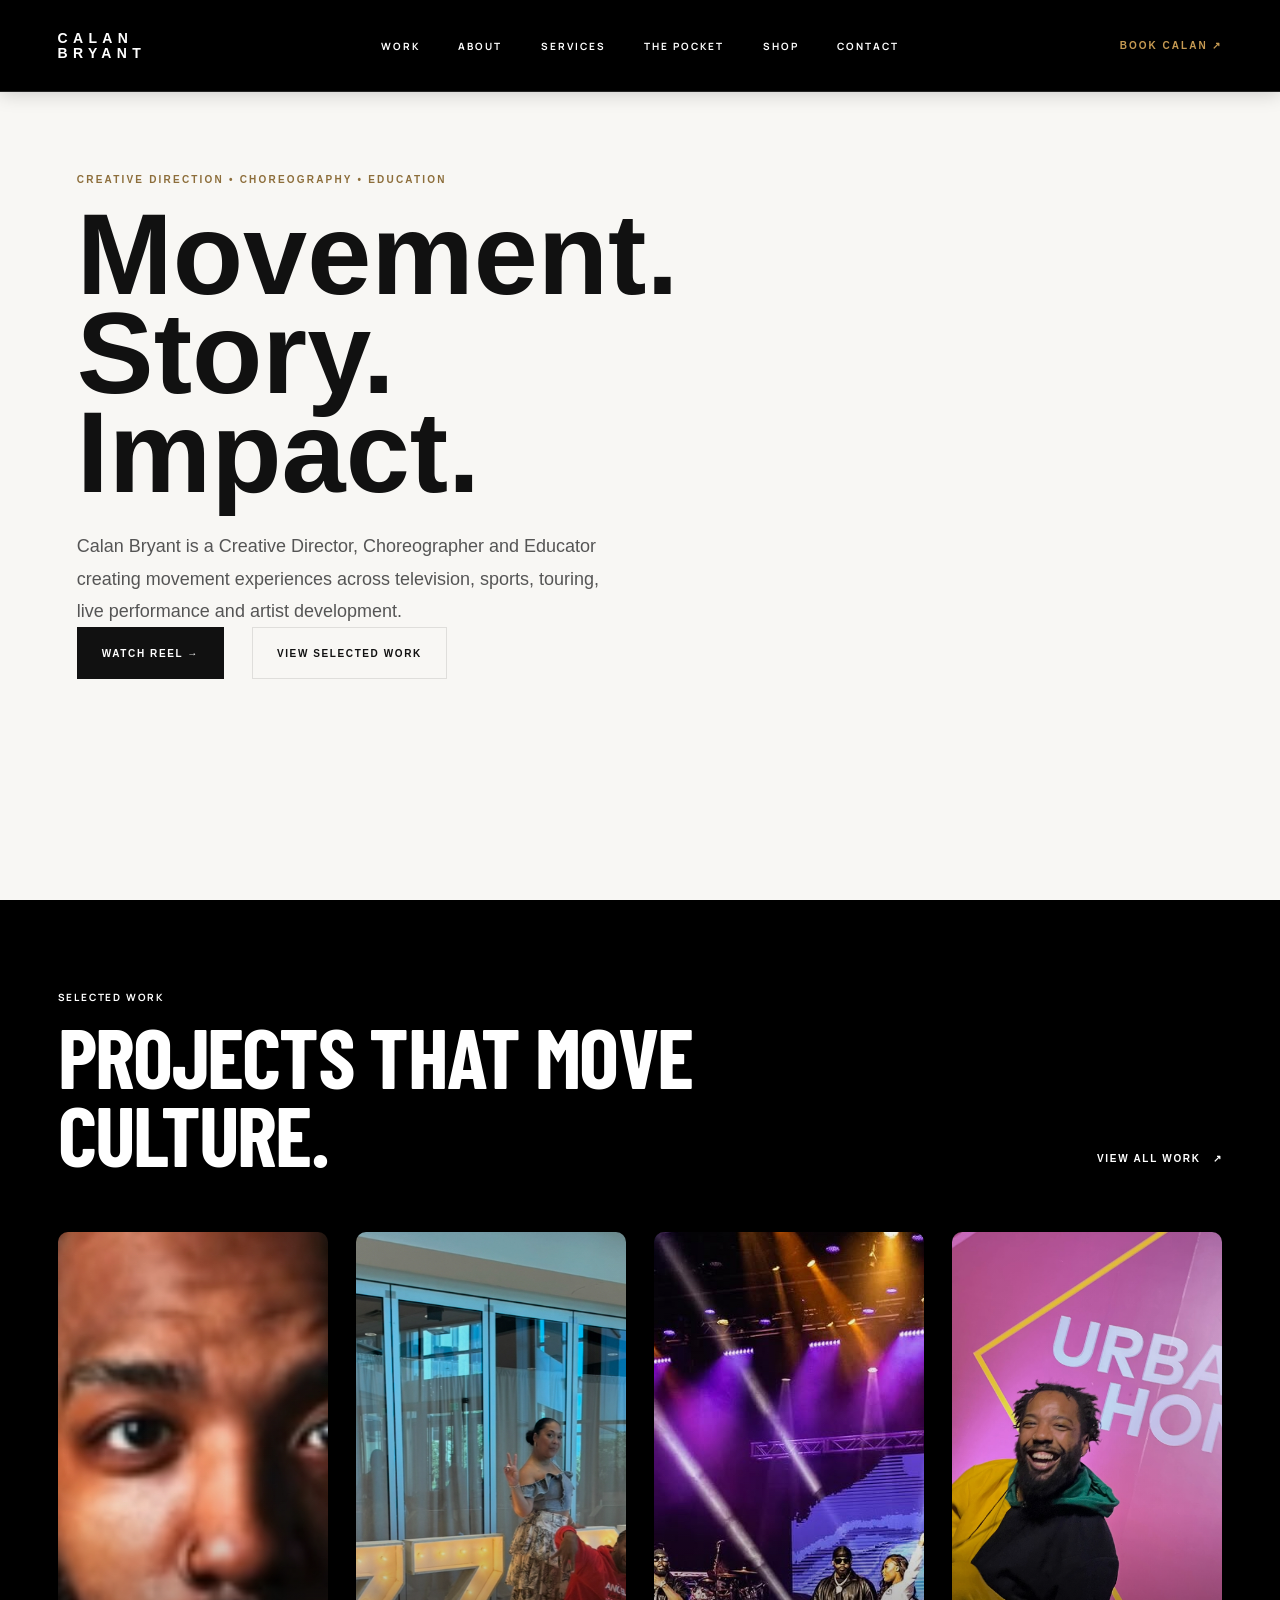
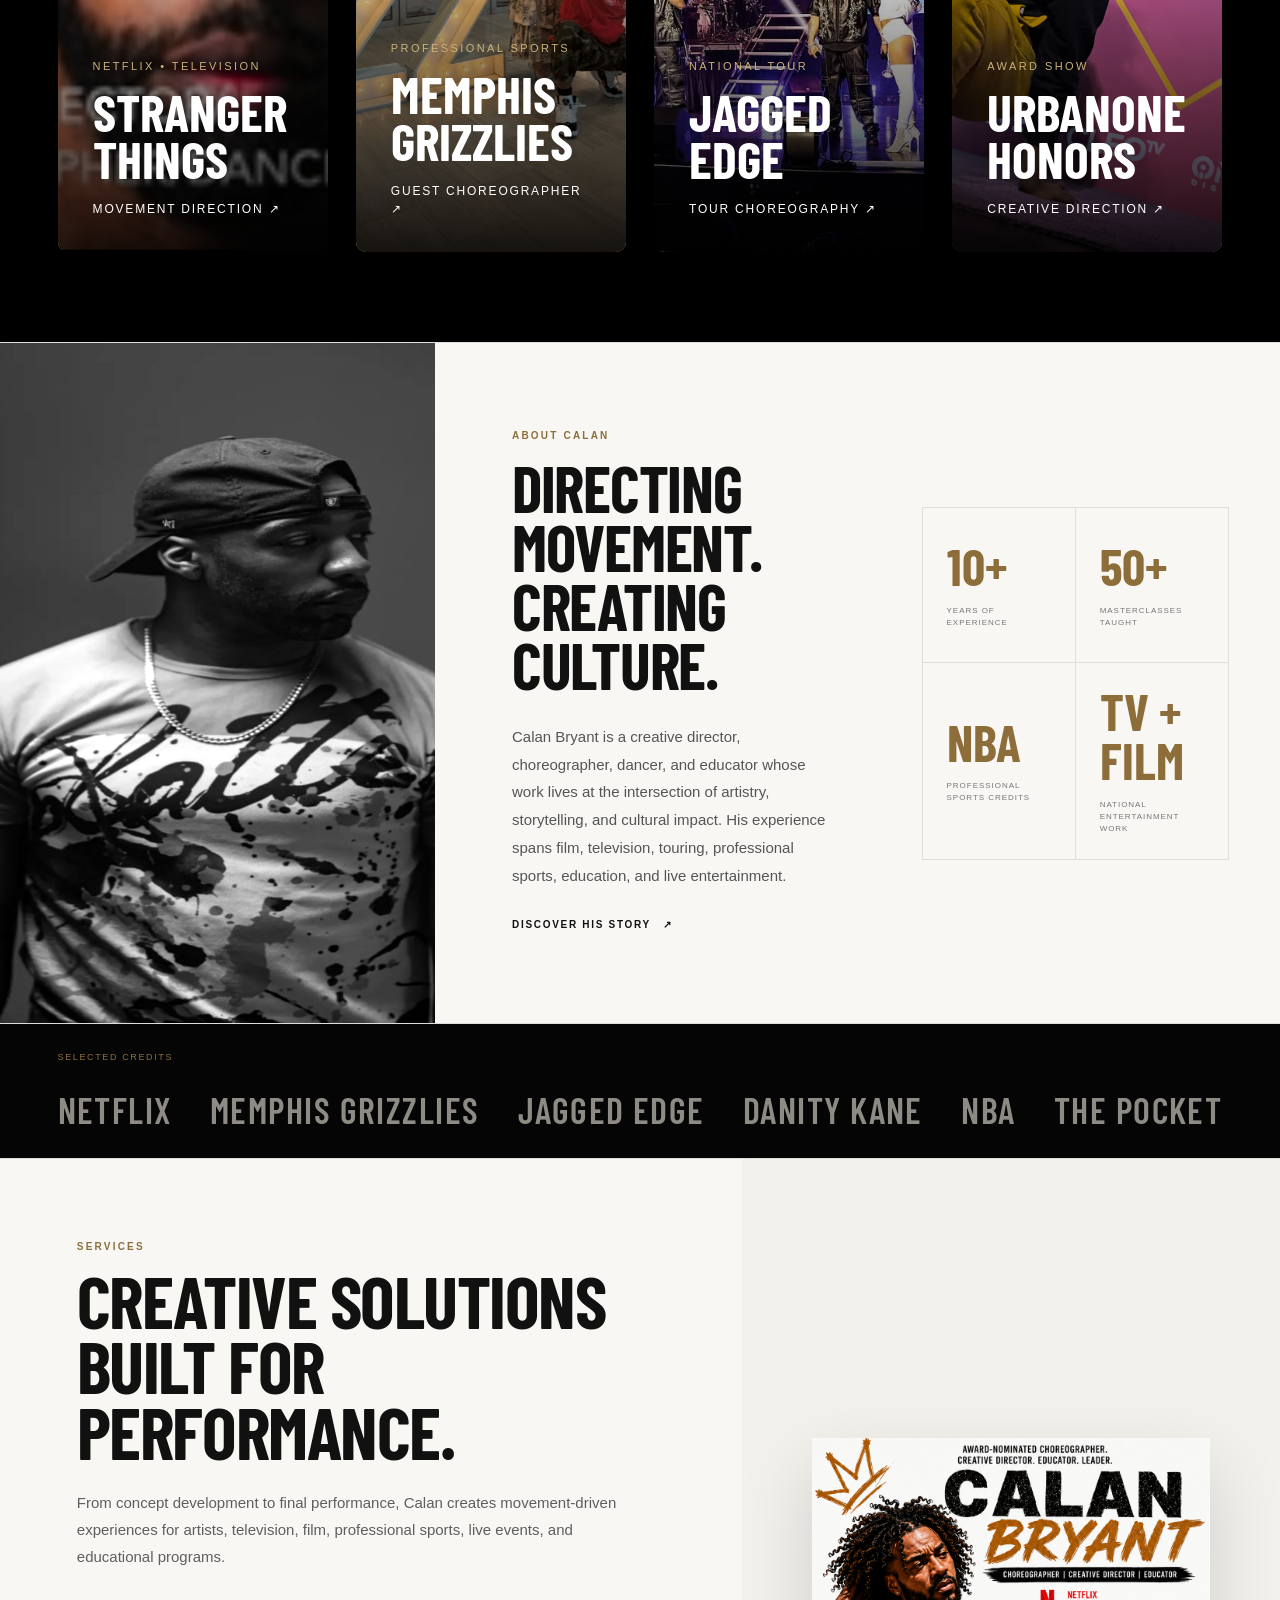
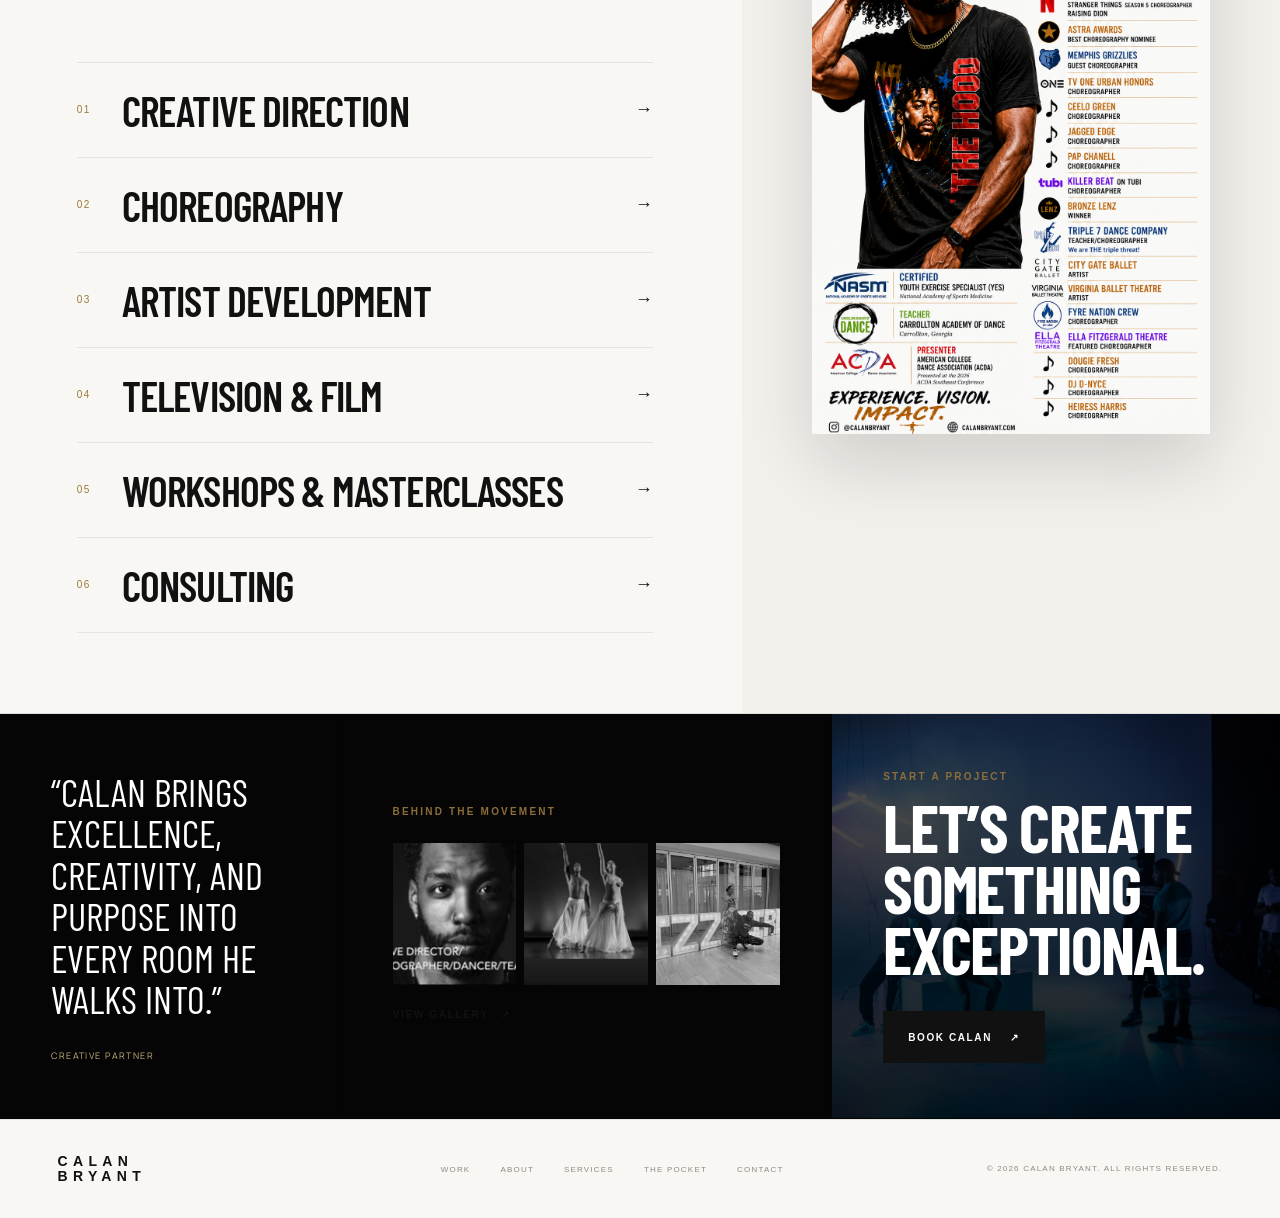
<file: index.html>
<!DOCTYPE html>
<html lang="en">
<head>
  <meta charset="UTF-8" />
  <meta name="viewport" content="width=device-width, initial-scale=1.0" />
  <title>Calan Bryant | Creative Director & Choreographer</title>
  <meta name="description" content="Calan Bryant is a creative director, choreographer, educator, and founder of The Pocket Dance Conference." />
  <link rel="preconnect" href="https://fonts.googleapis.com">
  <link rel="preconnect" href="https://fonts.gstatic.com" crossorigin>
  <link href="https://fonts.googleapis.com/css2?family=Barlow+Condensed:wght@400;500;600;700;800&family=Manrope:wght@400;500;600;700&display=swap" rel="stylesheet">
  <link rel="stylesheet" href="style.css" />
</head>

<body class="cb-home">
  <header class="cb-header">
    <a class="cb-wordmark" href="index.html" aria-label="Calan Bryant home">
      <span>CALAN</span>
      <span>BRYANT</span>
    </a>

    <nav class="cb-nav" aria-label="Primary navigation">
      <a href="media.html">Work</a>
      <a href="about.html">About</a>
      <a href="services.html">Services</a>
      <a href="pocket.html">The Pocket</a>
      <a href="shop.html">Shop</a>
      <a href="contact.html">Contact</a>
    </nav>

    <a class="cb-book-link" href="contact.html">Book Calan <span>↗</span></a>
  </header>

  <main>
   <section class="cb-hero" aria-label="Introduction">

    <div class="cb-hero-copy">

        <p class="cb-kicker">
            Creative Direction • Choreography • Education
        </p>

        <h1>
            <span>Movement.</span>
            <span>Story.</span>
            <span>Impact.</span>
        </h1>

        <p class="cb-hero-description">
            Calan Bryant is a Creative Director, Choreographer and Educator creating movement experiences across television, sports, touring, live performance and artist development.
        </p>

        <div class="cb-hero-actions">

            <a class="cb-btn cb-btn-solid" href="media.html">
                Watch Reel →
            </a>

            <a class="cb-btn cb-btn-outline" href="#selected-work">
                View Selected Work
            </a>

        </div>

    </div>

    <div class="cb-hero-media">

        <video autoplay muted loop playsinline>
            <source src="images/whitestudioimprov.mp4" type="video/mp4">
        </video>

    </div>

</section>

    <section class="cb-work" id="selected-work">
      <div class="cb-section-heading cb-section-heading-row">
        <div>
        <p class="cb-kicker cb-work-kicker">Selected Work</p>

<h2 class="cb-work-title">
  Projects that move culture.
</h2>
        </div>
        <a class="cb-text-link" href="media.html">View all work <span>↗</span></a>
      </div>
<div class="cb-project-grid">

    <!-- Stranger Things -->
    <a class="cb-project" href="media.html">

        <img src="images/reel-thumbnail.jpg"
             alt="Stranger Things Project">

        <div class="cb-project-overlay"></div>

        <div class="cb-project-copy">
            <p>Netflix • Television</p>

            <h3>Stranger Things</h3>

            <span>Movement Direction ↗</span>
        </div>

    </a>

         <!-- Memphis Grizzlies -->
    <a class="cb-project" href="media.html">

        <img src="images/masterclass-thumbnail.jpg"
             alt="Memphis Grizzlies">

        <div class="cb-project-overlay"></div>

        <div class="cb-project-copy">
            <p>Professional Sports</p>

            <h3>Memphis Grizzlies</h3>

            <span>Guest Choreographer ↗</span>
        </div>

    </a>

        <!-- Jagged Edge -->
    <a class="cb-project" href="media.html">

        <img src="images/jethumbnail.jpg"
             alt="Jagged Edge Tour">

        <div class="cb-project-overlay"></div>

        <div class="cb-project-copy">
            <p>National Tour</p>

            <h3>Jagged Edge</h3>

            <span>Tour Choreography ↗</span>
        </div>

    </a>
   <!-- UrbanOne Honors -->
    <a class="cb-project" href="media.html">

        <img src="images/urbanhonors.JPG"
             alt="UrbanOne Honors">

        <div class="cb-project-overlay"></div>

        <div class="cb-project-copy">
            <p>Award Show</p>

            <h3>UrbanOne Honors</h3>

            <span>Creative Direction ↗</span>
        </div>

    </a>
</div>
</section>

    <section class="cb-about-feature">

  <div class="cb-about-image">
    <img src="images/calan1.jpg" alt="Calan Bryant portrait" />
  </div>

  <div class="cb-about-copy">
    <p class="cb-kicker">About Calan</p>

    <h2>
      Directing movement.<br>
      Creating culture.
    </h2>

    <p class="cb-about-description">
      Calan Bryant is a creative director, choreographer, dancer, and educator
      whose work lives at the intersection of artistry, storytelling, and
      cultural impact. His experience spans film, television, touring,
      professional sports, education, and live entertainment.
    </p>

    <a class="cb-text-link" href="about.html">
      Discover his story <span>↗</span>
    </a>
  </div>

  <div class="cb-stat-grid">
    <div>
      <strong>10+</strong>
      <span>Years of experience</span>
    </div>

    <div>
      <strong>50+</strong>
      <span>Masterclasses taught</span>
    </div>

    <div>
      <strong>NBA</strong>
      <span>Professional sports credits</span>
    </div>

    <div>
      <strong>TV + FILM</strong>
      <span>National entertainment work</span>
    </div>
  </div>

</section>

    <section class="cb-credits" aria-label="Selected clients and credits">
      <p>Selected credits</p>
      <div class="cb-credit-track">
        <span>NETFLIX</span>
        <span>MEMPHIS GRIZZLIES</span>
        <span>JAGGED EDGE</span>
        <span>DANITY KANE</span>
        <span>NBA</span>
        <span>THE POCKET</span>
      </div>
    </section>

    <section class="cb-services">

  <div class="cb-services-list">

    <p class="cb-kicker">Services</p>

    <h2>Creative solutions built for performance.</h2>

    <p class="cb-services-intro">
      From concept development to final performance, Calan creates
      movement-driven experiences for artists, television, film,
      professional sports, live events, and educational programs.
    </p>

   <div class="cb-services-links">

    <a href="services.html">
        <span>01</span>
        <strong>Creative Direction</strong>
        <i>→</i>
    </a>

    <a href="services.html">
        <span>02</span>
        <strong>Choreography</strong>
        <i>→</i>
    </a>

    <a href="services.html">
        <span>03</span>
        <strong>Artist Development</strong>
        <i>→</i>
    </a>

    <a href="services.html">
        <span>04</span>
        <strong>Television & Film</strong>
        <i>→</i>
    </a>

    <a href="services.html">
        <span>05</span>
        <strong>Workshops & Masterclasses</strong>
        <i>→</i>
    </a>

    <a href="services.html">
        <span>06</span>
        <strong>Consulting</strong>
        <i>→</i>
    </a>

</div>


  </div>

  <div class="cb-services-image">

    <div class="cb-services-image-frame">
      <img src="images/calanbryantflyer.jpg" alt="Calan Bryant creative credits" />
    </div>

  </div>

</section>

   <!-- home page blank section --> 

    <section class="cb-editorial-row">
      <blockquote>
        “Calan brings excellence, creativity, and purpose into every room he walks into.”
        <cite>Creative Partner</cite>
      </blockquote>

      <div class="cb-gallery-preview">
        <p class="cb-kicker">Behind the Movement</p>
        <div class="cb-mini-gallery">
          <img src="images/reel-thumbnail.jpg" alt="Performance preview" />
          <img src="images/performance-thumbnail.jpg" alt="Live performance preview" />
          <img src="images/masterclass-thumbnail.jpg" alt="Masterclass preview" />
        </div>
        <a class="cb-text-link" href="media.html">View gallery <span>↗</span></a>
      </div>

      <div class="cb-final-cta">
        <p class="cb-kicker">Start a Project</p>
        <h2>Let’s create something exceptional.</h2>
        <a class="cb-btn cb-btn-solid" href="contact.html">Book Calan <span>↗</span></a>
      </div>
    </section>
  </main>

  <footer class="cb-footer">
    <a class="cb-wordmark" href="index.html"><span>CALAN</span><span>BRYANT</span></a>
    <nav aria-label="Footer navigation">
      <a href="media.html">Work</a>
      <a href="about.html">About</a>
      <a href="services.html">Services</a>
      <a href="pocket.html">The Pocket</a>
      <a href="contact.html">Contact</a>
    </nav>
    <p>© 2026 Calan Bryant. All rights reserved.</p>
  </footer>
</body>
</html>
</file>
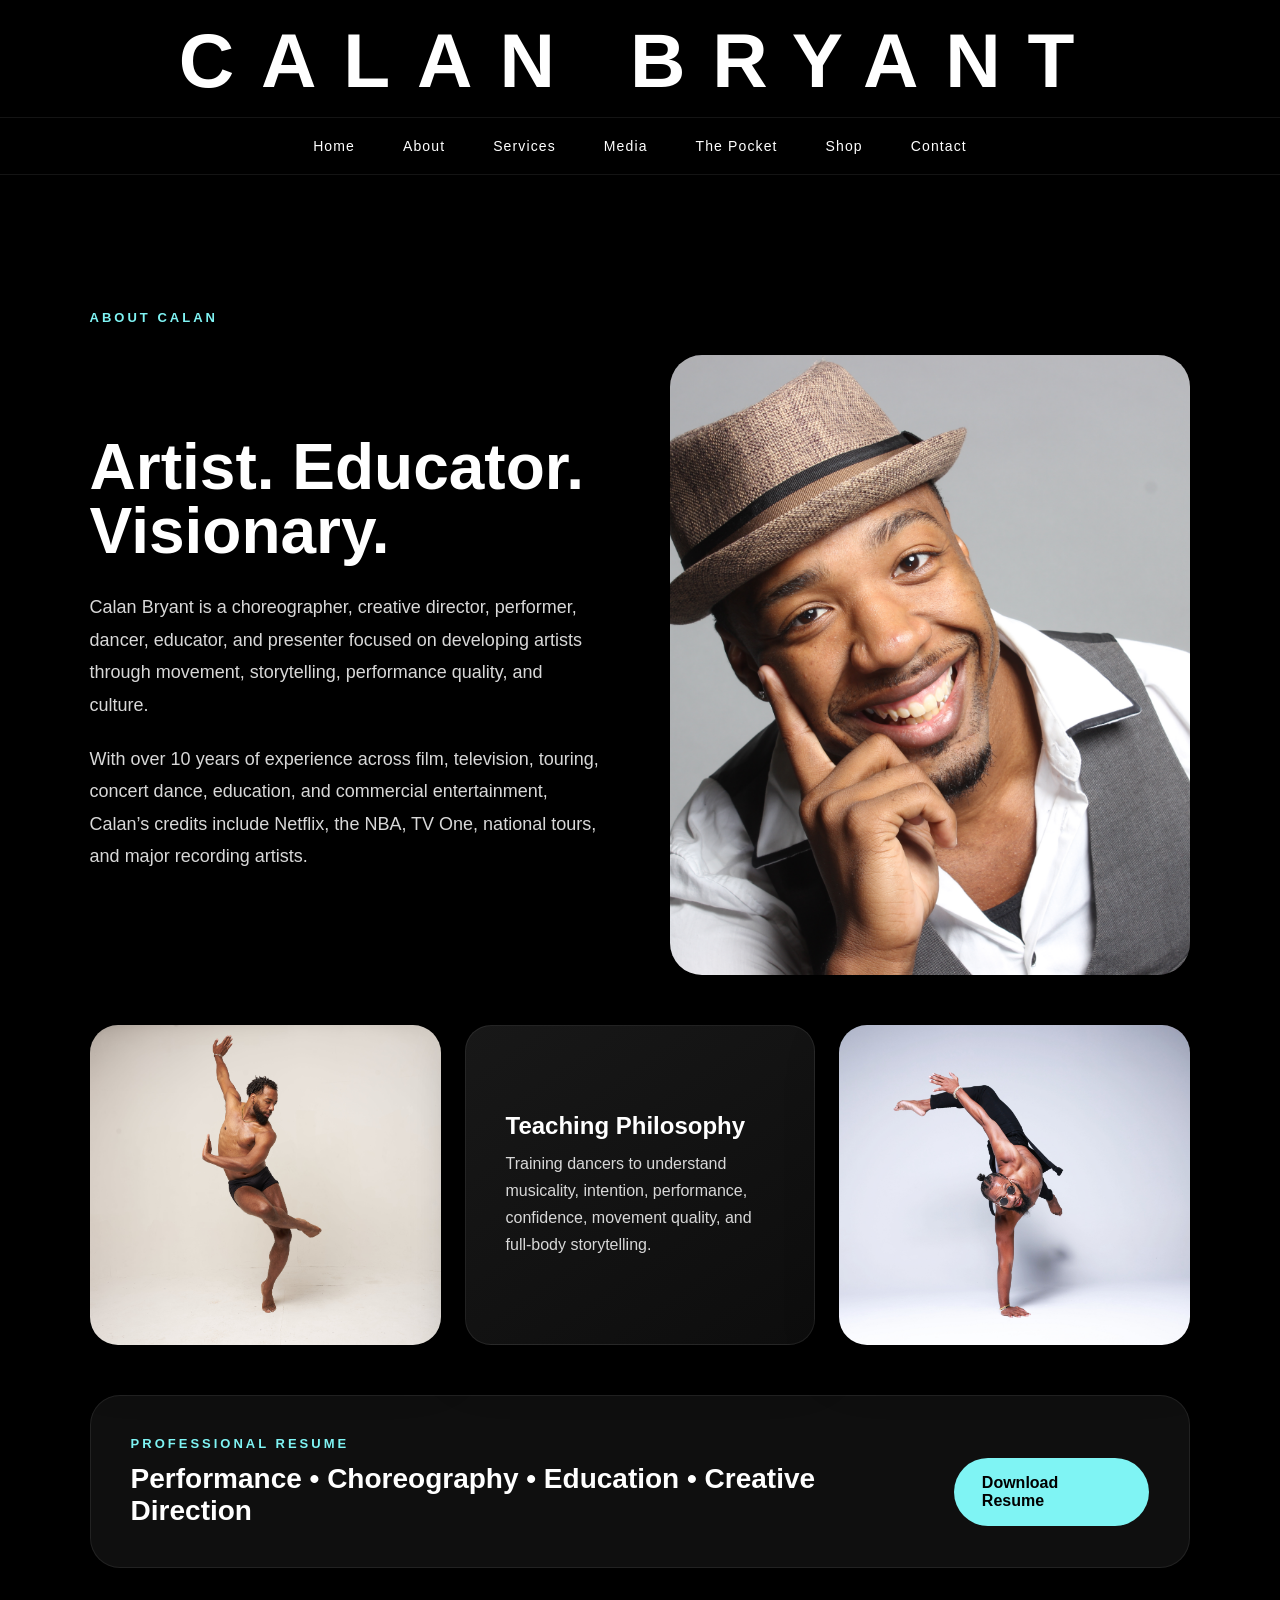
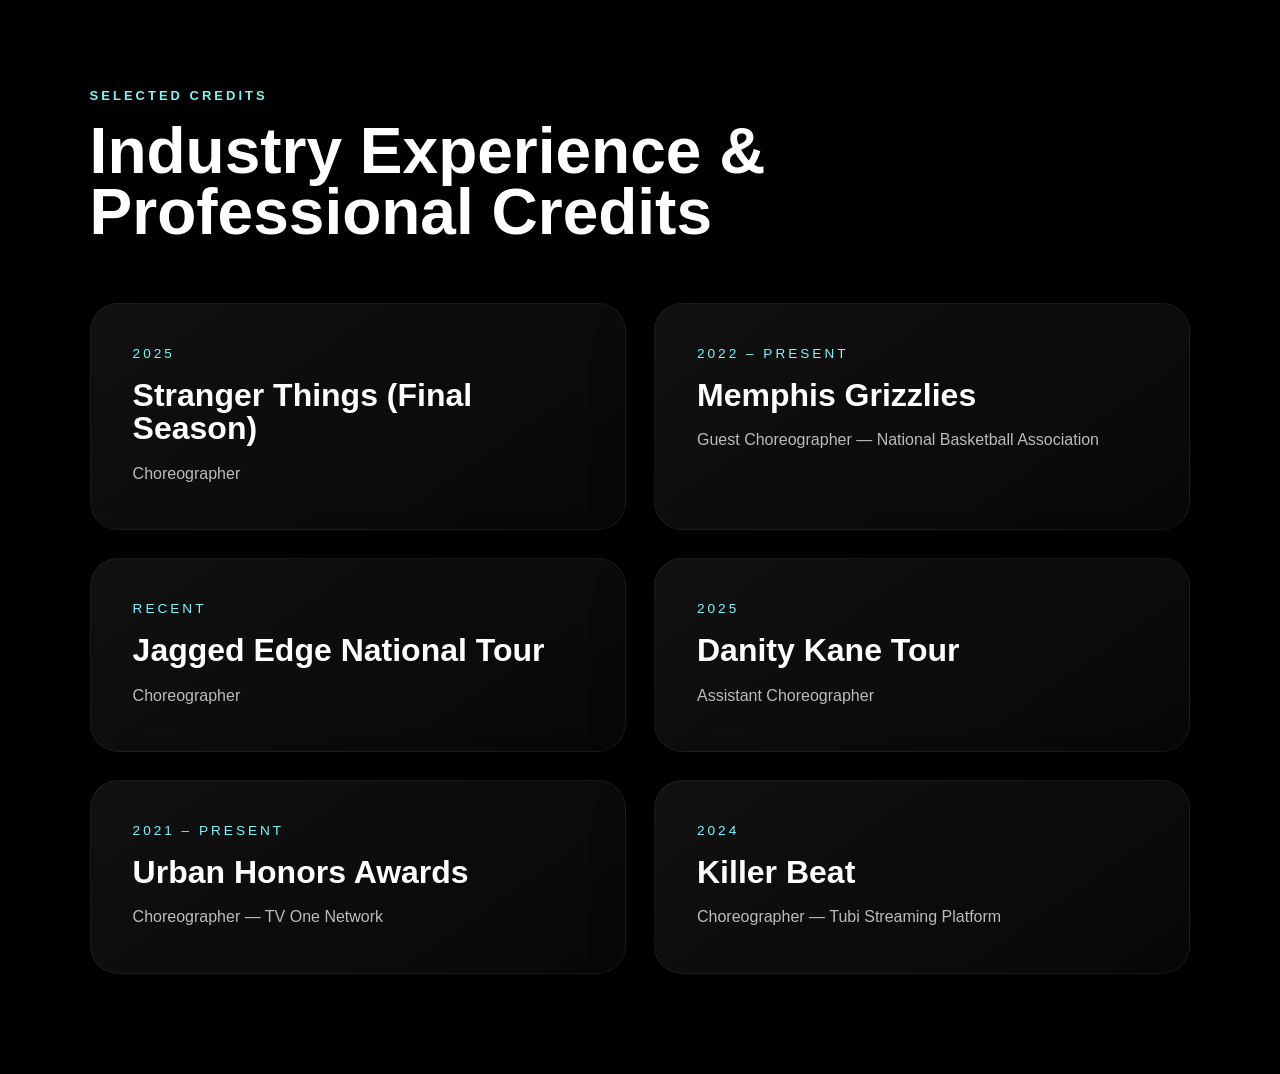
<file: about.html>
<!DOCTYPE html>
<html lang="en">
<head>
    <meta name="viewport" content="width=device-width, initial-scale=1.0">
  <meta charset="UTF-8">
  <meta name="viewport" content="width=device-width, initial-scale=1.0">
  <title>About | Calan Bryant</title>

  <link rel="stylesheet" href="style.css">
</head>

<body>

<header class="site-header">

  <!-- TOP BRAND BAR -->
  <div class="top-name-bar">

    <h1 class="top-name">
      CALAN BRYANT
    </h1>

  </div>

  <!-- NAVIGATION -->
  <nav class="main-nav">

    <a href="index.html">Home</a>
    <a href="about.html">About</a>
    <a href="services.html">Services</a>
    <a href="media.html">Media</a>
    <a href="pocket.html">The Pocket</a>
    <a href="shop.html">Shop</a>
    <a href="contact.html">Contact</a>

  </nav>

</header>

<section id="about" class="about-section">

  <div class="eyebrow">
    ABOUT CALAN
  </div>

  <!-- TOP LAYOUT -->

  <div class="mosaic-top">

    <!-- LEFT CONTENT -->

    <div class="about-content">

      <h2>
        Artist. Educator.<br>
        Visionary.
      </h2>

      <p>
        Calan Bryant is a choreographer, creative director,
        performer, dancer, educator, and presenter focused on
        developing artists through movement, storytelling,
        performance quality, and culture.
      </p>

      <p>
        With over 10 years of experience across film,
        television, touring, concert dance, education,
        and commercial entertainment, Calan’s credits
        include Netflix, the NBA, TV One, national tours,
        and major recording artists.
      </p>

    </div>

    <!-- FEATURE IMAGE -->

    <div class="feature-image">

      <img
        src="images/About.jpg"
        alt="Calan Bryant"
      >

    </div>

  </div>

  <!-- BOTTOM MOSAIC -->

  <div class="mosaic-bottom">

    <!-- LEFT IMAGE -->

    <div class="small-image">

      <img
        src="images/about2.JPG"
        alt="Calan Bryant Dance"
      >

    </div>

    <!-- TEACHING CARD -->

    <div class="card philosophy-card">

      <h3>
        Teaching Philosophy
      </h3>

      <p>
        Training dancers to understand musicality,
        intention, performance, confidence,
        movement quality, and full-body storytelling.
      </p>

    </div>

    <!-- RIGHT IMAGE -->

    <div class="small-image">

      <img
        src="images/about3.jpg"
        alt="Calan Bryant Performance"
      >

    </div>

  </div>

  <!-- RESUME BANNER -->

  <div class="resume-banner">

    <div>

      <div class="eyebrow">
        PROFESSIONAL RESUME
      </div>

      <h3>
        Performance • Choreography • Education • Creative Direction
      </h3>

    </div>

    <a
      href="assets/Calan_Bryant_Resume.pdf"
      target="_blank"
      class="btn primary"
    >
      Download Resume
    </a>

  </div>

  <!-- CREDITS SECTION -->

  <div class="credits-section">

    <div class="eyebrow">
      SELECTED CREDITS
    </div>

    <h2>
      Industry Experience & Professional Credits
    </h2>

    <div class="credits-grid">

      <div class="credit-card">

        <span>2025</span>

        <h3>
          Stranger Things (Final Season)
        </h3>

        <p>
          Choreographer
        </p>

      </div>

      <div class="credit-card">

        <span>2022 – Present</span>

        <h3>
          Memphis Grizzlies
        </h3>

        <p>
          Guest Choreographer — National Basketball Association
        </p>

      </div>

      <div class="credit-card">

        <span>Recent</span>

        <h3>
          Jagged Edge National Tour
        </h3>

        <p>
          Choreographer
        </p>

      </div>

      <div class="credit-card">

        <span>2025</span>

        <h3>
          Danity Kane Tour
        </h3>

        <p>
          Assistant Choreographer
        </p>

      </div>

      <div class="credit-card">

        <span>2021 – Present</span>

        <h3>
          Urban Honors Awards
        </h3>

        <p>
          Choreographer — TV One Network
        </p>

      </div>

      <div class="credit-card">

        <span>2024</span>

        <h3>
          Killer Beat
        </h3>

        <p>
          Choreographer — Tubi Streaming Platform
        </p>

      </div>

    </div>

  </div>

</section>

</body>
</html>
</file>
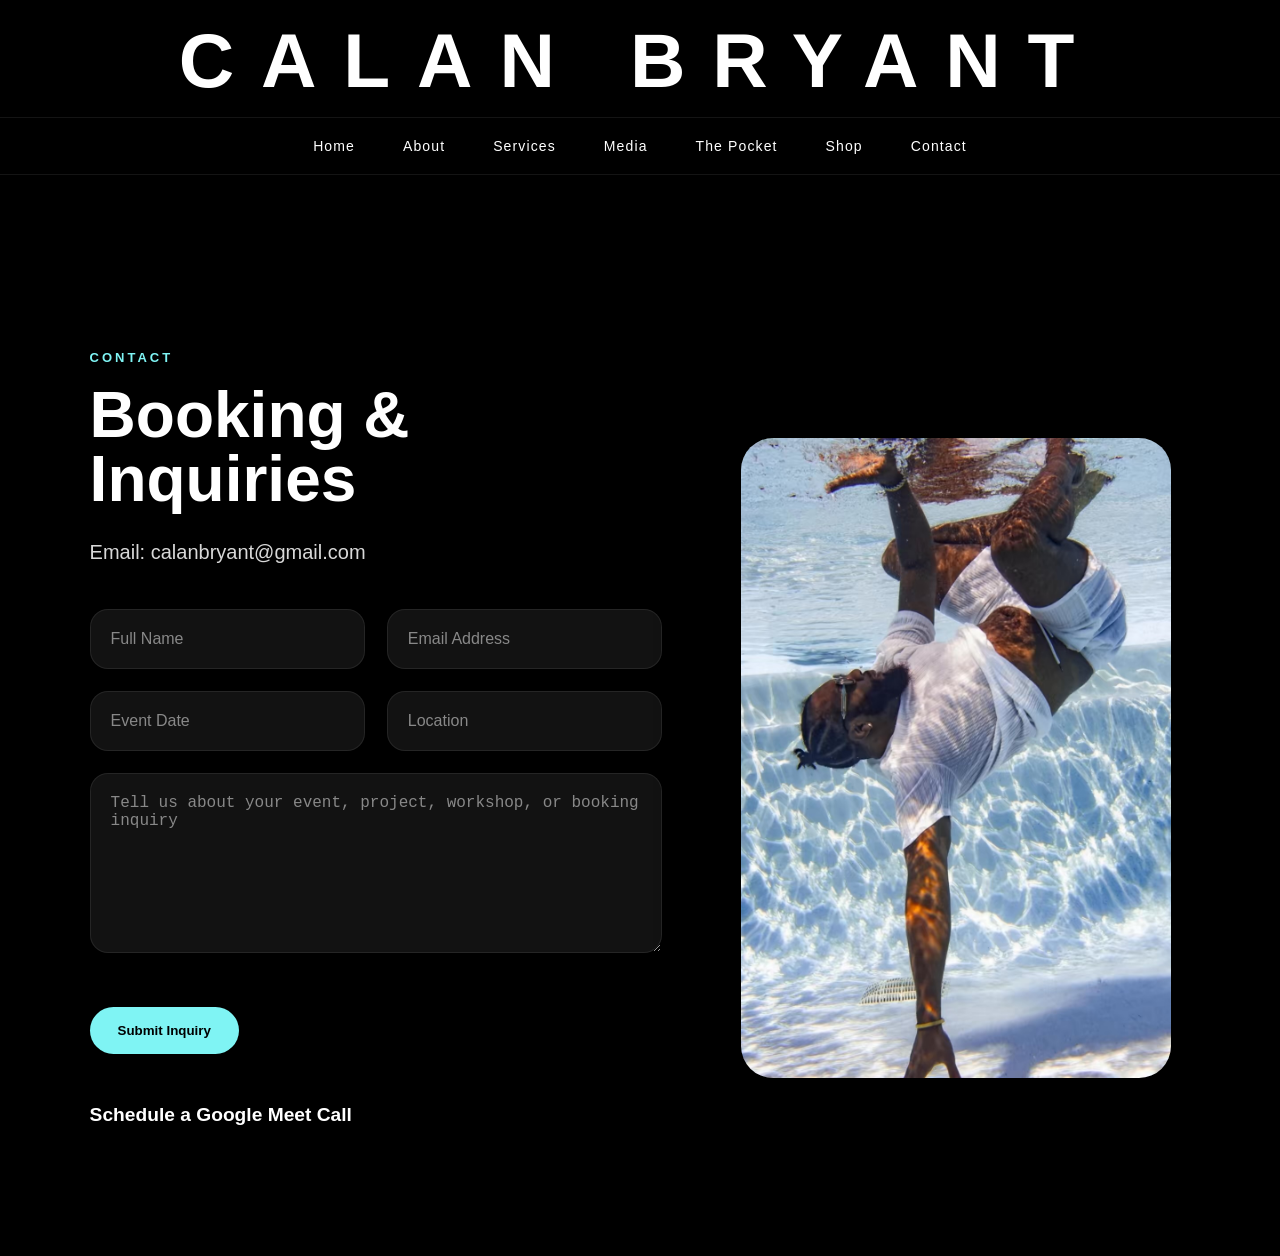
<file: contact.html>
<!DOCTYPE html>
<html lang="en">
<head>

  <meta charset="UTF-8">
  <meta name="viewport" content="width=device-width, initial-scale=1.0">

  <title>Contact | Calan Bryant</title>

  <link rel="stylesheet" href="style.css">

  <!-- Google Calendar Scheduler Styles -->
  <link
    href="https://calendar.google.com/calendar/scheduling-button-script.css"
    rel="stylesheet">

</head>

<body>

<header class="site-header">

  <div class="top-name-bar">
    <h1 class="top-name">
      CALAN BRYANT
    </h1>
  </div>

  <nav class="main-nav">
    <a href="index.html">Home</a>
    <a href="about.html">About</a>
    <a href="services.html">Services</a>
    <a href="media.html">Media</a>
    <a href="pocket.html">The Pocket</a>
    <a href="shop.html">Shop</a>
    <a href="contact.html">Contact</a>
  </nav>

</header>

<section id="contact" class="contact-section">

  <div class="contact-layout">

    <div class="contact-content">

      <div class="eyebrow contact-eyebrow">
        CONTACT
      </div>

      <h2>
        Booking & Inquiries
      </h2>

      <p class="contact-text">
        Email: calanbryant@gmail.com
      </p>

      <form
        class="contact-form"
        action="https://formspree.io/f/xykobvgg"
        method="POST"
      >

        <div class="form-grid">

          <input
            type="text"
            name="name"
            placeholder="Full Name"
            required
          >

          <input
            type="email"
            name="email"
            placeholder="Email Address"
            required
          >

          <input
            type="text"
            name="event_date"
            placeholder="Event Date"
          >

          <input
            type="text"
            name="location"
            placeholder="Location"
          >

        </div>

        <textarea
          name="details"
          placeholder="Tell us about your event, project, workshop, or booking inquiry"
          required
        ></textarea>

        <input
          type="hidden"
          name="_next"
          value="https://taylorduncan.github.io/calanbryant.github.io/contact.html"
        >

        <button
          class="btn primary"
          type="submit"
        >
          Submit Inquiry
        </button>

      </form>

      <div class="scheduler-section">

        <h3 class="scheduler-title">
          Schedule a Google Meet Call
        </h3>

        <div id="google-calendar-button"></div>

      </div>

    </div>

    <div class="contact-image">
      <img src="images/contact.jpg" alt="Calan Bryant">
    </div>

  </div>

</section>

<script src="https://calendar.google.com/calendar/scheduling-button-script.js" async></script>

<script>
  window.addEventListener('load', function () {
    calendar.schedulingButton.load({
      url: 'https://calendar.google.com/calendar/appointments/schedules/AcZssZ0pjWABkuGHPcDHtqnVlY-n0fgnsasSelpl7PHiFsrFFQBj1CPD9ZDdzsRdy72a91Uy8iFkkeyX?gv=true',
      color: '#039BE5',
      label: 'Book a Google Meet Call',
      target: document.getElementById('google-calendar-button')
    });
  });
</script>

</body>
</html>
</file>
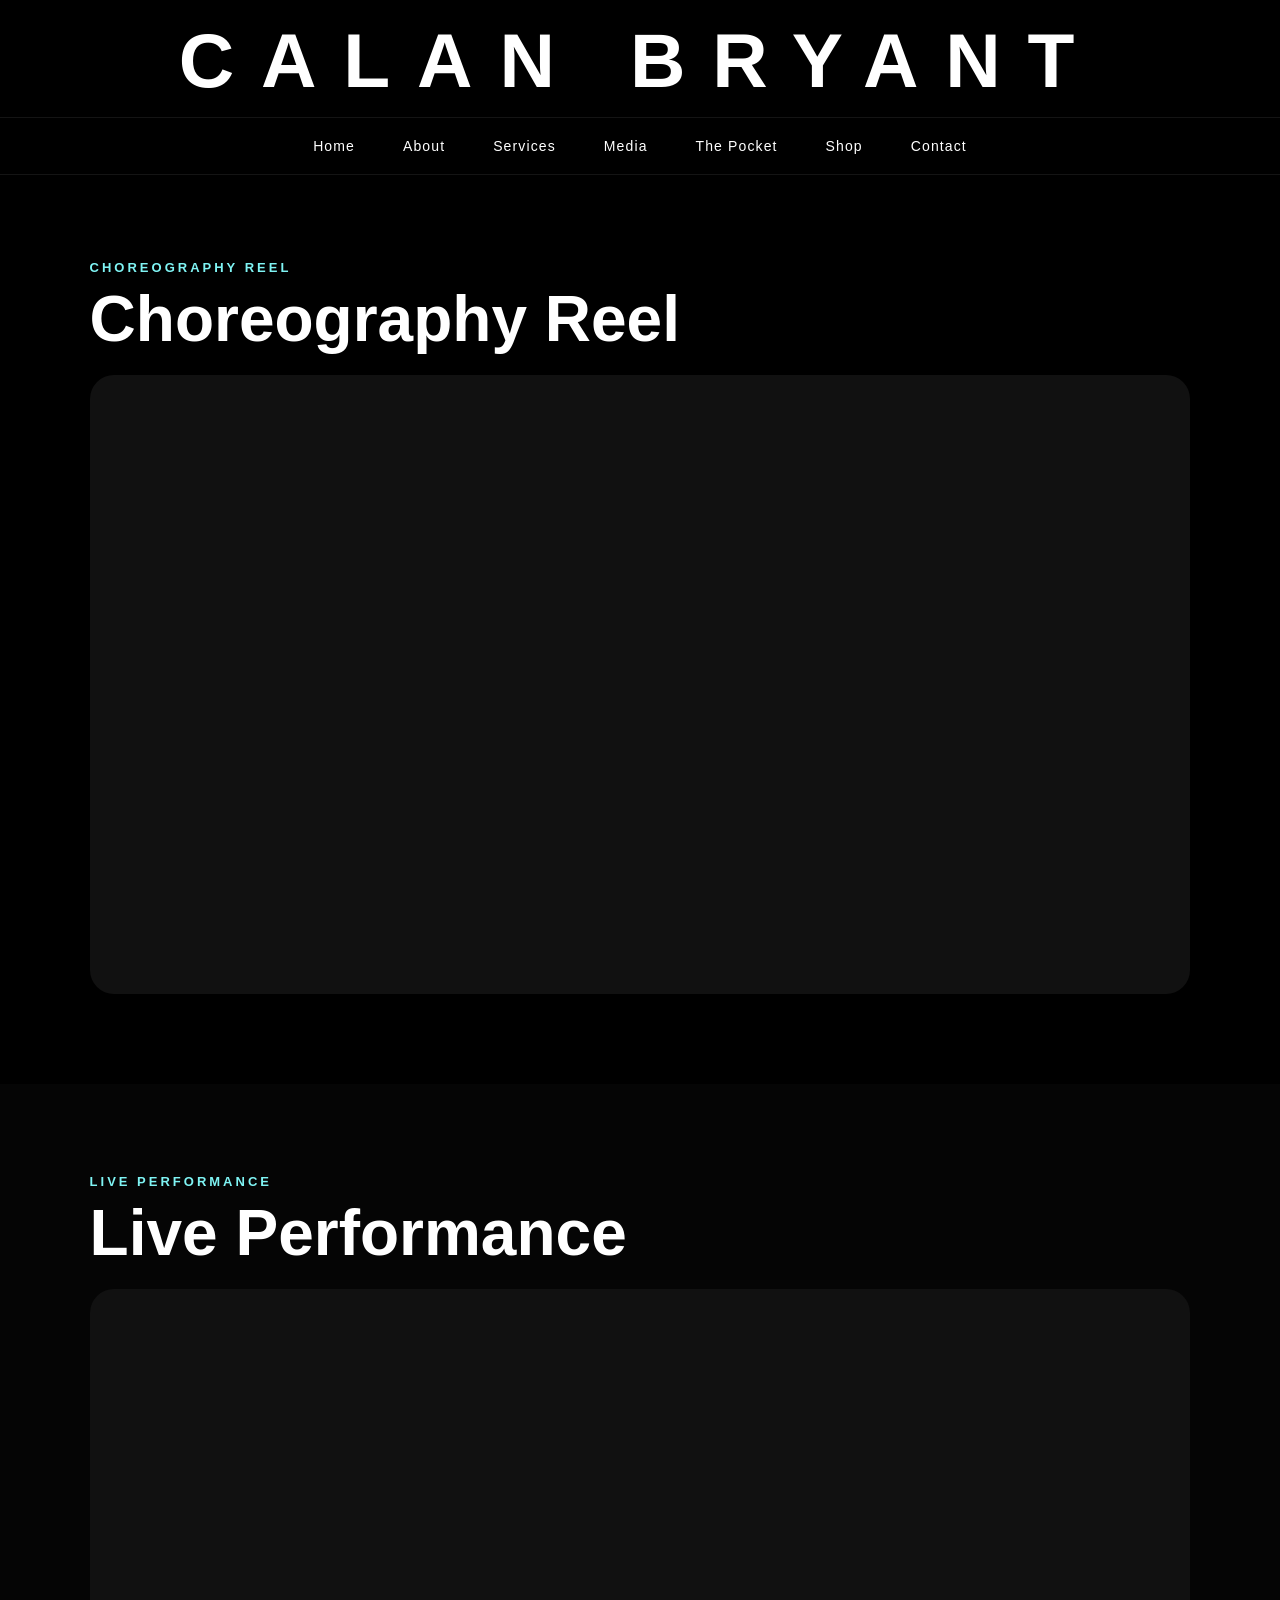
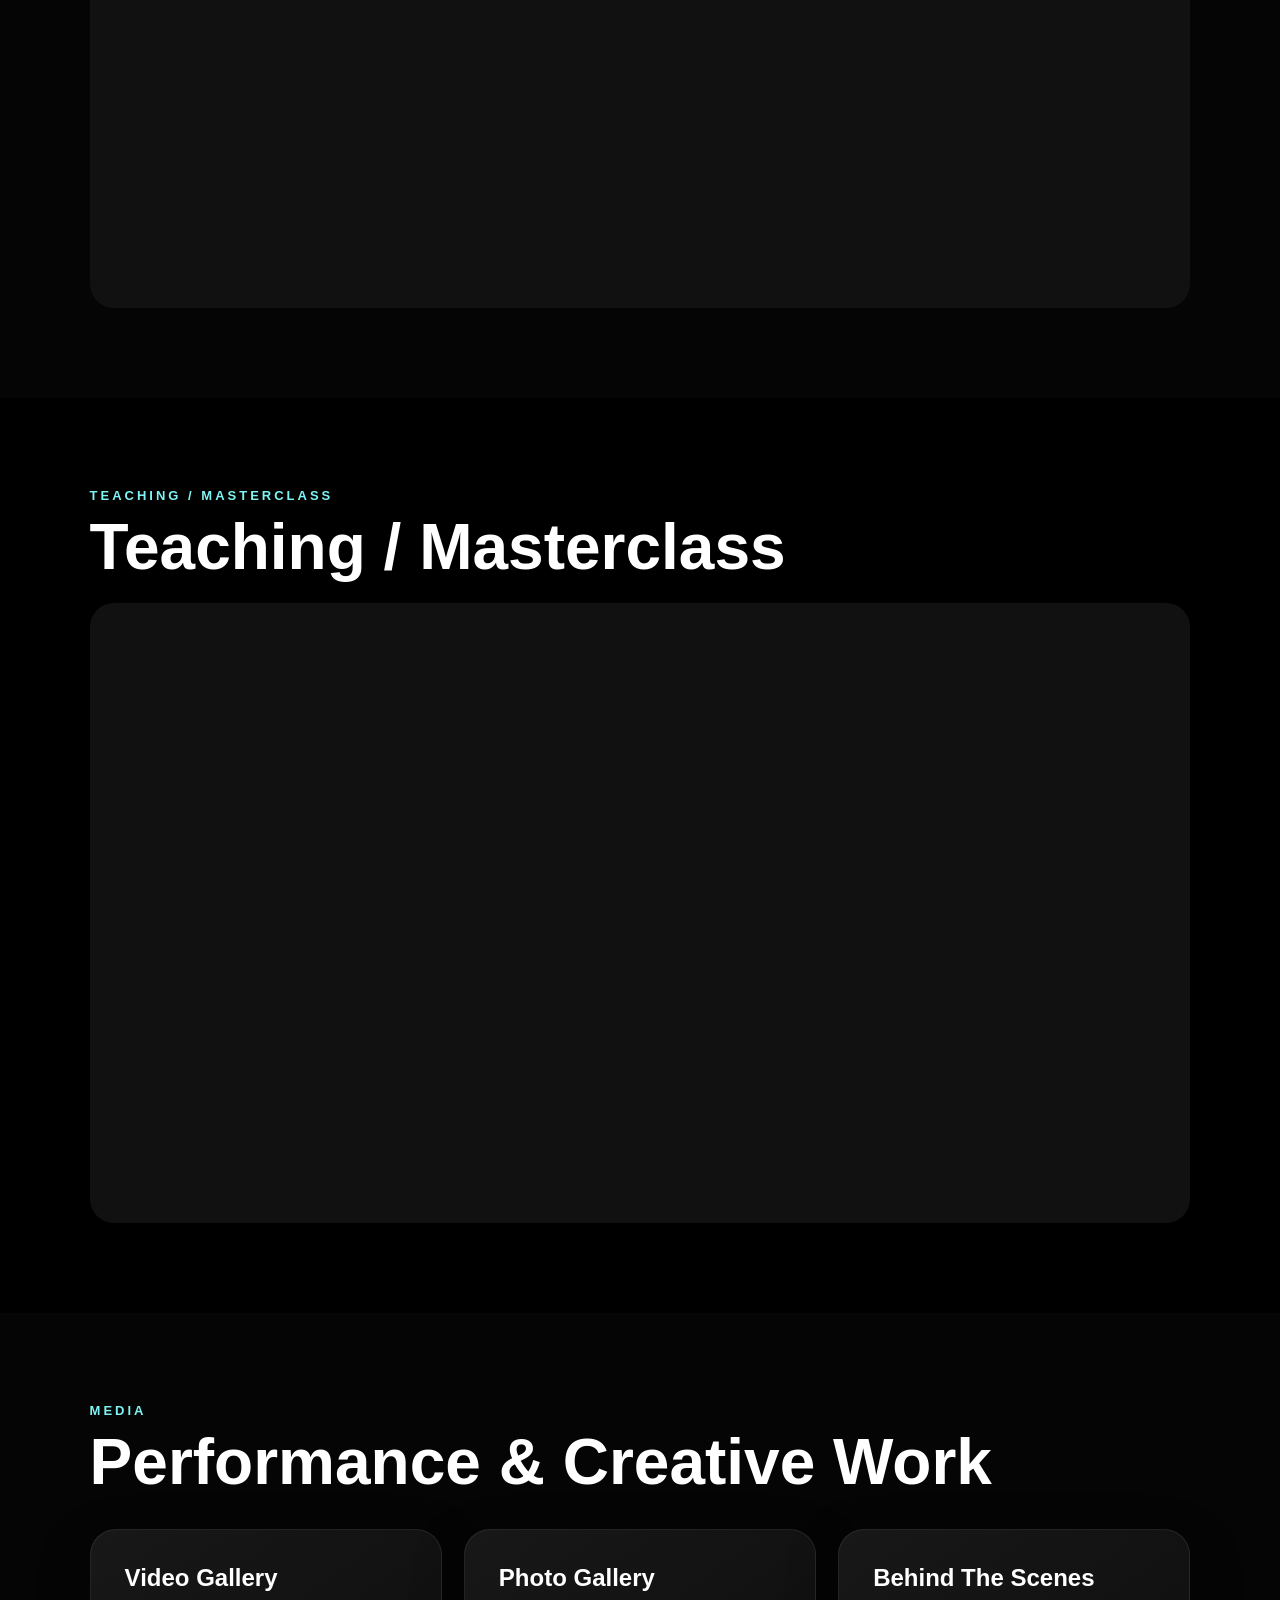
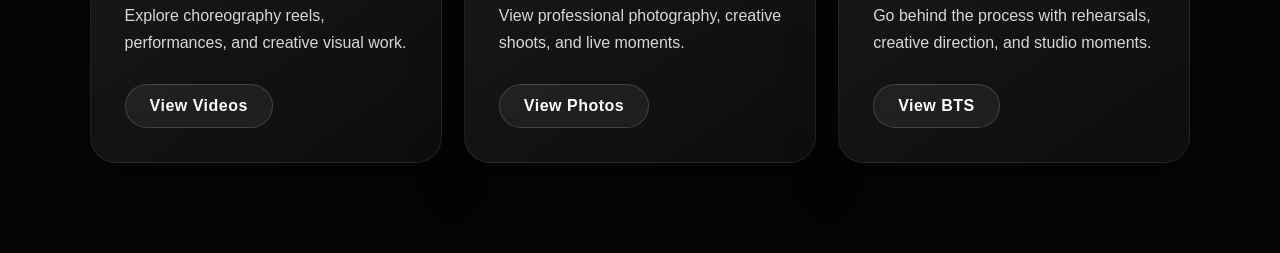
<file: media.html>
<!DOCTYPE html>
<html lang="en">

<head>
  <meta charset="UTF-8">
  <meta name="viewport" content="width=device-width, initial-scale=1.0">

  <title>Media | Calan Bryant</title>

  <link rel="stylesheet" href="style.css">
</head>

<body>

  <!-- HEADER -->
 <header class="site-header">

  <!-- TOP BRAND BAR -->
  <div class="top-name-bar">

    <h1 class="top-name">
      CALAN BRYANT
    </h1>

  </div>

  <!-- NAVIGATION -->
  <nav class="main-nav">

    <a href="index.html">Home</a>
    <a href="about.html">About</a>
    <a href="services.html">Services</a>
    <a href="media.html">Media</a>
    <a href="pocket.html">The Pocket</a>
    <a href="shop.html">Shop</a>
    <a href="contact.html">Contact</a>

  </nav>

</header>

  <!-- CHOREOGRAPHY REEL -->
  <section id="reel">

    <div class="eyebrow">
      Choreography Reel
    </div>

    <h2>
      Choreography Reel
    </h2>

    <div class="video-wrapper">

      <iframe
        src="https://drive.google.com/file/d/1MvBQdZOkwAPxzHlwiW0k1ixPSjOdx1pM/preview"
        allow="autoplay"
        allowfullscreen>
      </iframe>

    </div>

  </section>

  <!-- LIVE PERFORMANCE -->
  <section id="performance">

    <div class="eyebrow">
      Live Performance
    </div>

    <h2>
      Live Performance
    </h2>

    <div class="video-wrapper">

      <iframe
        src="https://drive.google.com/file/d/1V58hFLveYa8UYzX0I-ryrZM7pbJoMzLo/preview"
        allow="autoplay"
        allowfullscreen>
      </iframe>

    </div>

  </section>

  <!-- MASTERCLASS -->
  <section id="masterclass">

    <div class="eyebrow">
      Teaching / Masterclass
    </div>

    <h2>
      Teaching / Masterclass
    </h2>

    <div class="video-wrapper">

      <iframe
        src="https://drive.google.com/file/d/1beVvhj-pNsZTHbyvJX-bXgbibPt-g46m/preview"
        allow="autoplay"
        allowfullscreen>
      </iframe>

    </div>

  </section>

  <!-- MEDIA SECTION -->
  <section id="media">

    <div class="eyebrow">
      Media
    </div>

    <h2>
      Performance & Creative Work
    </h2>

    <div class="grid media-grid">

      <!-- VIDEO GALLERY -->
      <div class="card media-card">

        <h3>
          Video Gallery
        </h3>

        <p>
          Explore choreography reels, performances, and creative visual work.
        </p>

        <a
          href="https://drive.google.com/drive/folders/1YoqDpelQq-cz7XzhXUBUp4NIlrNU8FHf?usp=sharing"
          target="_blank"
          class="media-btn">

          View Videos

        </a>

      </div>

      <!-- PHOTO GALLERY -->
      <div class="card media-card">

        <h3>
          Photo Gallery
        </h3>

        <p>
          View professional photography, creative shoots, and live moments.
        </p>

        <a
          href="https://drive.google.com/drive/folders/1_DF57MXA3X3j3NvaHn6ENaMx2MD-YYdx?usp=sharing"
          target="_blank"
          class="media-btn">

          View Photos

        </a>

      </div>

      <!-- BEHIND THE SCENES -->
      <div class="card media-card">

        <h3>
          Behind The Scenes
        </h3>

        <p>
          Go behind the process with rehearsals, creative direction, and studio moments.
        </p>

        <a
          href="https://drive.google.com/drive/folders/1uDQ65daEvMb-o6QsFPYfhTUiQic_Nytc?usp=sharing"
          target="_blank"
          class="media-btn">

          View BTS

        </a>

      </div>

    </div>

  </section>

</body>

</html>
</file>
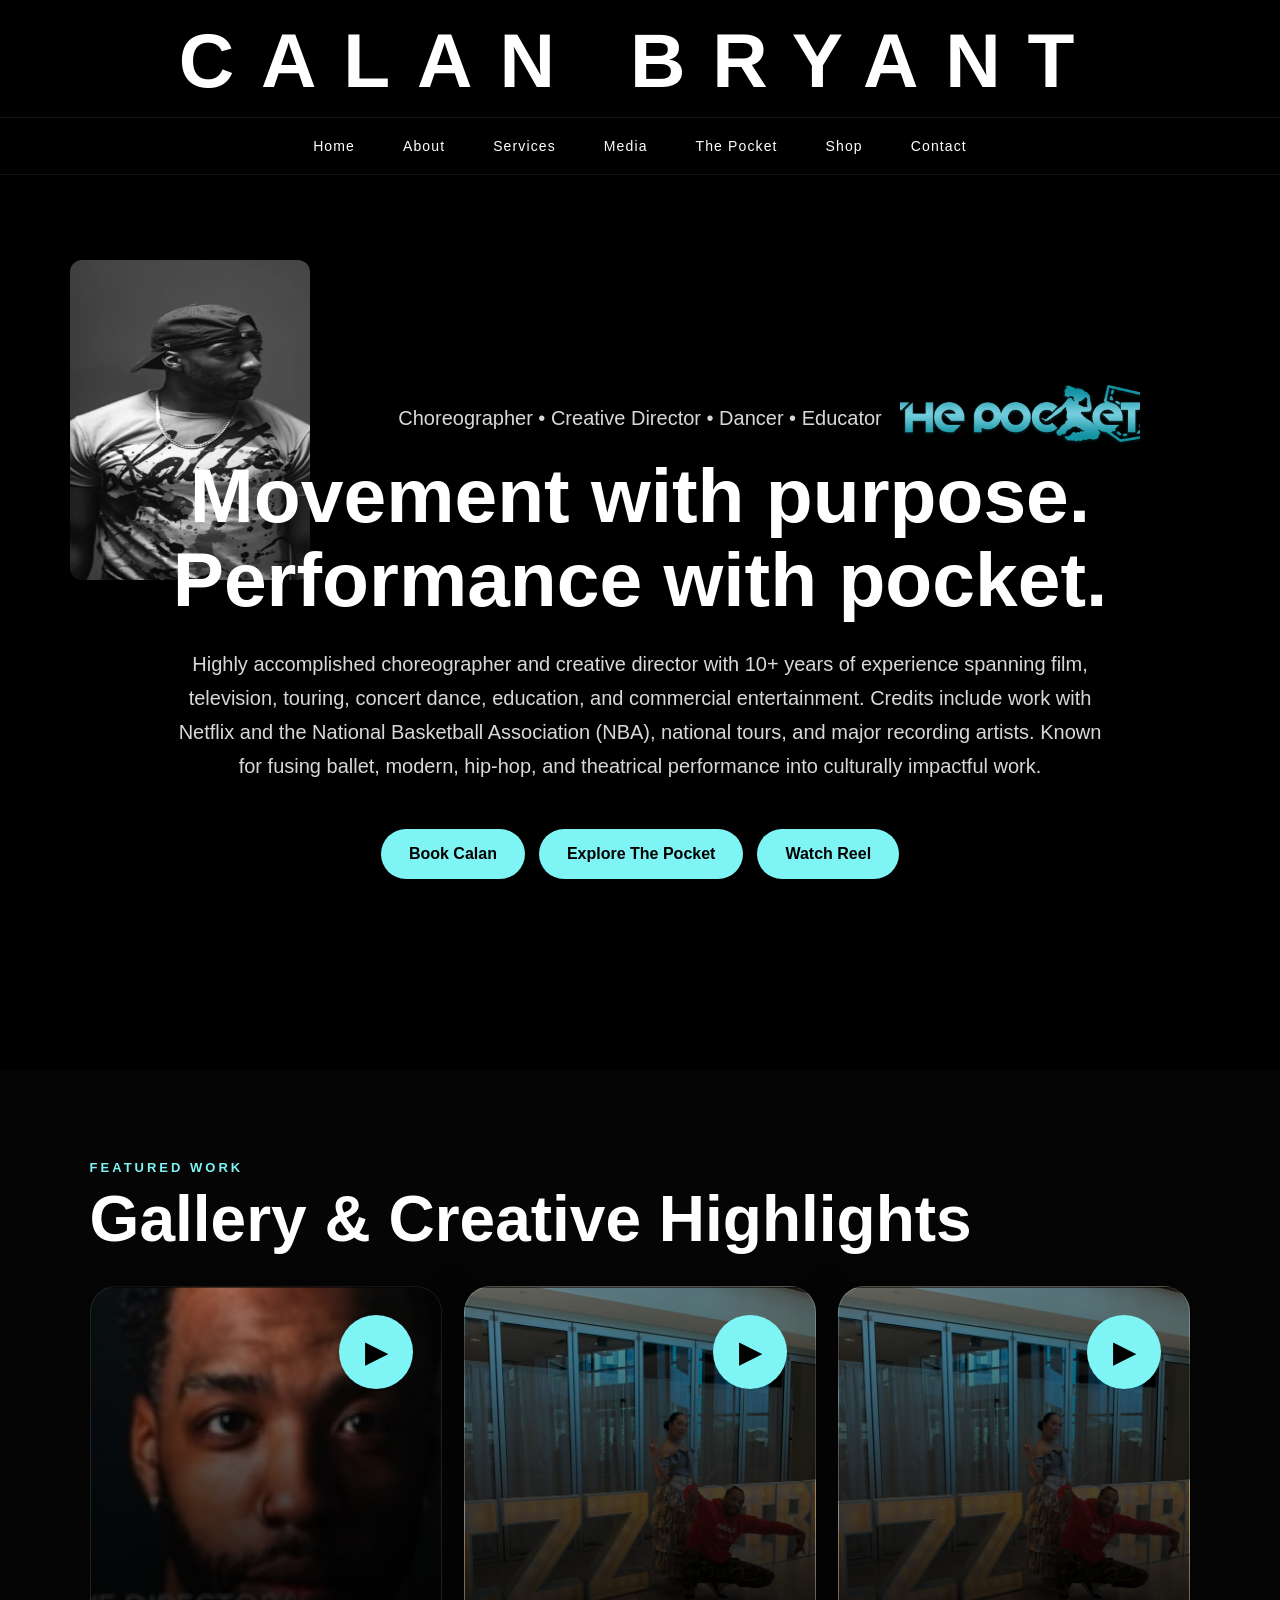
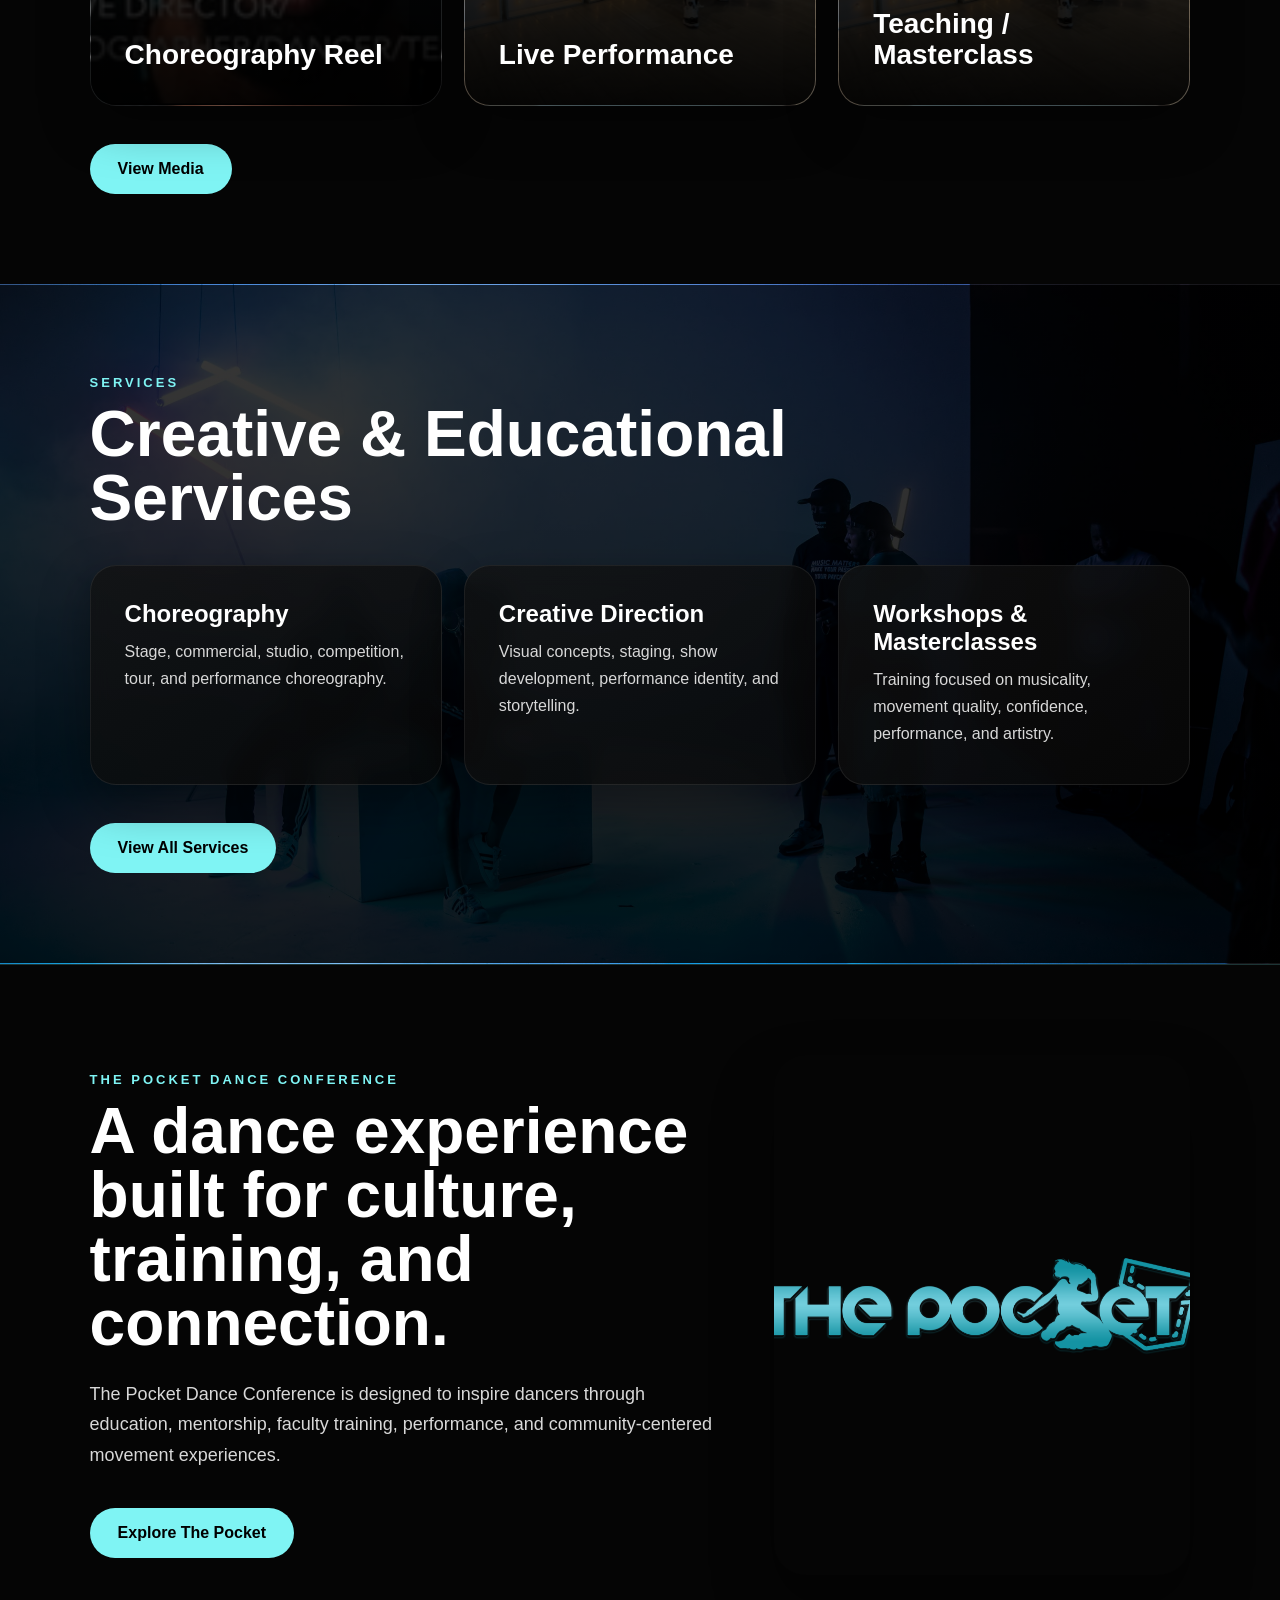
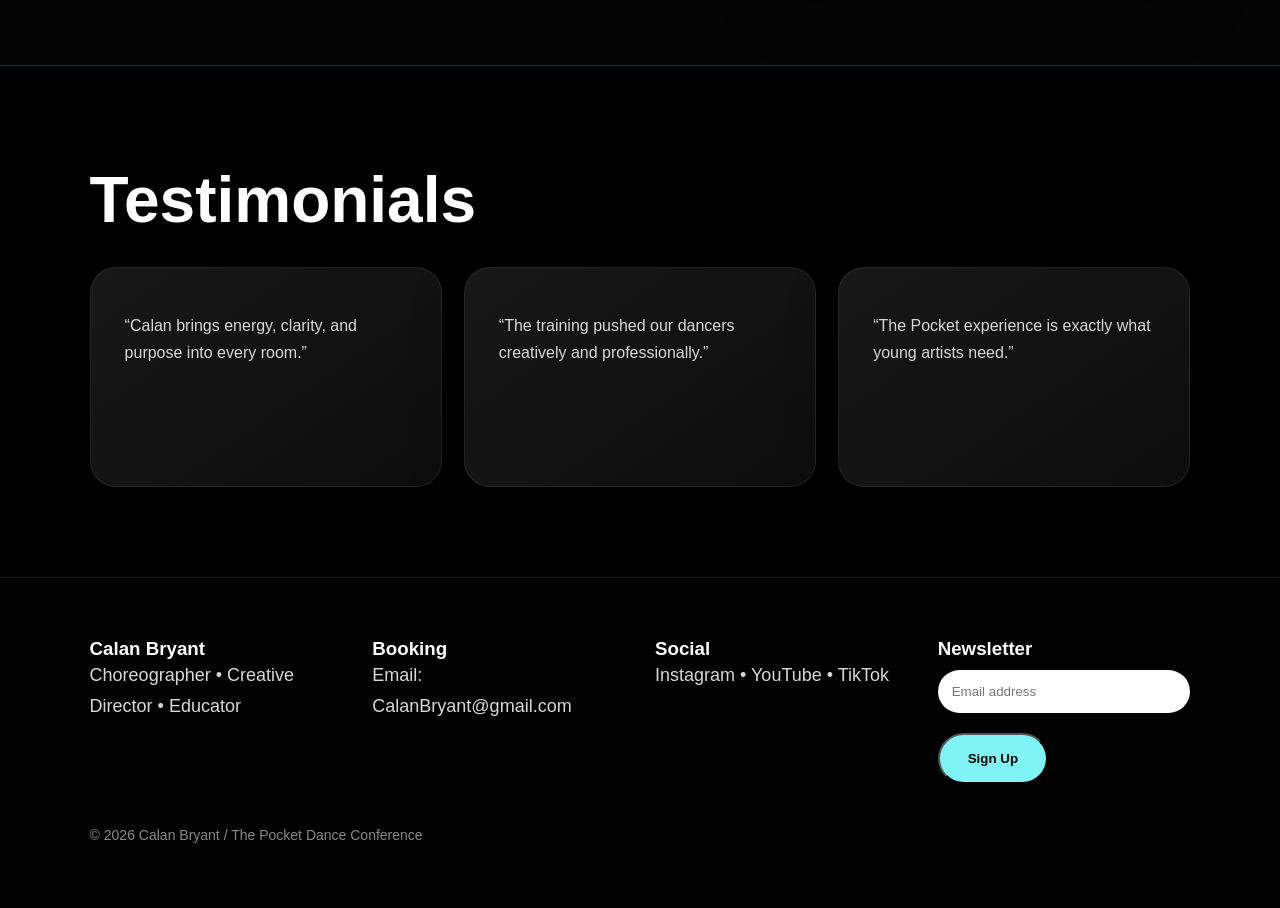
<file: Oindex.html>
<!DOCTYPE html>
<html lang="en">
<head>
    <meta name="viewport" content="width=device-width, initial-scale=1.0">
  <meta charset="UTF-8" />
  <meta name="viewport" content="width=device-width, initial-scale=1.0" />

  <title>Calan Bryant | Choreographer & Creative Director</title>

  <meta
    name="description"
    content="Calan Bryant is a choreographer, creative director, dancer, educator, and founder of The Pocket Dance Conference."
  />

  <link rel="stylesheet" href="style.css" />
</head>

<body>

<header class="site-header">

  <!-- TOP BRAND BAR -->
  <div class="top-name-bar">

    <h1 class="top-name">
      CALAN BRYANT
    </h1>

  </div>

  <!-- NAVIGATION -->
  <nav class="main-nav">

    <a href="index.html">Home</a>
    <a href="about.html">About</a>
    <a href="services.html">Services</a>
    <a href="media.html">Media</a>
    <a href="pocket.html">The Pocket</a>
    <a href="shop.html">Shop</a>
    <a href="contact.html">Contact</a>

  </nav>

</header>

<section class="hero">

 <div class="hero-video-bg">

  <video autoplay muted loop playsinline webkit-playsinline preload="auto">
    <source src="images/whitestudioimprov.mp4" type="video/mp4">
  </video>

  <div class="hero-overlay"></div>

</div>

  <div class="hero-image left-image">
    <img src="images/calan1.jpg" alt="Calan Bryant portrait">
  </div>

  <div class="hero-content">
    <p class="hero-subtitle">
      Choreographer • Creative Director • Dancer • Educator
    </p>

    <h1>
      Movement with purpose.<br>
      Performance with pocket.
    </h1>

    <p class="hero-description">
      Highly accomplished choreographer and creative director with 10+ years of experience spanning film, television,
touring, concert dance, education, and commercial entertainment. Credits include work with Netflix and the
National Basketball Association (NBA), national tours, and major recording artists. Known for fusing ballet,
modern, hip-hop, and theatrical performance into culturally impactful work.
    </p>

    <div class="hero-buttons">
      <a href="contact.html">Book Calan</a>
      <a href="pocket.html">Explore The Pocket</a>
      <a href="media.html">Watch Reel</a>
    </div>
  </div>

  <div class="hero-image right-image">
    <img src="images/calan2.jpg" alt="Calan Bryant performance">
  </div>

</section>
<section>
  <div class="eyebrow">Featured Work</div>
  <h2>Gallery & Creative Highlights</h2>

  <div class="grid media-grid">

    <a class="media-box video-card reel-card" href="media.html#reel">
      <span>Choreography Reel</span>
    </a>

    <a class="media-box video-card performance-card" href="media.html#performance">
      <span>Live Performance</span>
    </a>

    <a class="media-box video-card masterclass-card" href="media.html#masterclass">
      <span>Teaching / Masterclass</span>
    </a>

  </div>

  <br>

  <a href="media.html" class="btn primary">
    View Media
  </a>
</section>

<section class="services-preview-section">
  <div class="eyebrow">Services</div>

  <h2>Creative & Educational Services</h2>

  <div class="grid">
    <div class="card">
      <h3>Choreography</h3>
      <p>
        Stage, commercial, studio, competition, tour, and performance choreography.
      </p>
    </div>

    <div class="card">
      <h3>Creative Direction</h3>
      <p>
        Visual concepts, staging, show development, performance identity, and storytelling.
      </p>
    </div>

    <div class="card">
      <h3>Workshops & Masterclasses</h3>
      <p>
        Training focused on musicality, movement quality, confidence, performance, and artistry.
      </p>
    </div>
  </div>

  <br>

  <a href="services.html" class="btn primary">View All Services</a>
</section>

<section class="pocket-preview">

  <div class="pocket-layout">

    <!-- LEFT CONTENT -->
    <div class="pocket-content">

      <div class="eyebrow">
        THE POCKET DANCE CONFERENCE
      </div>

      <h2>
        A dance experience built for culture, training, and connection.
      </h2>

      <p>
        The Pocket Dance Conference is designed to inspire dancers through education,
        mentorship, faculty training, performance, and community-centered movement experiences.
      </p>

      <br>

      <a href="pocket.html" class="btn primary">
        Explore The Pocket
      </a>

    </div>

    <!-- RIGHT IMAGE -->
   <div class="pocket-image">
  <img src="images/calan2.jpg" alt="Calan Bryant">
</div>

  </div>

</section>

<section>
  <div class="eyebrow"></div>

  <h2>Testimonials</h2>

  <div class="grid">
    <div class="card">
      <p>“Calan brings energy, clarity, and purpose into every room.”</p>
    </div>

    <div class="card">
      <p>“The training pushed our dancers creatively and professionally.”</p>
    </div>

    <div class="card">
      <p>“The Pocket experience is exactly what young artists need.”</p>
    </div>
  </div>
</section>

<footer>
  <div class="footer-grid">
    <div>
      <h3>Calan Bryant</h3>
      <p>Choreographer • Creative Director • Educator</p>
    </div>

    <div>
      <h3>Booking</h3>
      <p>Email: CalanBryant@gmail.com</p>
    </div>

    <div>
      <h3>Social</h3>
      <p>Instagram • YouTube • TikTok</p>
    </div>

    <div>
      <h3>Newsletter</h3>

      <form>
        <input type="email" placeholder="Email address">
        <button class="btn primary" type="submit">Sign Up</button>
      </form>
    </div>
  </div>

  <p class="copyright">
    © 2026 Calan Bryant / The Pocket Dance Conference
  </p>
</footer>

</body>
</html>
</file>
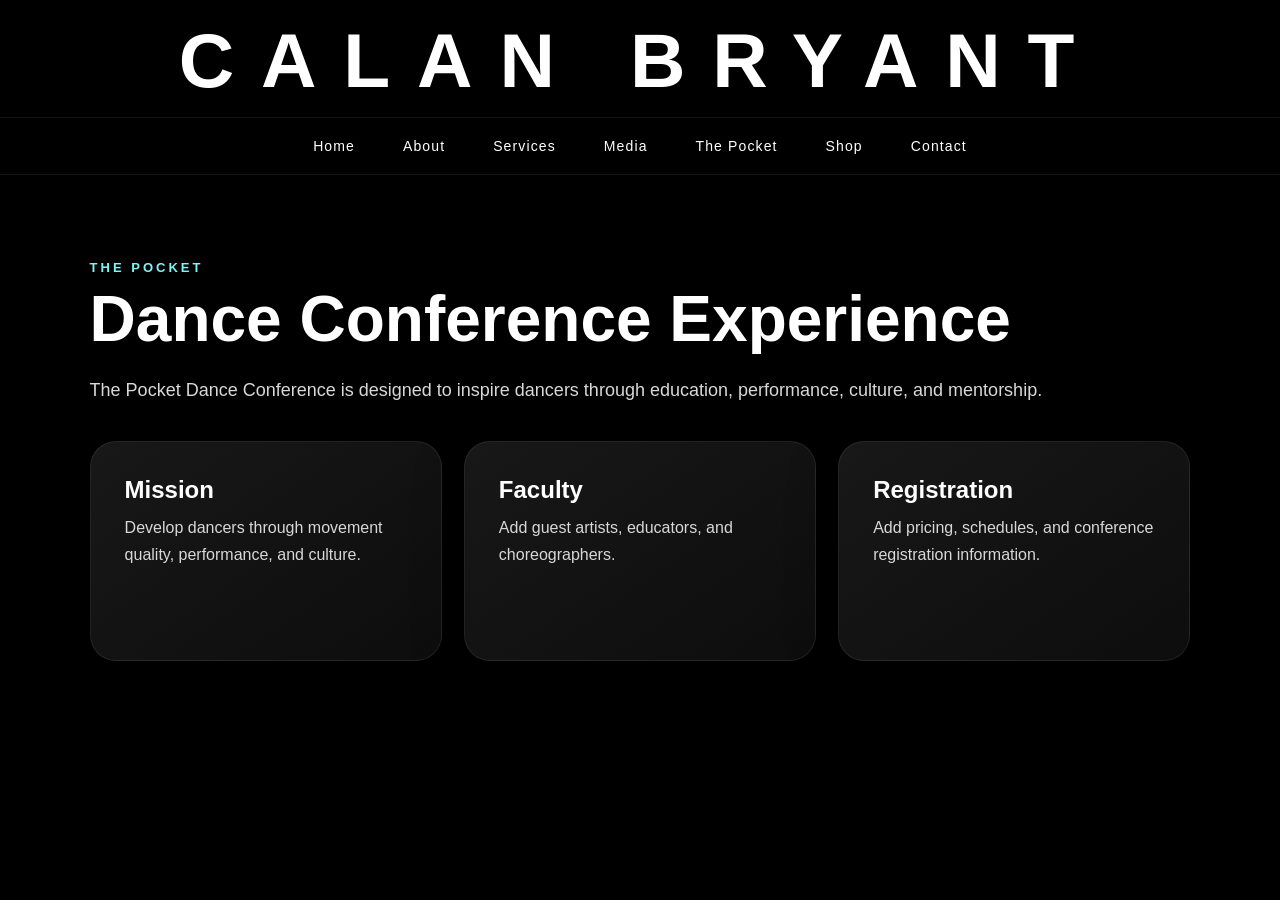
<file: pocket.html>
<!DOCTYPE html>
<html lang="en">
<head>
    <meta name="viewport" content="width=device-width, initial-scale=1.0">
  <meta charset="UTF-8">
  <meta name="viewport" content="width=device-width, initial-scale=1.0">
  <title>The Pocket | Calan Bryant</title>
  <link rel="stylesheet" href="style.css">
</head>
<body>

<header class="site-header">

  <!-- TOP BRAND BAR -->
  <div class="top-name-bar">

    <h1 class="top-name">
      CALAN BRYANT
    </h1>

  </div>

  <!-- NAVIGATION -->
  <nav class="main-nav">

    <a href="index.html">Home</a>
    <a href="about.html">About</a>
    <a href="services.html">Services</a>
    <a href="media.html">Media</a>
    <a href="pocket.html">The Pocket</a>
    <a href="shop.html">Shop</a>
    <a href="contact.html">Contact</a>

  </nav>

</header>

<section id="pocket">

  <div class="eyebrow">The Pocket</div>

  <h2>Dance Conference Experience</h2>

  <p>
    The Pocket Dance Conference is designed to inspire dancers through education, performance, culture, and mentorship.
  </p>

  <div class="grid">

    <div class="card">
      <h3>Mission</h3>
      <p>Develop dancers through movement quality, performance, and culture.</p>
    </div>

    <div class="card">
      <h3>Faculty</h3>
      <p>Add guest artists, educators, and choreographers.</p>
    </div>

    <div class="card">
      <h3>Registration</h3>
      <p>Add pricing, schedules, and conference registration information.</p>
    </div>

  </div>

</section>

</body>
</html>
</file>
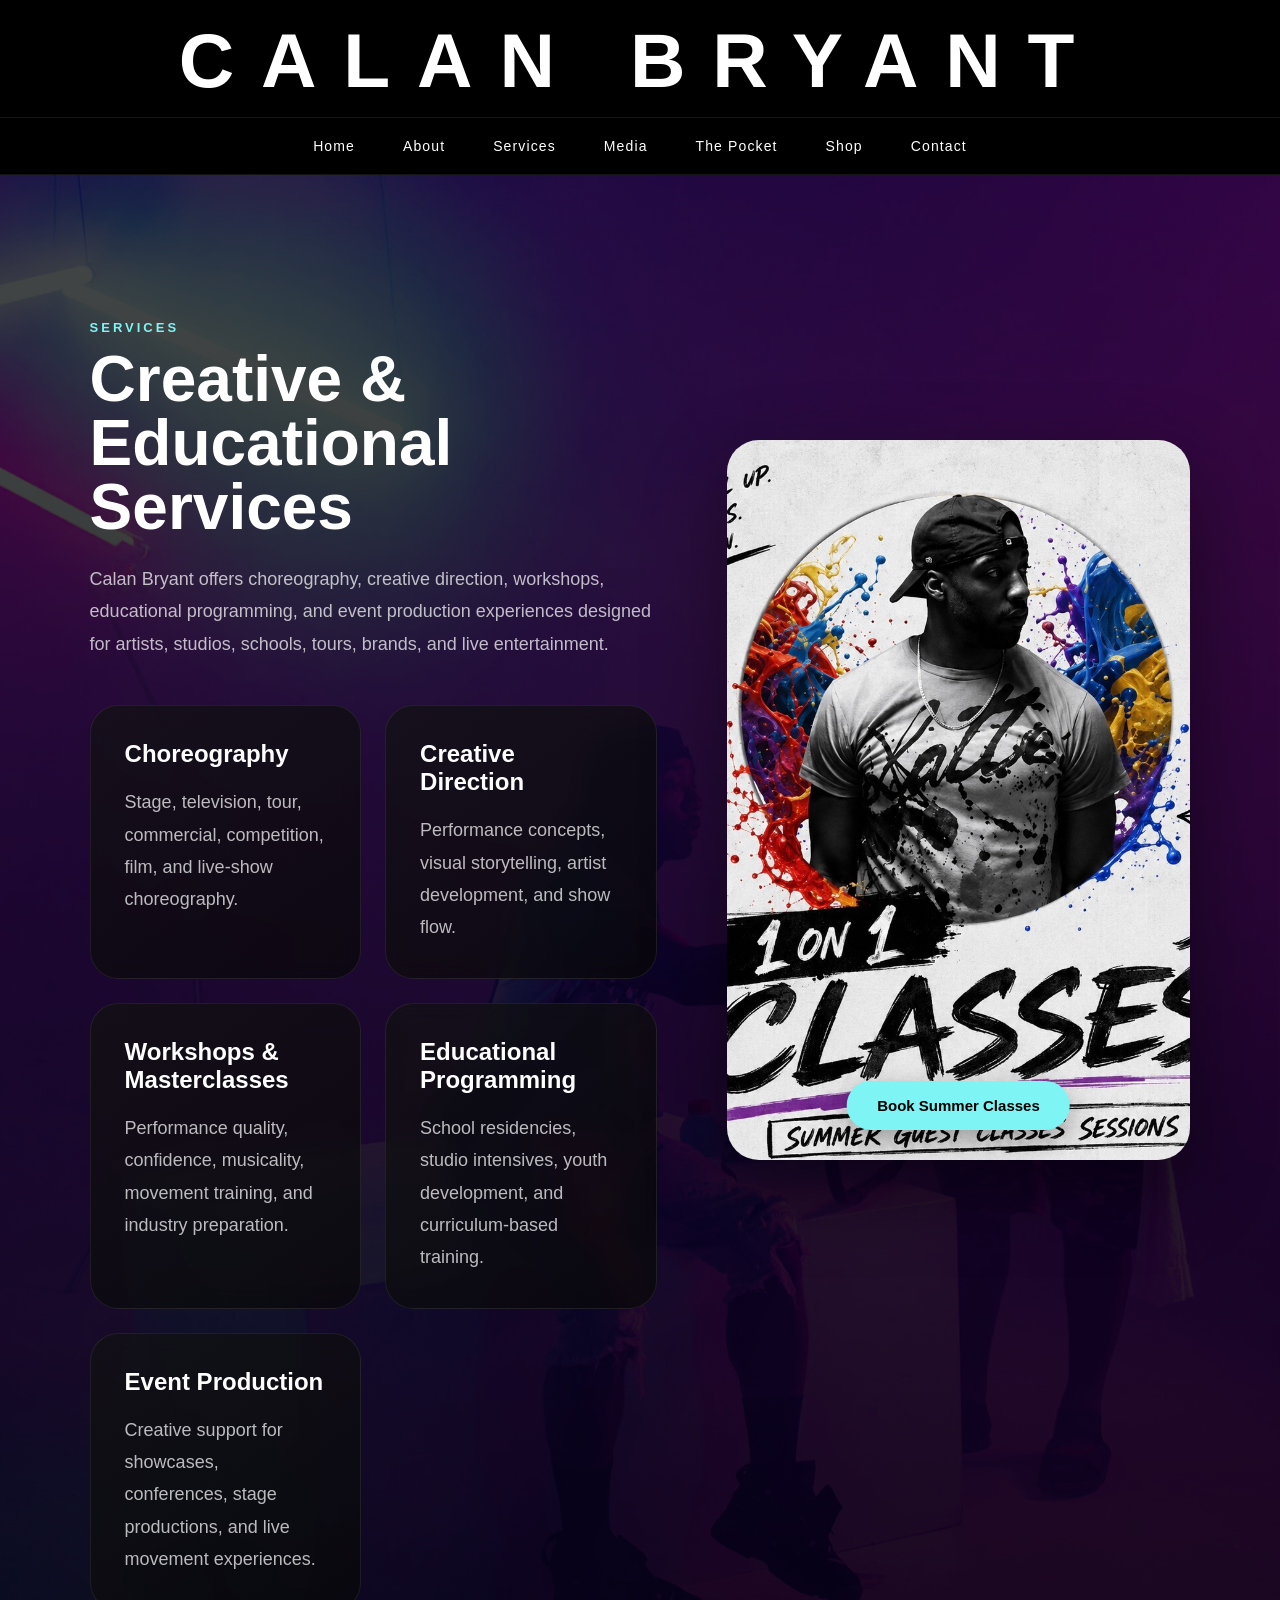
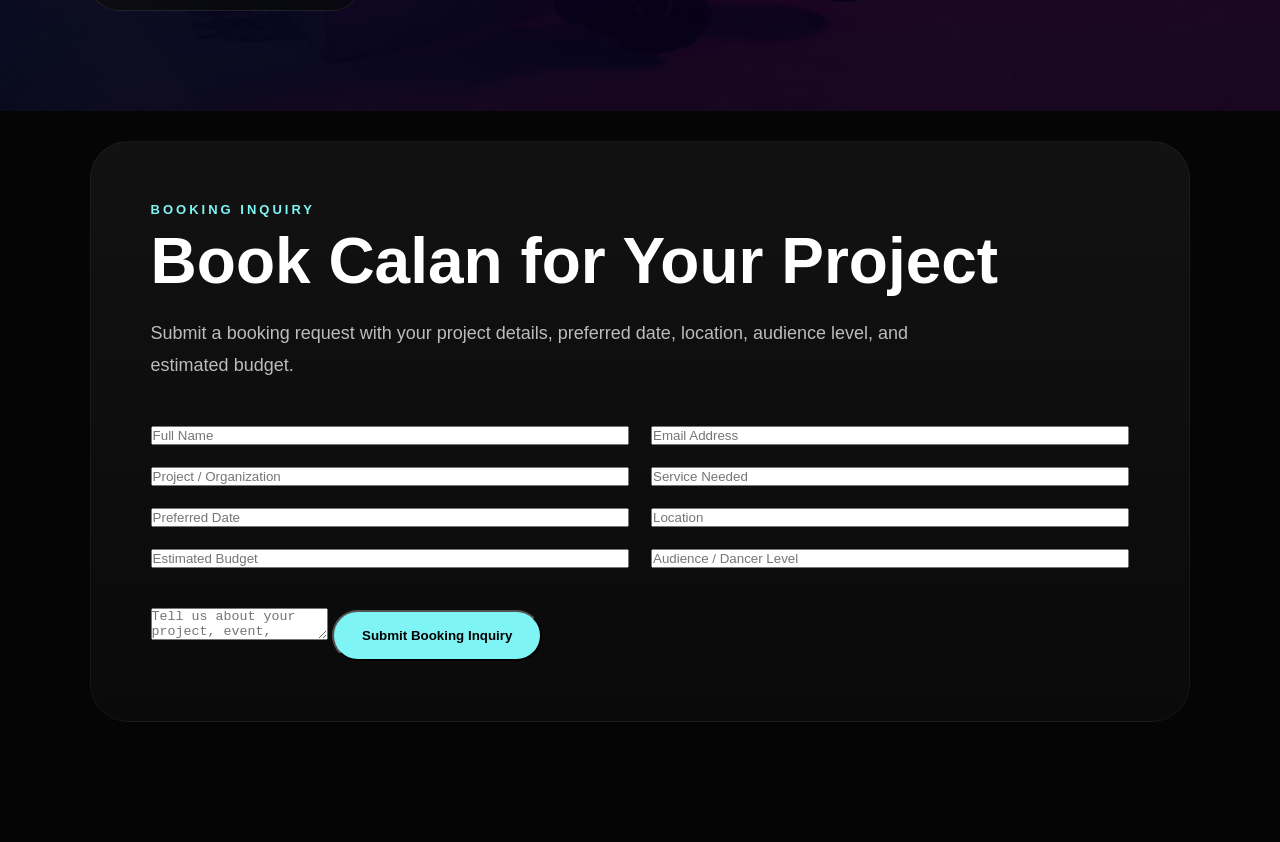
<file: services.html>
<!DOCTYPE html>
<html lang="en">

<head>

  <meta charset="UTF-8">

  <meta
    name="viewport"
    content="width=device-width, initial-scale=1.0"
  >

  <title>
    Services | Calan Bryant
  </title>

  <link
    rel="stylesheet"
    href="style.css"
  >

</head>

<body>

<!-- =========================
     HEADER
========================= -->

<header class="site-header">

  <!-- TOP BRAND BAR -->

  <div class="top-name-bar">

    <h1 class="top-name">
      CALAN BRYANT
    </h1>

  </div>

  <!-- NAVIGATION -->

  <nav class="main-nav">

    <a href="index.html">Home</a>

    <a href="about.html">About</a>

    <a href="services.html">Services</a>

    <a href="media.html">Media</a>

    <a href="pocket.html">The Pocket</a>

    <a href="shop.html">Shop</a>

    <a href="contact.html">Contact</a>

  </nav>

</header>

<!-- =========================
     SERVICES HERO
========================= -->

<section class="services-section services-background">

  <!-- OVERLAY -->

  <div class="services-overlay"></div>

  <div class="services-hero">

    <!-- =========================
         LEFT SIDE
    ========================= -->

    <div class="services-left">

      <div class="eyebrow">
        SERVICES
      </div>

      <h2>
        Creative & Educational Services
      </h2>

      <p class="services-intro">

        Calan Bryant offers choreography,
        creative direction, workshops,
        educational programming,
        and event production experiences
        designed for artists, studios,
        schools, tours, brands,
        and live entertainment.

      </p>

      <!-- SERVICES GRID -->

      <div class="services-grid">

        <!-- CARD -->

        <div class="service-card">

          <h3>
            Choreography
          </h3>

          <p>
            Stage, television, tour,
            commercial, competition,
            film, and live-show choreography.
          </p>

        </div>

        <!-- CARD -->

        <div class="service-card">

          <h3>
            Creative Direction
          </h3>

          <p>
            Performance concepts,
            visual storytelling,
            artist development,
            and show flow.
          </p>

        </div>

        <!-- CARD -->

        <div class="service-card">

          <h3>
            Workshops & Masterclasses
          </h3>

          <p>
            Performance quality,
            confidence, musicality,
            movement training,
            and industry preparation.
          </p>

        </div>

        <!-- CARD -->

        <div class="service-card">

          <h3>
            Educational Programming
          </h3>

          <p>
            School residencies,
            studio intensives,
            youth development,
            and curriculum-based training.
          </p>

        </div>

        <!-- CARD -->

        <div class="service-card">

          <h3>
            Event Production
          </h3>

          <p>
            Creative support for showcases,
            conferences, stage productions,
            and live movement experiences.
          </p>

        </div>

      </div>

    </div>

    <!-- =========================
         RIGHT SIDE IMAGE
    ========================= -->

    <div class="services-image">

      <img
        src="images/1o1.jpg"
        alt="1 on 1 Summer Classes"
      >

      <a
        href="contact.html"
        class="summer-class-btn"
      >
        Book Summer Classes
      </a>

    </div>

  </div>

</section>

<!-- =========================
     BOOKING SECTION
========================= -->

<section class="booking-section">

  <div class="booking-wrapper">

    <div class="eyebrow">
      BOOKING INQUIRY
    </div>

    <h2>
      Book Calan for Your Project
    </h2>

    <p class="services-intro">

      Submit a booking request with your
      project details, preferred date,
      location, audience level,
      and estimated budget.

    </p>

    <!-- FORM -->

    <form
      class="booking-form"
      action="https://formspree.io/f/xykobvgg"
      method="POST"
    >

      <div class="form-grid">

        <input
          type="text"
          name="name"
          placeholder="Full Name"
        >

        <input
          type="email"
          name="email"
          placeholder="Email Address"
        >

        <input
          type="text"
          name="organization"
          placeholder="Project / Organization"
        >

        <input
          type="text"
          name="service"
          placeholder="Service Needed"
        >

        <input
          type="text"
          name="date"
          placeholder="Preferred Date"
        >

        <input
          type="text"
          name="location"
          placeholder="Location"
        >

        <input
          type="text"
          name="budget"
          placeholder="Estimated Budget"
        >

        <input
          type="text"
          name="audience"
          placeholder="Audience / Dancer Level"
        >

      </div>

      <textarea
        name="details"
        placeholder="Tell us about your project, event, goals, timeline, and important details."
      ></textarea>

      <button
        class="btn primary"
        type="submit"
      >
        Submit Booking Inquiry
      </button>

    </form>

  </div>

</section>

</body>

</html>
</file>
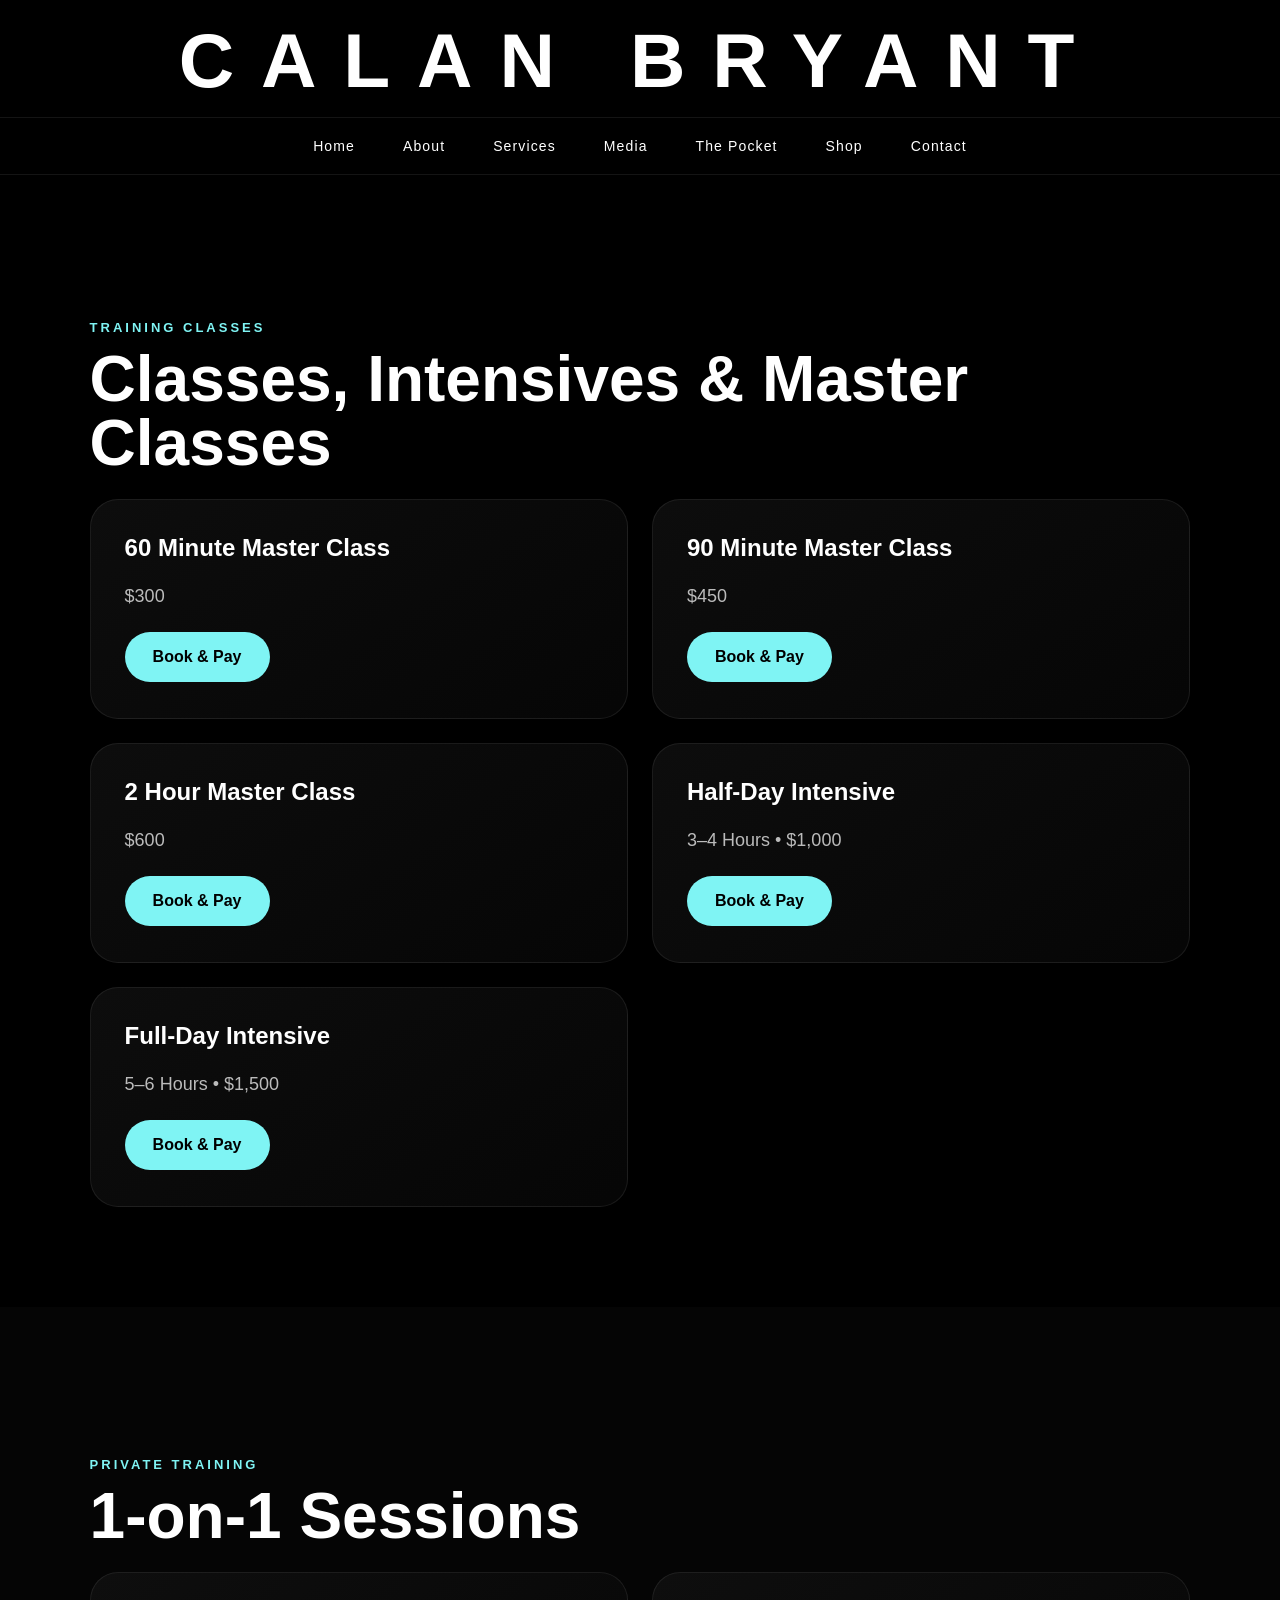
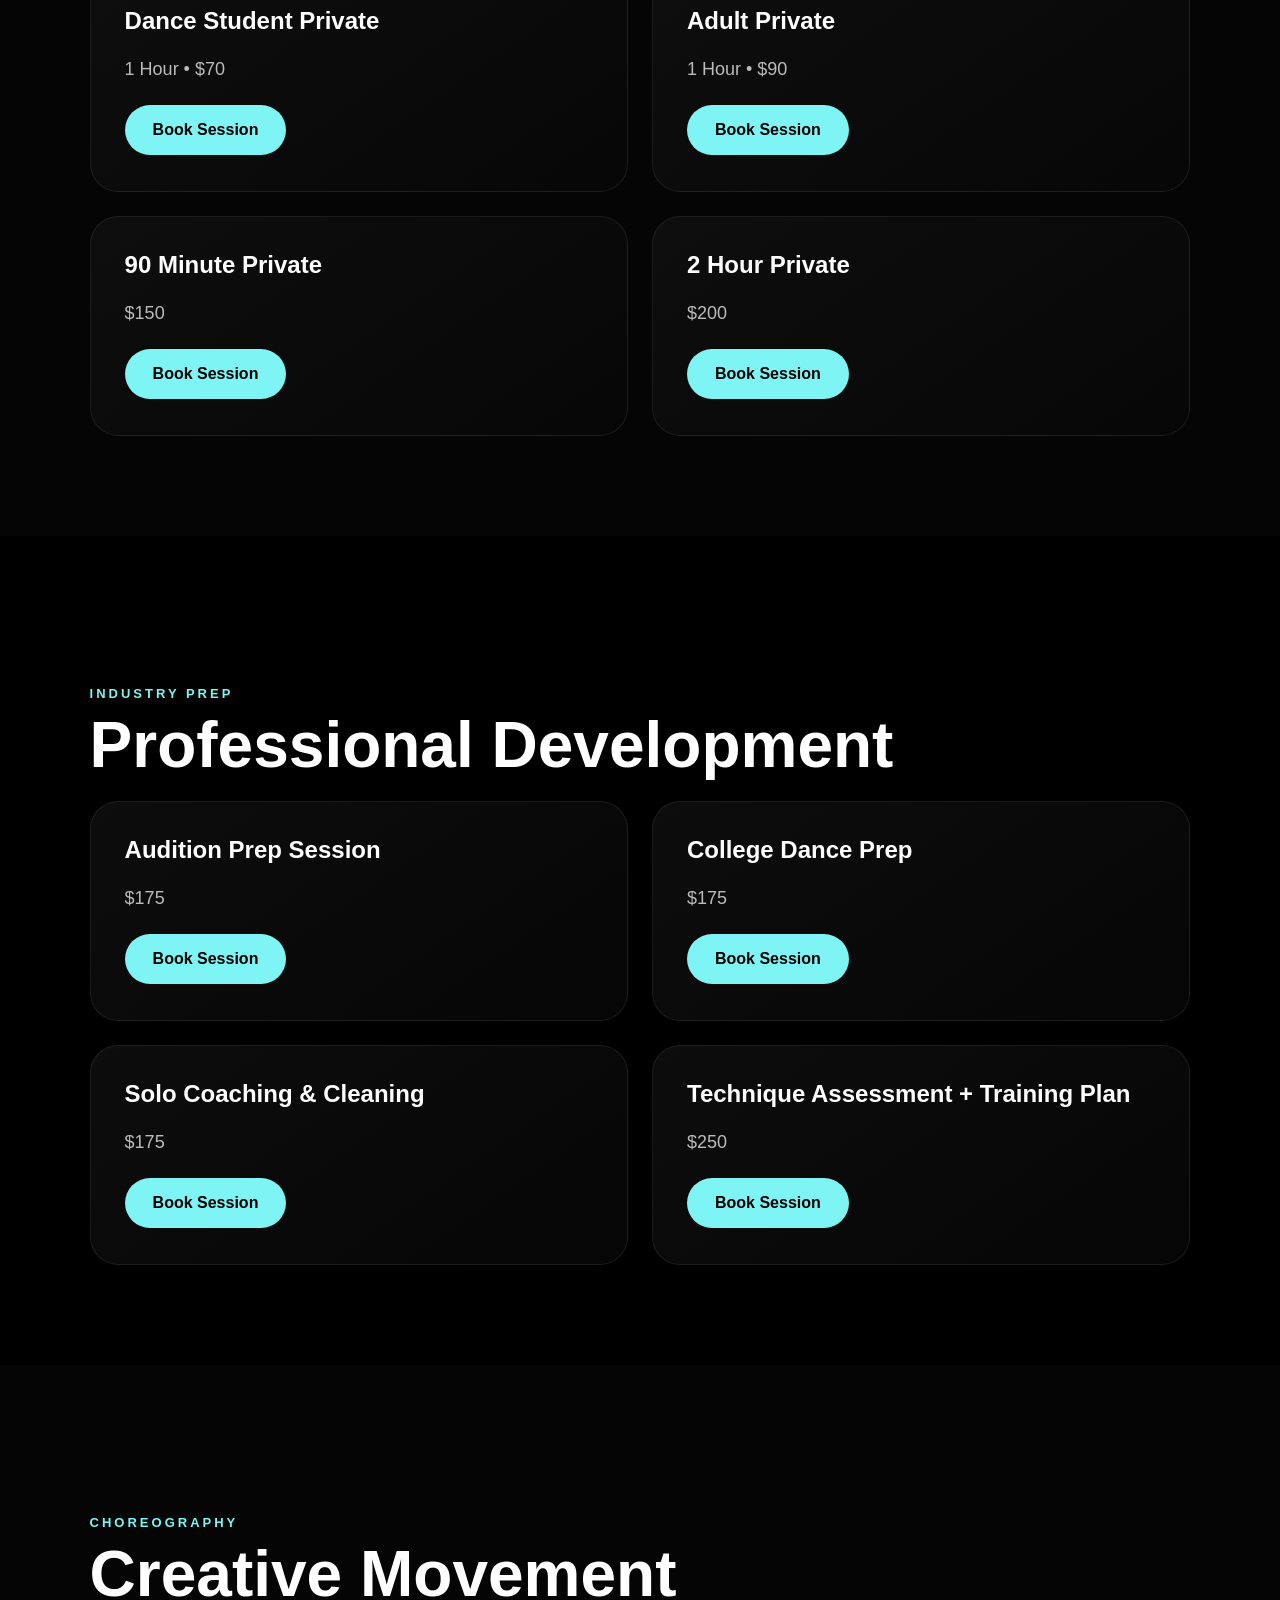
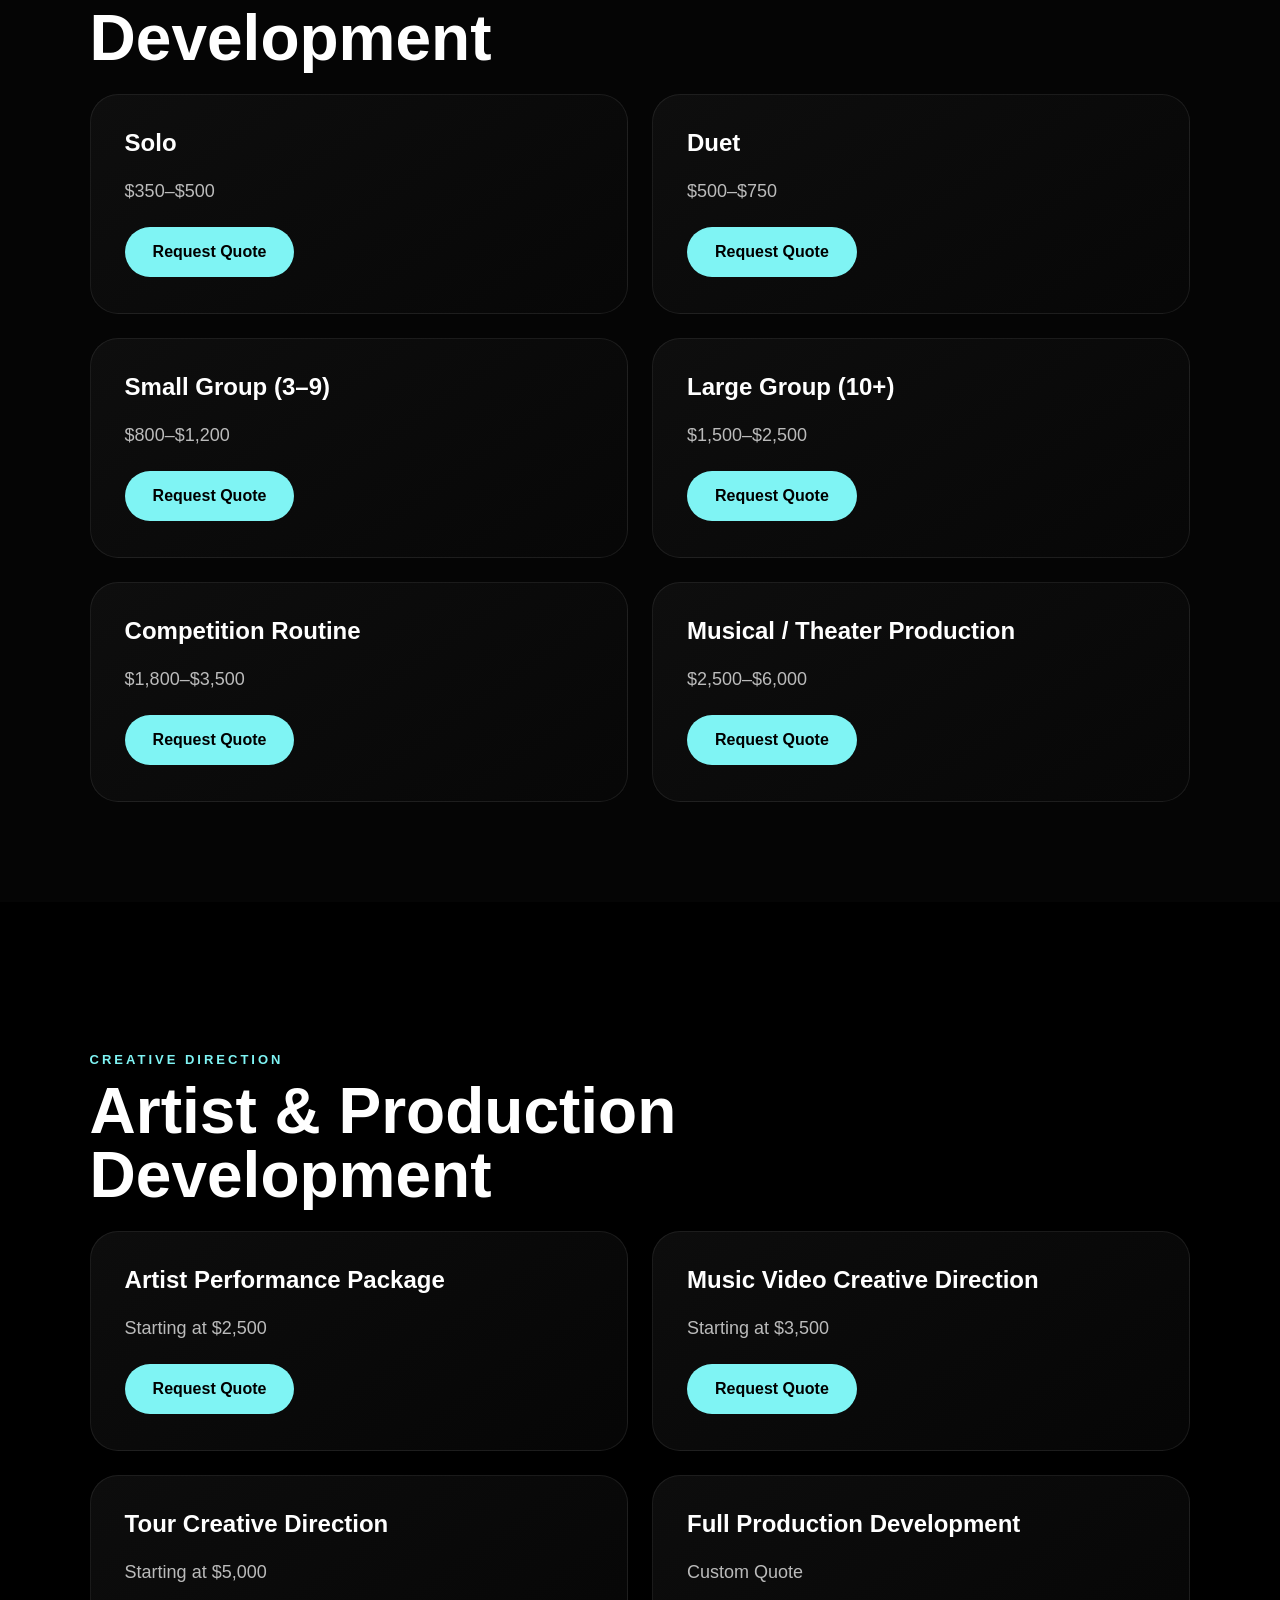
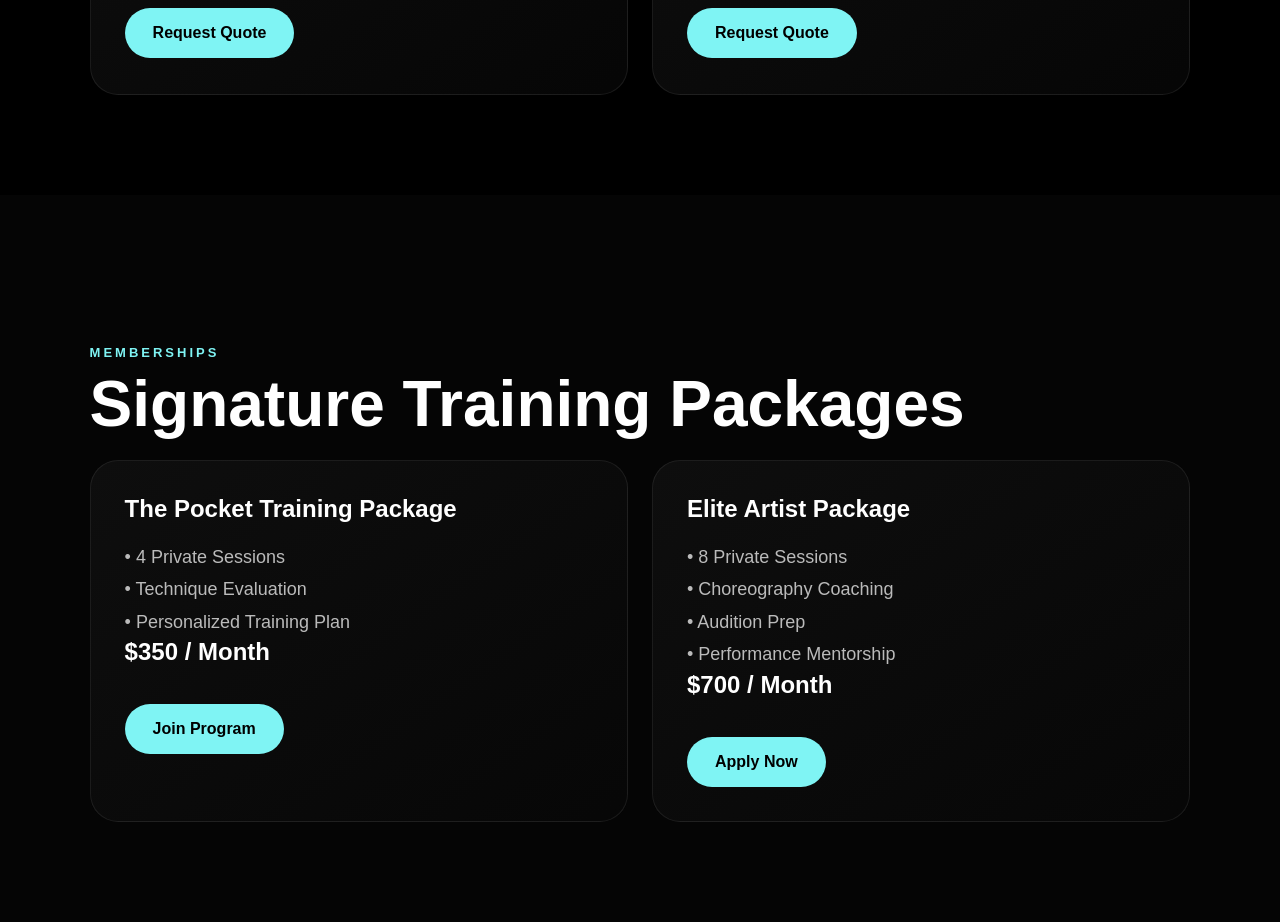
<file: shop.html>
<!DOCTYPE html>
<html lang="en">
<head>

  <meta charset="UTF-8">
  <meta name="viewport" content="width=device-width, initial-scale=1.0">

  <title>Shop | Calan Bryant</title>

  <link rel="stylesheet" href="style.css">

</head>

<body>

<header class="site-header">

  <div class="top-name-bar">
    <h1 class="top-name">
      CALAN BRYANT
    </h1>
  </div>

  <nav class="main-nav">
    <a href="index.html">Home</a>
    <a href="about.html">About</a>
    <a href="services.html">Services</a>
    <a href="media.html">Media</a>
    <a href="pocket.html">The Pocket</a>
    <a href="shop.html">Shop</a>
    <a href="contact.html">Contact</a>
  </nav>

</header>


<main>

  <!-- TRAINING CLASSES -->

  <section class="services-section">

    <div class="eyebrow">TRAINING CLASSES</div>

    <h2>Classes, Intensives & Master Classes</h2>

    <div class="services-grid">

      <div class="service-card">
        <h3>60 Minute Master Class</h3>
        <p>$300</p>
        <a href="https://calendly.com/calanbryant/payments/6023c537-aa96-47ae-b6de-a4681466a14a" target="_blank" class="btn">
          Book & Pay
        </a>
      </div>

      <div class="service-card">
        <h3>90 Minute Master Class</h3>
        <p>$450</p>
        <a href="https://calendly.com/calanbryant/payments/beff2ced-8013-4b8e-b6a1-4a14584d4e58" target="_blank" class="btn">
          Book & Pay
        </a>
      </div>

      <div class="service-card">
        <h3>2 Hour Master Class</h3>
        <p>$600</p>
        <a href="https://calendly.com/calanbryant/payments/68d2cc68-1453-40a1-ad25-198e246f9419" target="_blank" class="btn">
          Book & Pay
        </a>
      </div>

      <div class="service-card">
        <h3>Half-Day Intensive</h3>
        <p>3–4 Hours • $1,000</p>
        <a href="https://calendly.com/calanbryant/payments/a3160489-428c-40b1-85aa-f5ef3052e25c" target="_blank" class="btn">
          Book & Pay
        </a>
      </div>

      <div class="service-card">
        <h3>Full-Day Intensive</h3>
        <p>5–6 Hours • $1,500</p>
        <a href="https://calendly.com/calanbryant/payments/1c0a5255-6ff8-435a-9007-0d1ebf8ec9ee" target="_blank" class="btn">
          Book & Pay
        </a>
      </div>

    </div>

  </section>

  <!-- PRIVATE TRAINING -->

  <section class="services-section">

    <div class="eyebrow">PRIVATE TRAINING</div>

    <h2>1-on-1 Sessions</h2>

    <div class="services-grid">

      <div class="service-card">
        <h3>Dance Student Private</h3>
        <p>1 Hour • $70</p>
        <a href="https://calendly.com/calanbryant/payments/62aae118-efb6-4266-bc91-9cdc00ef6c8c" target="_blank" class="btn">
          Book Session
        </a>
      </div>

      <div class="service-card">
        <h3>Adult Private</h3>
        <p>1 Hour • $90</p>
        <a href="https://calendly.com/calanbryant/payments/dfca5b06-f614-45bb-82db-bb351575aa32" target="_blank" class="btn">
          Book Session
        </a>
      </div>

      <div class="service-card">
        <h3>90 Minute Private</h3>
        <p>$150</p>
        <a href="https://calendly.com/calanbryant/payments/bfbd3965-71d3-44b2-951c-5aa3378b6d00" target="_blank" class="btn">
          Book Session
        </a>
      </div>

      <div class="service-card">
        <h3>2 Hour Private</h3>
        <p>$200</p>
        <a href="https://calendly.com/calanbryant/payments/60cbcce2-f95c-4ce7-8d10-6a2dc08f0ff9" target="_blank" class="btn">
          Book Session
        </a>
      </div>

    </div>

  </section>

  <!-- INDUSTRY PREP -->

  <section class="services-section">

    <div class="eyebrow">INDUSTRY PREP</div>

    <h2>Professional Development</h2>

    <div class="services-grid">

      <div class="service-card">
        <h3>Audition Prep Session</h3>
        <p>$175</p>
        <a href="https://calendly.com/calanbryant/payments/2e52c1c5-c87d-4d38-a62d-a0d243f74427" target="_blank" class="btn">
          Book Session
        </a>
      </div>

      <div class="service-card">
        <h3>College Dance Prep</h3>
        <p>$175</p>
        <a href="https://calendly.com/calanbryant/payments/9dda70af-b859-48a2-bb9e-5ed19433dbe3" target="_blank" class="btn">
          Book Session
        </a>
      </div>

      <div class="service-card">
        <h3>Solo Coaching & Cleaning</h3>
        <p>$175</p>
        <a href="https://calendly.com/calanbryant/payments/958b2d5b-d123-4b95-8442-25f2444e3efb" target="_blank" class="btn">
          Book Session
        </a>
      </div>

      <div class="service-card">
        <h3>Technique Assessment + Training Plan</h3>
        <p>$250</p>
        <a href="https://calendly.com/calanbryant/payments/3a0a9b1c-ec85-4a6d-86ac-189b1088774f" target="_blank" class="btn">
          Book Session
        </a>
      </div>

    </div>

  </section>

  <!-- CHOREOGRAPHY -->

  <section class="services-section">

    <div class="eyebrow">CHOREOGRAPHY</div>

    <h2>Creative Movement Development</h2>

    <div class="services-grid">

      <div class="service-card">
        <h3>Solo</h3>
        <p>$350–$500</p>
        <a href="contact.html" class="btn">
          Request Quote
        </a>
      </div>

      <div class="service-card">
        <h3>Duet</h3>
        <p>$500–$750</p>
        <a href="contact.html" class="btn">
          Request Quote
        </a>
      </div>

      <div class="service-card">
        <h3>Small Group (3–9)</h3>
        <p>$800–$1,200</p>
        <a href="contact.html" class="btn">
          Request Quote
        </a>
      </div>

      <div class="service-card">
        <h3>Large Group (10+)</h3>
        <p>$1,500–$2,500</p>
        <a href="contact.html" class="btn">
          Request Quote
        </a>
      </div>

      <div class="service-card">
        <h3>Competition Routine</h3>
        <p>$1,800–$3,500</p>
        <a href="contact.html" class="btn">
          Request Quote
        </a>
      </div>

      <div class="service-card">
        <h3>Musical / Theater Production</h3>
        <p>$2,500–$6,000</p>
        <a href="contact.html" class="btn">
          Request Quote
        </a>
      </div>

    </div>

  </section>

  <!-- CREATIVE DIRECTION -->

  <section class="services-section">

    <div class="eyebrow">CREATIVE DIRECTION</div>

    <h2>Artist & Production Development</h2>

    <div class="services-grid">

      <div class="service-card">
        <h3>Artist Performance Package</h3>
        <p>Starting at $2,500</p>
        <a href="contact.html" class="btn">
          Request Quote
        </a>
      </div>

      <div class="service-card">
        <h3>Music Video Creative Direction</h3>
        <p>Starting at $3,500</p>
        <a href="contact.html" class="btn">
          Request Quote
        </a>
      </div>

      <div class="service-card">
        <h3>Tour Creative Direction</h3>
        <p>Starting at $5,000</p>
        <a href="contact.html" class="btn">
          Request Quote
        </a>
      </div>

      <div class="service-card">
        <h3>Full Production Development</h3>
        <p>Custom Quote</p>
        <a href="contact.html" class="btn">
          Request Quote
        </a>
      </div>

    </div>

  </section>

  <!-- MEMBERSHIPS -->

  <section class="services-section">

    <div class="eyebrow">MEMBERSHIPS</div>

    <h2>Signature Training Packages</h2>

    <div class="services-grid">

      <div class="service-card">
        <h3>The Pocket Training Package</h3>

        <p>
          • 4 Private Sessions<br>
          • Technique Evaluation<br>
          • Personalized Training Plan
        </p>

        <h3>$350 / Month</h3>

        <a href="https://calendly.com/calanbryant/payments/ca41c058-682a-4976-b685-b0f563afbdea" target="_blank" class="btn">
          Join Program
        </a>
      </div>

      <div class="service-card">
        <h3>Elite Artist Package</h3>

        <p>
          • 8 Private Sessions<br>
          • Choreography Coaching<br>
          • Audition Prep<br>
          • Performance Mentorship
        </p>

        <h3>$700 / Month</h3>

        <a href="https://calendly.com/calanbryant/payments/32b3937c-c23c-4e5c-88fa-cdef0d2a9e8d" target="_blank" class="btn">
          Apply Now
        </a>
      </div>

    </div>

  </section>

</main>


</body>
</html>
</file>
<file: style.css>
/* =========================
   GLOBAL RESET
========================= */

*{
  margin:0;
  padding:0;
  box-sizing:border-box;
}

body{
  font-family:Arial, sans-serif;
  background:#000;
  color:white;

  /* prevents content hiding under fixed header */
  padding-top:170px;
}

/* =========================
   STICKY HEADER
========================= */

header{
  position:fixed;
  top:0;
  left:0;

  width:100%;

  z-index:9999;

  background:rgba(0,0,0,.92);

  backdrop-filter:blur(10px);
  -webkit-backdrop-filter:blur(10px);

  border-bottom:1px solid rgba(255,255,255,.08);
}

/* TOP TITLE BAR */

.top-name-bar{
  width:100%;
  padding:20px 5% 16px;
}

/* BIG TITLE */

.top-name{
  margin:0;

  text-align:center;

  color:white;

  font-size:clamp(34px,6vw,82px);

  font-weight:800;

  letter-spacing:.35em;

  text-transform:uppercase;

  line-height:1;
}

/* NAVIGATION */

nav{
  display:flex;
  justify-content:center;
  align-items:center;
  flex-wrap:wrap;

  gap:42px;

  padding:18px 5% 22px;
}

nav a{
  color:#111;

  text-decoration:none;

  font-size:14px;
  font-weight:500;

  letter-spacing:.08em;

  transition:opacity .3s ease;
}

nav a:hover{
  opacity:.7;
}

/* MOBILE */

@media (max-width:768px){

  body{
    padding-top:145px;
  }

  .top-name{
    font-size:34px;
    letter-spacing:.18em;
  }

  nav{
    gap:18px;
    padding:16px 5%;
  }

  nav a{
    font-size:13px;
  }

}
/* =========================
   FULLSCREEN HERO VIDEO
========================= */

.hero {
  position: relative;
  width: 100%;
  min-height: 100vh;

  display: flex;
  justify-content: center;
  align-items: center;
  text-align: center;

  overflow: hidden;
  padding: 120px 40px 80px;

  background: #000;
}

/* VIDEO BACKGROUND */
.hero-video-bg {
  position: absolute;
  inset: 0;
  width: 100%;
  height: 100%;
  overflow: hidden;
  z-index: 0;
}

.hero-video-bg video {
  position: absolute;
  top: 50%;
  left: 50%;

  width: 100%;
  height: 100%;

  object-fit: cover;
  object-position: center;

  transform: translate(-50%, -50%);
}

/* DARK OVERLAY */
.hero-overlay {
  position: absolute;
  inset: 0;
  background: linear-gradient(
    rgba(0,0,0,.55),
    rgba(0,0,0,.80)
  );
  z-index: 1;
}

/* HERO CONTENT */
.hero-content {
  position: relative;
  z-index: 3;
  max-width: 1000px;
  margin: 0 auto;
}

.hero-subtitle {
  font-size: 20px;
  margin-bottom: 18px;
}

.hero h1 {
  font-size: clamp(42px, 6vw, 88px);
  line-height: 1.1;

  animation:
    blurReveal 2s ease forwards,
    floatText 5s ease-in-out infinite 2s;

  opacity: 0;
}

.hero-description {
  margin: 26px auto;
  max-width: 950px;
  font-size: 20px;
  line-height: 1.7;
}

.hero-buttons {
  display: flex;
  justify-content: center;
  gap: 14px;
  flex-wrap: wrap;
}

/* SIDE IMAGES */
.hero-image {
  position: absolute;
  width: 240px;
  height: 320px;
  overflow: hidden;
  border-radius: 12px;
  z-index: 2;
}

.hero-image img {
  width: 100%;
  height: 100%;
  object-fit: cover;
}

.left-image {
  left: 70px;
  top: 90px;
}

.right-image {
  right: 140px;
  top: 90px;
}

/* ANIMATION */
@keyframes blurReveal {
  from {
    opacity: 0;
    filter: blur(14px);
    transform: scale(1.03);
  }

  to {
    opacity: 1;
    filter: blur(0);
    transform: scale(1);
  }
}

@keyframes floatText {
  0% {
    transform: translateY(0);
  }

  50% {
    transform: translateY(-6px);
  }

  100% {
    transform: translateY(0);
  }
}

/* MOBILE */
@media (max-width: 900px) {
  .hero {
    min-height: 100svh;
    padding: 120px 6% 70px;
  }

  .hero-video-bg video {
    transform: translate(-50%, -50%) scale(1.18);
  }

  .hero-image {
    display: none;
  }

  .hero h1 {
    font-size: clamp(38px, 11vw, 58px);
  }

  .hero-description {
    font-size: 16px;
  }

  .hero-buttons a {
    width: 100%;
    text-align: center;
  }
}
/* HOMEPAGE MODERN CINEMATIC SECTIONS */

section {
  padding: 90px 7%;
}

section:nth-of-type(even) {
  background: #050505;
}

.eyebrow {
  color: #7ff4f4;
  text-transform: uppercase;
  letter-spacing: 3px;
  font-size: 13px;
  font-weight: 700;
  margin-bottom: 12px;
}

h2 {
  font-size: clamp(34px, 5vw, 64px);
  line-height: 1;
  max-width: 950px;
  margin-bottom: 24px;
}

p {
  font-size: 18px;
  line-height: 1.7;
  color: #d8d8d8;
}

.grid {
  display: grid;
  grid-template-columns: repeat(3, 1fr);
  gap: 22px;
  margin-top: 35px;
}

.card,
.media-box {
  background: linear-gradient(145deg, #181818, #0d0d0d);
  border: 1px solid rgba(255,255,255,0.08);
  border-radius: 26px;
  padding: 34px;
  min-height: 220px;
  box-shadow: 0 20px 50px rgba(0,0,0,0.35);
}

.card h3,
.media-box {
  font-size: 24px;
  font-weight: 800;
}

.card p {
  font-size: 16px;
  margin-top: 10px;
}

.media-box {
  display: flex;
  align-items: end;
  min-height: 280px;
  background:
    linear-gradient(to top, rgba(0,0,0,.85), rgba(0,0,0,.15)),
    #151515;
}

.btn,
.hero-buttons a {
  display: inline-block;
  background: #7ff4f4;
  color: #000;
  padding: 16px 28px;
  border-radius: 999px;
  font-weight: 800;
  text-decoration: none;
  margin-top: 20px;
  transition: 0.3s ease;
}

.btn:hover,
.hero-buttons a:hover {
  transform: translateY(-3px);
  background: white;
}

.pocket-preview {
  background:
    linear-gradient(135deg, rgba(127,244,244,.15), rgba(0,0,0,.92)),
    #050505;
  border-top: 1px solid rgba(127,244,244,.2);
  border-bottom: 1px solid rgba(127,244,244,.2);
}

.footer-grid {
  display: grid;
  grid-template-columns: repeat(4, 1fr);
  gap: 30px;
}

footer {
  background: #020202;
  padding: 60px 7%;
  border-top: 1px solid rgba(255,255,255,.1);
}

footer input {
  padding: 14px;
  border-radius: 999px;
  border: none;
  width: 100%;
  margin-top: 10px;
}

.copyright {
  margin-top: 40px;
  font-size: 14px;
  color: #888;
}

/* MOBILE OPTIMIZATION */
@media (max-width: 900px) {
  .grid,
  .footer-grid {
    grid-template-columns: 1fr;
  }

  section {
    padding: 65px 6%;
  }

  h2 {
    font-size: 38px;
  }

  .card,
  .media-box {
    min-height: auto;
    padding: 28px;
  }

  p {
    font-size: 16px;
  }
}
.media-grid a {
  text-decoration: none;
  color: white;
}

.video-card {
  position: relative;
  overflow: hidden;
  cursor: pointer;
}

.video-card::before {
  content: "▶";
  position: absolute;
  top: 28px;
  right: 28px;
  width: 52px;
  height: 52px;
  border-radius: 50%;
  background: #7ff4f4;
  color: #000;
  display: flex;
  align-items: center;
  justify-content: center;
  font-size: 20px;
  font-weight: 900;
}

.video-card span {
  position: relative;
  z-index: 2;
}

.video-card:hover {
  transform: translateY(-6px);
  border-color: #7ff4f4;
}
.video-wrapper {
  position: relative;
  width: 100%;
  padding-top: 56.25%;
  border-radius: 24px;
  overflow: hidden;
  background: #111;
}

.video-wrapper {
  position: relative;
  width: 100%;
  padding-top: 56.25%;
  border-radius: 24px;
  overflow: hidden;
  background: #111;
}

.video-wrapper iframe {
  position: absolute;
  inset: 0;
  width: 100%;
  height: 100%;
  border: 0;
}
/* MEDIA THUMBNAILS */

.video-card {
  position: relative;
  overflow: hidden;
  min-height: 420px;
  display: flex;
  align-items: end;
  padding: 34px;
  text-decoration: none;
  color: white;
  background-size: cover;
  background-position: center;
  transition: 0.4s ease;
}

.video-card::after {
  content: "";
  position: absolute;
  inset: 0;
  background:
    linear-gradient(to top,
      rgba(0,0,0,.92),
      rgba(0,0,0,.2));
}

.video-card span {
  position: relative;
  z-index: 2;
  font-size: 28px;
  font-weight: 800;
  line-height: 1.1;
}

.video-card:hover {
  transform: translateY(-8px);
}

.video-card::before {
  content: "▶";
  position: absolute;
  top: 28px;
  right: 28px;
  width: 74px;
  height: 74px;
  border-radius: 50%;
  background: #7ff4f4;
  color: black;
  display: flex;
  align-items: center;
  justify-content: center;
  font-size: 28px;
  font-weight: 900;
  z-index: 3;
}

/* THUMBNAIL IMAGES */

.reel-card {
  background-image:
    linear-gradient(to top, rgba(0,0,0,.6), rgba(0,0,0,.1)),
    url("images/reel-thumbnail.jpg");
}

.performance-card {
  background-image:
    linear-gradient(to top, rgba(0,0,0,.6), rgba(0,0,0,.1)),
    url("images/masterclass-thumbnail.jpg");
}

.masterclass-card {
  background-image:
    linear-gradient(to top, rgba(0,0,0,.6), rgba(0,0,0,.1)),
    url("images/masterclass-thumbnail.jpg");
}
/* POCKET PREVIEW LAYOUT */

.pocket-layout {
  display: grid;
  grid-template-columns: 1.2fr .8fr;
  gap: 60px;
  align-items: center;
}

/* RIGHT SIDE */

.pocket-image {
  position: relative;
  display: flex;
  justify-content: center;
  align-items: center;
}

/* LOGO */

.pocket-image img {
  width: 100%;
  max-width: 480px;
  height: 520px;
  object-fit: cover;
  border-radius: 32px;
  display: block;
  margin-left: auto;
  box-shadow: 0 30px 60px rgba(0,0,0,.45);
}

/* MOBILE */

@media (max-width: 900px) {

  .pocket-layout {
    grid-template-columns: 1fr;
    gap: 40px;
  }

  .pocket-image img {
    margin: 0 auto;
    max-width: 280px;
  }

}
/* CONTACT PAGE */

.contact-section {
  padding-top: 180px;
  min-height: 100vh;
}

.contact-eyebrow {
  margin-bottom: 18px;
}

.contact-text {
  margin-bottom: 40px;
  font-size: 20px;
}

.contact-form {
  max-width: 1100px;
}

.form-grid {
  display: grid;
  grid-template-columns: repeat(2, 1fr);
  gap: 22px;
  margin-bottom: 22px;
}

.contact-form input,
.contact-form textarea {
  width: 100%;
  background: #121212;
  border: 1px solid rgba(255,255,255,.08);
  border-radius: 18px;
  padding: 20px;
  color: white;
  font-size: 16px;
  outline: none;
  transition: 0.3s ease;
}

.contact-form input:focus,
.contact-form textarea:focus {
  border-color: #7ff4f4;
  box-shadow: 0 0 0 4px rgba(127,244,244,.1);
}

.contact-form textarea {
  min-height: 180px;
  resize: vertical;
  margin-bottom: 30px;
}

.contact-form input::placeholder,
.contact-form textarea::placeholder {
  color: #888;
}

.contact-form button {
  border: none;
  cursor: pointer;
}

/* MOBILE */

@media (max-width: 768px) {

  .form-grid {
    grid-template-columns: 1fr;
  }

  .contact-section {
    padding-top: 140px;
  }

}
/* CONTACT LAYOUT */

.contact-layout {
  display: grid;
  grid-template-columns: 1.1fr .9fr;
  gap: 60px;
  align-items: center;
}

.contact-image {
  display: flex;
  justify-content: center;
  align-items: center;
}

.contact-image img {
  width: 100%;
  max-width: 430px;
  height: 640px;
  object-fit: cover;
  border-radius: 32px;
  box-shadow: 0 30px 80px rgba(0,0,0,.45);
}

/* MOBILE */

@media (max-width: 900px) {

  .contact-layout {
    grid-template-columns: 1fr;
  }

  .contact-image img {
    max-width: 100%;
    height: auto;
  }

}
/* ABOUT PAGE */
/* ABOUT PAGE */

.about-section {
  padding: 140px 7% 100px;
  min-height: 100vh;
}

/* TOP SECTION */

.mosaic-top {
  display: grid;
  grid-template-columns: 1fr 520px;
  gap: 70px;
  align-items: center;
  margin-top: 30px;
}

.about-content {
  max-width: 760px;
}

.about-content h2 {
  margin-bottom: 28px;
}

.about-content p {
  margin-bottom: 22px;
  line-height: 1.8;
}

/* FEATURE IMAGE */

.feature-image {
  width: 100%;
  height: 620px;
  overflow: hidden;
  border-radius: 32px;
  background: #111;
  box-shadow: 0 30px 70px rgba(0,0,0,.45);
}

.feature-image img {
  width: 100%;
  height: 100%;
  object-fit: cover;
}

/* BOTTOM MOSAIC */

.mosaic-bottom {
  display: grid;
  grid-template-columns: 1fr 1fr 1fr;
  gap: 24px;
  margin-top: 50px;
}

/* SMALL IMAGES */

.small-image {
  height: 320px;
  overflow: hidden;
  border-radius: 28px;
  background: #111;
  box-shadow: 0 20px 50px rgba(0,0,0,.35);
}

.small-image img {
  width: 100%;
  height: 100%;
  object-fit: cover;
}

/* PHILOSOPHY CARD */

.philosophy-card {
  display: flex;
  flex-direction: column;
  justify-content: center;
  padding: 40px;
}

/* RESUME BANNER */

.resume-banner {
  margin-top: 50px;
  padding: 40px;
  border-radius: 30px;
  background: #0f0f0f;
  border: 1px solid rgba(255,255,255,.08);
  display: flex;
  justify-content: space-between;
  align-items: center;
  gap: 30px;
}

.resume-banner h3 {
  margin-top: 10px;
  font-size: 28px;
}

/* MOBILE */

@media (max-width: 1000px) {

  .mosaic-top {
    grid-template-columns: 1fr;
  }

  .mosaic-bottom {
    grid-template-columns: 1fr;
  }

  .resume-banner {
    flex-direction: column;
    align-items: flex-start;
  }

  .feature-image {
    height: 500px;
  }

}

@media (max-width: 600px) {

  .about-section {
    padding: 110px 6% 70px;
  }

  .feature-image,
  .small-image {
    height: 320px;
  }

}
/* =========================
   CREDITS SECTION
========================= */

.credits-section {
  padding-top: 120px;
}

.credits-section h2 {
  font-size: clamp(2.7rem, 5vw, 5rem);

  line-height: .95;

  max-width: 900px;

  margin-top: 18px;
  margin-bottom: 60px;
}

.credits-grid {
  display: grid;

  grid-template-columns: repeat(2, 1fr);

  gap: 28px;
}

.credit-card {
  background:
    linear-gradient(
      145deg,
      rgba(18,18,18,.95),
      rgba(8,8,8,.95)
    );

  border: 1px solid rgba(255,255,255,.06);

  border-radius: 28px;

  padding: 42px;

  transition: .35s ease;

  box-shadow:
    0 20px 60px rgba(0,0,0,.35);
}

.credit-card:hover {
  transform: translateY(-8px);

  border-color: rgba(125,245,255,.45);

  box-shadow:
    0 30px 80px rgba(0,0,0,.45);
}

.credit-card span {
  color: #7df5ff;

  text-transform: uppercase;

  letter-spacing: 3px;

  font-size: .85rem;

  display: block;

  margin-bottom: 18px;
}

.credit-card h3 {
  font-size: 2rem;

  line-height: 1.05;

  margin-bottom: 14px;
}

.credit-card p {
  color: rgba(255,255,255,.72);

  line-height: 1.7;

  font-size: 1rem;
}

/* MOBILE */

@media (max-width: 900px) {

  .credits-grid {
    grid-template-columns: 1fr;
  }

  .credits-section {
    padding-top: 80px;
  }

  .credit-card {
    padding: 32px;
  }

  .credit-card h3 {
    font-size: 1.6rem;
  }

}
/* =========================
   SERVICES PAGE
========================= */

.services-section {
  padding: 150px 7% 100px;
}

.services-hero {
  display: grid;
  grid-template-columns: 1.1fr .9fr;
  gap: 70px;
  align-items: start;
}

/* LEFT SIDE */

.services-left h2 {
  max-width: 700px;
}

.services-intro {
  max-width: 760px;
  margin-top: 20px;
  margin-bottom: 45px;
  line-height: 1.8;
  color: rgba(255,255,255,.72);
}

/* GRID */

.services-grid {
  display: grid;
  grid-template-columns: repeat(2, 1fr);
  gap: 24px;
}

/* CARDS */

.service-card {
  background: linear-gradient(
    180deg,
    rgba(20,20,20,.95),
    rgba(10,10,10,.95)
  );

  border: 1px solid rgba(255,255,255,.05);

  border-radius: 28px;

  padding: 34px;

  transition: .4s ease;

  min-height: 220px;
}

.service-card:hover {
  transform: translateY(-8px);

  border-color: rgba(122, 239, 245, .3);

  box-shadow: 0 25px 60px rgba(0,0,0,.45);
}

.service-card h3 {
  font-size: 1.5rem;
  margin-bottom: 18px;
}

.service-card p {
  color: rgba(255,255,255,.72);
  line-height: 1.8;
}

/* REMOVE NUMBERS */

.service-card span {
  display: none;
}

/* RIGHT IMAGE */

.services-image {
  position: sticky;
  top: 120px;
}

.services-image img {
  width: 100%;
  height: 720px;

  object-fit: cover;
  object-position: center top;

  border-radius: 34px;

  display: block;

  box-shadow:
    0 40px 90px rgba(0,0,0,.45);
}

/* =========================
   BOOKING SECTION
========================= */

.booking-section {
  padding: 30px 7% 120px;
}

.booking-wrapper {
  background: linear-gradient(
    180deg,
    rgba(18,18,18,.98),
    rgba(10,10,10,.98)
  );

  border-radius: 38px;

  padding: 60px;

  border: 1px solid rgba(255,255,255,.05);
}

/* MOBILE */

@media (max-width: 1100px) {

  .services-hero {
    grid-template-columns: 1fr;
  }

  .services-image {
    position: relative;
    top: 0;
  }

  .services-image img {
    height: 520px;
  }

}

@media (max-width: 768px) {

  .services-section {
    padding: 130px 6% 80px;
  }

  .services-grid {
    grid-template-columns: 1fr;
  }

  .booking-wrapper {
    padding: 35px 24px;
  }

  .services-image img {
    height: 420px;
  }

}
/* MEDIA GALLERY BUTTONS */

.media-card {
  display: flex;
  flex-direction: column;
  justify-content: space-between;
  min-height: 220px;
}

.media-btn {
  display: inline-flex;
  align-items: center;
  justify-content: center;
  width: fit-content;
  padding: 12px 24px;
  margin-top: 28px;

  border-radius: 999px;
  border: 1px solid rgba(255,255,255,0.15);

  background: rgba(255,255,255,0.06);
  color: white;

  text-decoration: none;
  font-weight: 600;
  letter-spacing: 0.5px;

  transition: all 0.3s ease;
}

.media-btn:hover {
  background: white;
  color: black;
  transform: translateY(-2px);
}

/* MOBILE */
@media (max-width: 768px) {
  .media-btn {
    width: 100%;
  }
}
/* =========================
   FULL WIDTH BRAND HEADER
========================= */

/* FULL WIDTH BRAND HEADER FOR ALL PAGES */

.site-header {
  position: fixed !important;
  top: 0;
  left: 0;
  width: 100%;
  z-index: 99999;
  background: #000;
}

.top-name-bar {
  width: 100%;
  background: #000;
  padding: 22px 5% 18px;
  border-bottom: 1px solid rgba(255,255,255,0.08);
}

.top-name {
  margin: 0;
  width: 100%;
  text-align: center;
  color: white;
  font-size: clamp(34px, 6vw, 88px);
  font-weight: 800;
  letter-spacing: 0.35em;
  text-transform: uppercase;
  line-height: 1;
}

.main-nav {
  width: 100%;
  display: flex;
  justify-content: center;
  align-items: center;
  gap: 48px;
  flex-wrap: wrap;
  background: #000;
  padding: 20px 5%;
}

.main-nav a {
  color: white;
  text-decoration: none;
  font-size: 14px;
  font-weight: 500;
  letter-spacing: 0.08em;
}

.main-nav a:hover {
  opacity: 0.7;
}

@media (max-width: 768px) {
  .top-name {
    font-size: 34px;
    letter-spacing: 0.18em;
  }

  .main-nav {
    gap: 18px;
    padding: 18px 5%;
  }

  .main-nav a {
    font-size: 13px;
  }
}
/* FINAL HEADER FREEZE FIX */

header,
.site-header {
  position: fixed !important;
  top: 0 !important;
  left: 0 !important;
  width: 100% !important;
  z-index: 99999 !important;
  background: #000 !important;
}

body {
  padding-top: 170px !important;
}

@media (max-width: 900px) {
  header,
  .site-header {
    position: fixed !important;
  }

  body {
    padding-top: 145px !important;
  }
}
/* =========================
   MOBILE HERO CUT-OFF FIX
========================= */

@media (max-width: 900px) {

  body {
    padding-top: 0 !important;
  }

  .site-header,
  header {
    position: sticky !important;
    top: 0 !important;
  }

  .hero {
    min-height: 100svh !important;
    padding-top: 40px !important;
    padding-bottom: 90px !important;
  }

  .hero-content {
    padding-top: 20px;
  }

  .hero-video-bg video {
    object-fit: cover;
    object-position: center top;
    transform: translate(-50%, -50%) scale(1.03) !important;
  }

}
/* =========================
   SERVICES SECTION BACKGROUND
========================= */

.services-preview-section {
  position: relative;
  overflow: hidden;

  background:
    linear-gradient(
      rgba(0,0,0,.72),
      rgba(0,0,0,.82)
    ),
    url("images/aboutbackground.jpg");

  background-size: cover;
  background-position: center;
  background-repeat: no-repeat;

  border-top: 1px solid rgba(255,255,255,.08);
  border-bottom: 1px solid rgba(255,255,255,.08);
}
/* =========================
   SERVICES BACKGROUND
========================= */

.services-background {
  position: relative;

  background:
    url("images/services.JPG");

  background-size: cover;
  background-position: center;
  background-repeat: no-repeat;

  overflow: hidden;
}

/* DARK OVERLAY */

.services-overlay {
  position: absolute;
  inset: 0;

  background:
    linear-gradient(
      rgba(0,0,0,.72),
      rgba(0,0,0,.88)
    );

  z-index: 1;
}

/* CONTENT ABOVE BACKGROUND */

.services-hero {
  position: relative;
  z-index: 2;
}

/* GLASSMORPHISM CARDS */

.service-card {
  backdrop-filter: blur(10px);
  -webkit-backdrop-filter: blur(10px);

  background:
    linear-gradient(
      145deg,
      rgba(18,18,18,.72),
      rgba(8,8,8,.72)
    );

  border: 1px solid rgba(255,255,255,.08);
}
/* =========================
   SERVICES PREVIEW BACKGROUND
========================= */

.services-preview-section {
  position: relative;

  background:
    linear-gradient(
      rgba(0,0,0,.78),
      rgba(0,0,0,.88)
    ),
    url("images/aboutbackground.jpg");

  background-size: cover;
  background-position: center;
  background-repeat: no-repeat;

  overflow: hidden;

  border-top: 1px solid rgba(255,255,255,.08);
  border-bottom: 1px solid rgba(255,255,255,.08);
}

/* GLASS EFFECT CARDS */

.services-preview-section .card {
  background:
    linear-gradient(
      145deg,
      rgba(18,18,18,.78),
      rgba(8,8,8,.78)
    );

  backdrop-filter: blur(10px);
  -webkit-backdrop-filter: blur(10px);

  border: 1px solid rgba(255,255,255,.08);
}
/* =========================
   FINAL MOBILE VIDEO FIX
========================= */

@media (max-width: 900px) {

  header,
  .site-header {
    position: sticky !important;
    top: 0 !important;
    z-index: 99999 !important;
  }

  body {
    padding-top: 0 !important;
  }

  .hero {
    min-height: 100svh !important;
    padding: 40px 6% 90px !important;
  }

  .hero-video-bg {
    position: absolute !important;
    inset: 0 !important;
    z-index: 0 !important;
  }

  .hero-video-bg video {
    display: block !important;
    opacity: 1 !important;

    width: 100% !important;
    height: 100% !important;

    object-fit: cover !important;
    object-position: center center !important;

    transform: translate(-50%, -50%) scale(1.08) !important;
  }

  .hero-overlay {
    background: linear-gradient(
      rgba(0,0,0,.45),
      rgba(0,0,0,.78)
    ) !important;
  }

}
/* =========================
   SUMMER CLASS PROMO
========================= */

.services-image {
  position: relative;

  display: flex;
  justify-content: center;
  align-items: center;
}

.services-image img {
  width: 100%;
  max-width: 560px;

  border-radius: 32px;

  object-fit: cover;

  box-shadow:
    0 30px 80px rgba(0,0,0,.45);
}

/* BUTTON */

.summer-class-btn {
  position: absolute;

  bottom: 30px;
  left: 50%;

  transform: translateX(-50%);

  background: #7ff4f4;
  color: black;

  text-decoration: none;

  padding: 16px 30px;

  border-radius: 999px;

  font-weight: 800;

  font-size: 15px;

  white-space: nowrap;

  transition: .3s ease;

  box-shadow:
    0 10px 30px rgba(0,0,0,.35);
}

.summer-class-btn:hover {
  background: white;

  transform:
    translateX(-50%)
    translateY(-3px);
}

/* MOBILE */

@media (max-width: 900px) {

  .services-image {
    margin-top: 30px;
  }

  .summer-class-btn {
    width: 82%;
    text-align: center;
  }

}
















































/* =========================
   FULL WEBSITE MOBILE FIX
   Add to bottom of style.css
========================= */

html, body {
  width: 100%;
  max-width: 100%;
  overflow-x: hidden;
}

img, video, iframe {
  max-width: 100%;
}

/* NAV MOBILE FIX */
@media (max-width: 900px) {
  header {
    position: fixed;
  }

  nav {
    flex-direction: column;
    gap: 18px;
    padding: 18px 20px;
  }

  .logo {
    width: 95px;
  }

  nav ul {
    flex-wrap: wrap;
    justify-content: center;
    gap: 12px 18px;
    padding: 0;
  }

  nav a {
    font-size: 14px;
  }
}

/* GENERAL PHONE SCALING */
@media (max-width: 768px) {
  section,
  .section,
  .about-section,
  .services-section,
  .contact-section,
  .booking-section,
  .credits-section {
    padding-left: 6%;
    padding-right: 6%;
  }

  h1,
  .hero h1 {
    font-size: clamp(38px, 11vw, 56px);
    line-height: 1;
  }

  h2 {
    font-size: clamp(32px, 9vw, 42px);
    line-height: 1.05;
  }

  h3 {
    font-size: 22px;
  }

  p {
    font-size: 16px;
    line-height: 1.65;
  }

  .btn,
  .hero-buttons a {
    width: 100%;
    text-align: center;
    padding: 15px 22px;
  }
}

/* HOME HERO MOBILE */
@media (max-width: 900px) {
  .hero {
    min-height: auto;
    height: auto;
    padding: 90px 6% 60px;
    flex-direction: column;
  }

  .hero-content {
    margin-top: 0;
    max-width: 100%;
  }

  .hero-image {
    position: relative;
    width: 100%;
    max-width: 320px;
    height: auto;
    margin: 22px auto 0;
    left: auto;
    right: auto;
    top: auto;
  }

  .hero-image img {
    height: auto;
    object-fit: cover;
  }

  .left-image,
  .right-image {
    left: auto;
    right: auto;
    top: auto;
  }
}

/* GRID FIXES */
@media (max-width: 900px) {
  .grid,
  .cards,
  .media-grid,
  .services-grid,
  .credits-grid,
  .footer-grid,
  .mosaic-bottom,
  .form-grid {
    grid-template-columns: 1fr !important;
  }

  .card,
  .media-box,
  .service-card,
  .credit-card {
    width: 100%;
    padding: 26px;
  }
}

/* MEDIA PAGE FIX */
@media (max-width: 768px) {
  .video-card {
    min-height: 260px;
    padding: 24px;
  }

  .video-card span {
    font-size: 24px;
  }

  .video-card::before {
    width: 54px;
    height: 54px;
    font-size: 20px;
  }
}

/* ABOUT PAGE FIX */
@media (max-width: 900px) {
  .mosaic-top {
    grid-template-columns: 1fr;
    gap: 35px;
  }

  .feature-image,
  .small-image {
    height: auto;
  }

  .feature-image img,
  .small-image img {
    height: auto;
  }

  .resume-banner {
    flex-direction: column;
    align-items: flex-start;
  }
}

/* SERVICES PAGE FIX */
@media (max-width: 900px) {
  .services-hero {
    grid-template-columns: 1fr;
    gap: 35px;
  }

  .services-image {
    position: relative;
    top: auto;
  }

  .services-image img {
    height: auto;
  }

  .booking-wrapper {
    padding: 28px 20px;
  }
}

/* GOOGLE CALENDAR SCHEDULER */

#google-calendar-button {
  margin-top: 40px;
  display: flex;
  justify-content: flex-start;
}

.book-btn {
  border-radius: 12px;
}

.scheduler-section {
  margin-top: 50px;
}

.scheduler-title {
  margin-bottom: 20px;
  color: white;
  font-size: 1.2rem;
}


/* MOBILE RESPONSIVE FIXES */

@media (max-width: 900px) {

  /* ABOUT PAGE */

  .mosaic-top {
    grid-template-columns: 1fr;
    gap: 35px;
  }

  .feature-image,
  .small-image {
    height: auto;
  }

  .feature-image img,
  .small-image img {
    height: auto;
  }

  .resume-banner {
    flex-direction: column;
    align-items: flex-start;
  }

  /* SERVICES PAGE */

  .services-hero {
    grid-template-columns: 1fr;
    gap: 35px;
  }

  .services-image {
    position: relative;
    top: auto;
  }

  .services-image img {
    height: auto;
  }

  .booking-wrapper {
    padding: 28px 20px;
  }

  /* CONTACT PAGE */

  .contact-layout {
    grid-template-columns: 1fr;
    gap: 35px;
  }

  .contact-form {
    max-width: 100%;
  }

  .contact-image img {
    height: auto;
  }

  input,
  textarea,
  button {
    font-size: 16px;
  }

  /* GOOGLE BUTTON MOBILE ALIGNMENT */

  #google-calendar-button {
    justify-content: center;
  }

}





/* POCKET PAGE FIX */
@media (max-width: 900px) {
  .pocket-layout {
    grid-template-columns: 1fr;
    gap: 35px;
  }

  .pocket-image img {
    max-width: 100%;
    height: auto;
  }
}

/* EXTRA SMALL PHONES */
 @media (max-width: 480px) {

  .top-name {
    font-size: 38px !important;
    letter-spacing: 0.16em !important;
  }

  .main-nav {
    gap: 16px !important;
    padding: 18px 5% !important;
  }

  section,
  .section {
    padding-top: 55px;
    padding-bottom: 55px;
  }

  .hero {
    padding-top: 70px;
  }

  .card,
  .media-box,
  .service-card,
  .credit-card,
  .booking-wrapper {
    border-radius: 20px;
  }
}
/* =========================================================
   CALAN BRYANT HOMEPAGE — DARK EDITORIAL REDESIGN
   Scoped to .cb-home so existing interior pages stay intact.
========================================================= */
body.cb-home{

    padding-top:92px;

}
.cb-home{
    --cb-black:#ffffff;
    --cb-panel:#f8f7f4;
    --cb-ivory:#111111;
    --cb-muted:#6b6b6b;
    --cb-line:rgba(0,0,0,.10);
    --cb-accent:#8d6e3b;
 padding-top:92px;
    background:#ffffff;
    color:#111111;
}

.cb-home h1,
.cb-home h2,
.cb-home h3,
.cb-home p {
  margin: 0;
}

.cb-home img,
.cb-home video {
  display: block;
  width: 100%;
}

.cb-home a {
  color: inherit;
}
.cb-header{

    position:fixed !important;

    top:0;
    left:0;

    width:100%;

    height:92px;

    display:grid;

    grid-template-columns:180px 1fr 180px;

    align-items:center;

    padding:0 50px;

    background:#000;

    z-index:99999;

    border-bottom:1px solid rgba(255,255,255,.08);

}

.cb-wordmark {
  display: inline-flex;
  flex-direction: column;
  width: fit-content;
  text-decoration: none;
  font-size: 14px;
  font-weight: 600;
  line-height: 1.05;
  letter-spacing: .38em;
}

.cb-nav {
  display: flex !important;
  justify-content: center !important;
  gap: clamp(18px, 3vw, 48px) !important;
  padding: 0 !important;
  background: transparent !important;
}

.cb-nav a,
.cb-book-link {
   color:#b68b42 !important;
  text-decoration: none;
  text-transform: uppercase;
  font-size: 10px !important;
  font-weight: 700 !important;
  letter-spacing: .2em !important;
  transition: color .25s ease, opacity .25s ease;
}

.cb-nav a:hover,
.cb-book-link:hover {
  color: var(--cb-accent);
  opacity: 1 !important;
}

.cb-book-link {
  justify-self: end;
  color: var(--cb-accent) !important;
}

.cb-hero{

    display:grid;

    grid-template-columns:55% 45%;

    align-items:center;

  min-height:calc(100vh - 92px);

    padding:60px 6% 80px;

    gap:70px;

    background:#f8f7f4;

}
.cb-hero-media{

    height:620px;

    overflow:hidden;

}
.cb-hero-description{

    max-width:540px;

    color:#555;

    line-height:1.8;

    margin-bottom:42px;

}
.cb-hero-media video{

    width:100%;

    height:100%;

    object-fit:cover;

}

.cb-hero-shade {
  background:
    linear-gradient(90deg, rgba(0,0,0,.92) 0%, rgba(0,0,0,.60) 37%, rgba(0,0,0,.12) 70%),
    linear-gradient(0deg, rgba(0,0,0,.92) 0%, transparent 48%);
}

.cb-hero-copy{

    max-width:650px;

    align-self:start;

    margin-top:20px;

}

.cb-kicker {
  color: var(--cb-accent) !important;
  text-transform: uppercase;
  letter-spacing: .22em;
  font-size: 10px !important;
  font-weight: 700;
  line-height: 1.5 !important;
}

.cb-hero h1{

    font-size:clamp(6rem,9vw,9rem);

    line-height:.86;

    margin:

        18px
        0
        28px;

}

.cb-hero h1 span{

    display:block;

}

.cb-hero h1 span {
  display: block;
}

.cb-hero-actions {
  display: flex;
  align-items: center;
  gap: 28px;
}

.cb-btn {
  display: inline-flex;
  align-items: center;
  justify-content: center;
  gap: 18px;
  min-height: 52px;
  padding: 0 24px;
  border-radius: 0 !important;
  text-decoration: none;
  text-transform: uppercase;
  letter-spacing: .16em;
  font-size: 10px;
  font-weight: 700;
  transition: transform .25s ease, background .25s ease, color .25s ease;
}

.cb-btn:hover { transform: translateY(-3px); }
.cb-btn-solid{
    background:#111;
    color:#ffffff !important;
    border:1px solid #111;
}
.cb-btn-solid:hover{
    background:#8d6e3b;
    border-color:#8d6e3b;
    color:#ffffff !important;
}
.cb-btn-solid span{
    color:#ffffff !important;
}
.cb-btn-solid,
.cb-btn-solid:visited{
    color:#fff !important;
}
.cb-btn-outline { border: 1px solid var(--cb-line); }
.cb-btn-outline:hover { background: var(--cb-ivory); color: var(--cb-black); }

.cb-text-link {
  display: inline-flex;
  align-items: center;
  gap: 12px;
  text-decoration: none;
  text-transform: uppercase;
  letter-spacing: .17em;
  font-size: 10px;
  font-weight: 700;
  border-bottom: 1px solid transparent;
  padding-bottom: 7px;
}

.cb-text-link:hover { border-color: var(--cb-accent); color: var(--cb-accent); }



.cb-hero-index i {
  display: block;
  width: 1px;
  flex: 1;
  margin: 14px 0;
  background: var(--cb-line);
}

.cb-work,
.cb-about-feature,
.cb-services,
.cb-pocket,
.cb-editorial-row {
  padding: 90px 4.5%;
}

.cb-section-heading-row {
  display: flex;
  align-items: end;
  justify-content: space-between;
  gap: 30px;
  margin-bottom: 40px;
}

.cb-home h2 {
  margin-top: 12px;
  font-family: "Barlow Condensed", sans-serif;
  font-size: clamp(48px, 6.6vw, 104px) !important;
  line-height: .92 !important;
  letter-spacing: -.02em;
  text-transform: uppercase;
  max-width: 900px;

  color: #ffffff !important;
}
/* ===========================================
   SELECTED WORK
=========================================== */

.cb-project-grid{

    display:grid;

    grid-template-columns:repeat(4,1fr);

    gap:28px;

    margin-top:60px;

}

.cb-project{

    position:relative;

    height:620px;

    overflow:hidden;

    text-decoration:none;

    border-radius:10px;

    background:#111;

    transition:.45s ease;

}



.cb-project img{

    width:100%;

    height:100%;

    object-fit:cover;

    transition:transform .8s ease;

}

.cb-project-overlay{

    position:absolute;

    inset:0;

    background:linear-gradient(
        to top,
        rgba(0,0,0,.88),
        rgba(0,0,0,.05) 55%
    );

}

.cb-project-copy{

    position:absolute;

    left:35px;

    right:35px;

    bottom:35px;

    z-index:5;

}

.cb-project-copy p{

    color:#C9B17A;

    font-size:11px;

    letter-spacing:.22em;

    text-transform:uppercase;

    margin-bottom:12px;

}

.cb-project-copy h3{

    color:#fff;

    font-size:52px;

    line-height:.9;

    margin-bottom:18px;

    font-family:"Barlow Condensed",sans-serif;

    text-transform:uppercase;

}

.cb-project-copy span{

    color:white;

    font-size:12px;

    letter-spacing:.15em;

    text-transform:uppercase;

}

.cb-project:hover{

    transform:translateY(-10px);

}

.cb-project:hover img{

    transform:scale(1.08);

}

.cb-project:hover .cb-project-overlay{

    background:linear-gradient(
        to top,
        rgba(0,0,0,.72),
        rgba(0,0,0,0)
    );

}

/* ==========================
   TABLET
========================== */

@media(max-width:1200px){

.cb-project-grid{

grid-template-columns:repeat(2,1fr);

}

}

/* ==========================
   MOBILE
========================== */

@media(max-width:768px){

.cb-project-grid{

grid-template-columns:1fr;

gap:24px;

}

.cb-project{

height:500px;

}

.cb-project-copy{

left:24px;
right:24px;
bottom:24px;

}

.cb-project-copy h3{

font-size:42px;

}

}


/* =========================================
   ABOUT FEATURE — REWORKED LAYOUT
========================================= */

.cb-about-feature {
  display: grid;
  grid-template-columns: 34% 38% 28%;
  align-items: stretch;

  min-height: 680px;
  padding: 0;

  background: #f8f7f4;

  border-top: 1px solid var(--cb-line);
  border-bottom: 1px solid var(--cb-line);
}

/* LEFT IMAGE */

.cb-about-image {
  min-height: 680px;
  overflow: hidden;
}

.cb-about-image img {
  width: 100%;
  height: 100%;
  object-fit: cover;
  object-position: center top;

  filter: grayscale(1) contrast(1.08);
}

/* CENTER DESCRIPTION */

.cb-about-copy {
  display: flex;
  flex-direction: column;
  justify-content: center;

  padding: 70px 7vw 70px 6vw;
}

.cb-about-copy h2 {
  margin: 16px 0 28px;

  color: #111 !important;

  font-size: clamp(48px, 5vw, 82px) !important;
  line-height: .92 !important;
}

.cb-about-description {
  max-width: 560px;

  margin: 0 0 30px !important;

  color: #555 !important;

  font-size: 15px !important;
  line-height: 1.85 !important;
}

/* RIGHT STATS */

.cb-stat-grid {
  align-self: center;

  display: grid;
  grid-template-columns: repeat(2, 1fr);

  margin-right: 4vw;

  border-top: 1px solid var(--cb-line);
  border-left: 1px solid var(--cb-line);
}

.cb-stat-grid div {
  display: flex;
  flex-direction: column;
  justify-content: center;

  min-height: 155px;

  padding: 24px;

  border-right: 1px solid var(--cb-line);
  border-bottom: 1px solid var(--cb-line);
}

.cb-stat-grid strong {
  display: block;

  color: var(--cb-accent);

  font-family: "Barlow Condensed", sans-serif;
  font-size: clamp(38px, 4vw, 62px);
  line-height: .95;

  text-transform: uppercase;
}

.cb-stat-grid span {
  display: block;

  margin-top: 14px;

  color: #777;

  font-size: 8px;
  line-height: 1.5;

  letter-spacing: .12em;
  text-transform: uppercase;
}
@media (max-width: 1050px) {

  .cb-about-feature {
    grid-template-columns: 42% 58%;
  }

  .cb-about-copy {
    padding: 65px 6vw;
  }

  .cb-stat-grid {
    grid-column: 1 / -1;

    width: calc(100% - 12%);
    margin: 0 6% 60px;
  }
}

@media (max-width: 780px) {

  .cb-about-feature {
    grid-template-columns: 1fr;
  }

  .cb-about-image {
    min-height: 0;
    aspect-ratio: 4 / 5;
  }

  .cb-about-copy {
    padding: 58px 20px;
  }

  .cb-about-copy h2 {
    font-size: clamp(44px, 13vw, 68px) !important;
  }

  .cb-stat-grid {
    grid-template-columns: 1fr 1fr;

    width: auto;
    margin: 0 20px 55px;
  }
}

@media (max-width: 480px) {

  .cb-stat-grid {
    grid-template-columns: 1fr;
  }

  .cb-stat-grid div {
    min-height: 120px;
  }
}

.cb-credits {
  padding: 26px 4.5%;
  border-bottom: 1px solid var(--cb-line);
  overflow: hidden;
}

.cb-credits > p {
  margin-bottom: 22px;
  color: var(--cb-accent) !important;
  text-transform: uppercase;
  letter-spacing: .18em;
  font-size: 9px !important;
}

.cb-credit-track {
  display: flex;
  justify-content: space-between;
  gap: 38px;
  white-space: nowrap;
  color: #8e8b85;
  font-family: "Barlow Condensed", sans-serif;
  font-size: clamp(24px, 2.8vw, 44px);
  font-weight: 600;
  letter-spacing: .04em;
}

/* =========================================
   SERVICES SECTION — REWORKED
========================================= */

.cb-services {
  display: grid;
  grid-template-columns: 58% 42%;
  align-items: stretch;

  min-height: 760px;
  padding: 0;

  background: #f8f7f4;
  border-top: 1px solid var(--cb-line);
  border-bottom: 1px solid var(--cb-line);
}

/* LEFT SIDE */

.cb-services-list {
  display: flex;
  flex-direction: column;
  justify-content: center;

  padding: 80px 7vw 80px 6vw;
}

.cb-services-list h2 {
  max-width: 720px;
  margin: 14px 0 24px;

  color: #111 !important;

  font-size: clamp(54px, 5.7vw, 92px) !important;
  line-height: .9 !important;
}

.cb-services-intro {
  max-width: 650px;
  margin-bottom: 42px !important;

  color: #5e5e5e !important;

  font-size: 15px !important;
  line-height: 1.8 !important;
}

/* ==========================
   SERVICES LIST
========================== */

.cb-services-links{
    margin-top:50px;
}

.cb-services-links a{

    display:grid;
    grid-template-columns:45px 1fr auto;

    align-items:center;

    padding:22px 0;

    border-top:1px solid rgba(0,0,0,.08);

    color:#111;

    text-decoration:none;

    transition:all .35s ease;

}

.cb-services-links a:last-child{
    border-bottom:1px solid rgba(0,0,0,.08);
}

.cb-services-links span{

    font-size:10px;

    color:#9a7a37;

    letter-spacing:.15em;

    text-transform:uppercase;

}

.cb-services-links strong{

    font-family:"Barlow Condensed",sans-serif;

    font-size:42px;

    font-weight:600;

    letter-spacing:-.02em;

    text-transform:uppercase;

}

.cb-services-links i{

    font-style:normal;

    font-size:18px;

    transition:.3s ease;

}

.cb-services-links a:hover{

    color:#9a7a37;

    padding-left:10px;

}

.cb-services-links a:hover i{

    transform:translateX(8px);

}

.cb-services-button {
  width: fit-content;
  margin-top: 38px;
}

/* RIGHT IMAGE */

.cb-services-image {
    display:flex;
    align-items:center;
    justify-content:center;

    background:#f3f1ec;

    padding:60px 70px;
}

.cb-services-image-frame {
    
    width:100%;
    max-width:620px;   /* was around 480–520px */

    display:flex;
    justify-content:center;
    align-items:center;
}

.cb-services-image-frame img {
  
    width:100%;
    height:auto;

    display:block;

    object-fit:contain;

    box-shadow:0 30px 70px rgba(0,0,0,.15);

    transition:.35s ease;
}
@media (max-width: 1050px) {

  .cb-services {
    grid-template-columns: 1fr;
  }

  .cb-services-list {
    padding: 70px 6vw;
  }

  .cb-services-image {
    padding: 50px 6vw;
    border-left: 0;
    border-top: 1px solid var(--cb-line);
  }

  .cb-services-image-frame {
    max-width: 500px;
    height: auto;
  }

  .cb-services-image-frame img {
    height: auto;
  }
}

@media (max-width: 780px) {

  .cb-services-list {
    padding: 58px 20px;
  }

  .cb-services-list h2 {
    font-size: clamp(46px, 14vw, 70px) !important;
  }

  .cb-services-intro {
    font-size: 14px !important;
  }

  .cb-services-links a {
    grid-template-columns: 32px minmax(0, 1fr) auto;
  }

  .cb-services-links a strong {
    font-size: 25px;
  }

  .cb-services-button {
    width: 100%;
  }

  .cb-services-image {
    padding: 30px 20px;
  }
}



.cb-image-label {
  position: absolute;
  z-index: 2;
  left: 36px;
  right: 36px;
  bottom: 36px;
}

.cb-image-label span,
.cb-image-label strong { display: block; text-transform: uppercase; }
.cb-image-label span { color: var(--cb-accent); font-size: 9px; letter-spacing: .17em; }
.cb-image-label strong { margin-top: 8px; font-family: "Barlow Condensed", sans-serif; font-size: 38px; }

.cb-pocket {
  display: grid;
  grid-template-columns: .85fr 1.15fr;
  gap: 0;
  padding: 0;
  border-bottom: 1px solid var(--cb-line);
}

.cb-pocket-copy { padding: 100px 7vw; align-self: center; }
.cb-pocket-copy p:not(.cb-kicker) { margin: 28px 0 34px; color: var(--cb-muted) !important; font-size: 15px !important; line-height: 1.85 !important; }
.cb-pocket-image { min-height: 650px; overflow: hidden; border-left: 1px solid var(--cb-line); }
.cb-pocket-image img { height: 100%; object-fit: cover; filter: grayscale(.35) contrast(1.04); }

.cb-editorial-row {
  display: grid;
  grid-template-columns: .8fr 1.15fr 1.05fr;
  padding: 0;
  border-bottom: 1px solid var(--cb-line);
}

.cb-editorial-row > * { min-height: 400px; padding: 55px 4vw; border-right: 1px solid var(--cb-line); }

.cb-editorial-row blockquote {
  margin: 0;
   color:#ffffff !important;
  display: flex;
  flex-direction: column;
  justify-content: center;
  font-family: "Barlow Condensed", sans-serif;
  font-size: clamp(30px, 3vw, 48px);
  line-height: 1.08;
  text-transform: uppercase;
}

.cb-editorial-row cite {
  margin-top: 30px;
  color:#C9B17A !important;
  font-family: "Manrope", sans-serif;
  font-size: 9px;
  font-style: normal;
  letter-spacing: .16em;
}

.cb-gallery-preview { display: flex; flex-direction: column; justify-content: center; }
.cb-mini-gallery { display: grid; grid-template-columns: repeat(3, 1fr); gap: 8px; margin: 24px 0; }
.cb-mini-gallery img { aspect-ratio: 1 / 1.15; object-fit: cover; filter: grayscale(1); }

.cb-final-cta {
  display: flex;
  flex-direction: column;
  justify-content: center;
  background: linear-gradient(rgba(0,0,0,.68), rgba(0,0,0,.86)), url("images/aboutbackground.jpg") center/cover;
}

.cb-final-cta h2 { margin-bottom: 32px; font-size: clamp(44px, 5.2vw, 78px) !important; }
.cb-final-cta .cb-btn { width: fit-content; }

.cb-footer {
  display: grid;
  grid-template-columns: 180px 1fr auto;
  align-items: center;
  gap: 30px;
  padding: 34px 4.5%;
  background:#f8f7f4;
  border-top:1px solid rgba(0,0,0,.08);
}

.cb-footer nav {
  display: flex;
  justify-content: center;
  gap: 30px;
  padding: 0;
  background: transparent;
}

.cb-footer nav a,
.cb-footer p {
  color: #8e8b85;
  text-decoration: none;
  text-transform: uppercase;
  font-size: 8px !important;
  letter-spacing: .15em;
}

@media (max-width: 1050px) {
  .cb-header { grid-template-columns: 130px 1fr 130px; padding-inline: 3%; }
  .cb-project-grid { grid-template-columns: repeat(2, 1fr); }
  .cb-about-feature { grid-template-columns: .9fr 1.1fr; padding-right: 0; }
  .cb-stat-grid { grid-column: 1 / -1; margin: 0 4.5% 60px; }
  .cb-services-image { min-height: 680px; }
  .cb-editorial-row { grid-template-columns: 1fr 1fr; }
  .cb-final-cta { grid-column: 1 / -1; }
}

@media (max-width: 780px) {
  .cb-header {
    position: relative !important;
    grid-template-columns: 1fr auto;
    min-height: auto;
    padding: 22px 6%;
    background: #050505 !important;
    border-bottom: 1px solid var(--cb-line) !important;
  }

  .cb-nav {
    grid-column: 1 / -1;
    order: 3;
    margin-top: 20px;
    justify-content: flex-start !important;
    gap: 15px 22px !important;
    flex-wrap: wrap !important;
  }

  .cb-book-link { grid-column: 2; grid-row: 1; }
  .cb-hero { min-height: 760px; padding: 0 6% 62px; }
  .cb-hero-media video { object-position: 62% center; }
  .cb-hero-shade { background: linear-gradient(90deg, rgba(0,0,0,.90), rgba(0,0,0,.28)), linear-gradient(0deg, rgba(0,0,0,.92), transparent 58%); }
  .cb-hero-copy { width: 100%; }
  .cb-hero h1 { font-size: clamp(68px, 22vw, 112px) !important; }
  .cb-hero h1 span:nth-child(2), .cb-hero h1 span:nth-child(3) { margin-left: 0; }
  .cb-hero-actions { align-items: flex-start; flex-direction: column; gap: 18px; }
  .cb-hero-index { display: none; }

  .cb-work,
  .cb-about-feature,
  .cb-services,
  .cb-pocket,
  .cb-editorial-row { padding: 0; }

  .cb-work { padding: 68px 6%; }
  .cb-section-heading-row { align-items: flex-start; flex-direction: column; }
  .cb-home h2 { font-size: clamp(46px, 15vw, 76px) !important; }
  .cb-project-grid { grid-template-columns: 1fr; }
  .cb-project { min-height: 420px; }

  .cb-about-feature { grid-template-columns: 1fr; }
  .cb-about-image { min-height: 520px; }
  .cb-about-copy { padding: 70px 6%; }
  .cb-stat-grid { grid-column: auto; margin: 0 6% 65px; }

  .cb-credit-track { justify-content: flex-start; overflow-x: auto; padding-bottom: 10px; }

  .cb-services { grid-template-columns: 1fr; }
  .cb-services-list { padding: 70px 6%; }
  .cb-services-image { min-height: 600px; border-left: 0; border-top: 1px solid var(--cb-line); }

  .cb-pocket { grid-template-columns: 1fr; }
  .cb-pocket-copy { padding: 76px 6%; }
  .cb-pocket-image { min-height: 500px; border-left: 0; border-top: 1px solid var(--cb-line); }

  .cb-editorial-row { grid-template-columns: 1fr; }
  .cb-editorial-row > * { min-height: 330px; padding: 58px 6%; border-right: 0; border-bottom: 1px solid var(--cb-line); }
  .cb-final-cta { grid-column: auto; }

  .cb-footer { grid-template-columns: 1fr; align-items: start; padding: 42px 6%; }
  .cb-footer nav { justify-content: flex-start; flex-wrap: wrap; }
}

@media (max-width: 480px) {
  .cb-header { padding: 20px 5%; }
  .cb-wordmark {  color:#ffffff !important; }
  .cb-book-link { font-size: 9px !important; }
  .cb-nav a { color:#f5f5f5 !important;
    opacity:1;}
  .cb-hero { min-height: 690px; padding-inline: 5%; }
  .cb-hero h1 { font-size: clamp(64px, 23vw, 94px) !important; }
  .cb-btn { width: auto !important; }
  .cb-stat-grid { grid-template-columns: 1fr; }
  .cb-stat-grid div { min-height: 130px; }
  .cb-services-list > a { grid-template-columns: 36px 1fr auto; font-size: 23px; }
  .cb-services-image { min-height: 500px; }
  .cb-pocket-image { min-height: 420px; }
  .cb-mini-gallery { grid-template-columns: 1fr 1fr; }
  .cb-mini-gallery img:last-child { display: none; }
}


/* =========================================================
   FINAL HEADER VISIBILITY + FREEZE OVERRIDE
   Keep this block at the very bottom of style.css.
========================================================= */

body.cb-home {
  padding-top: 92px !important;
}

body.cb-home .cb-header {
  position: fixed !important;
  top: 0 !important;
  right: 0 !important;
  bottom: auto !important;
  left: 0 !important;
  width: 100% !important;
  min-height: 92px !important;
  height: 92px !important;
  z-index: 2147483647 !important;

  display: grid !important;
  grid-template-columns: 180px minmax(0, 1fr) 180px !important;
  align-items: center !important;

  padding: 0 4.5% !important;
  margin: 0 !important;

  background: #000000 !important;
  opacity: 1 !important;
  visibility: visible !important;

  border-bottom: 1px solid rgba(255,255,255,.14) !important;
  box-shadow: 0 2px 18px rgba(0,0,0,.18) !important;

  backdrop-filter: none !important;
  -webkit-backdrop-filter: none !important;
}

/* Logo */
body.cb-home .cb-header .cb-wordmark,
body.cb-home .cb-header .cb-wordmark:link,
body.cb-home .cb-header .cb-wordmark:visited,
body.cb-home .cb-header .cb-wordmark span {
  color: #ffffff !important;
  opacity: 1 !important;
  visibility: visible !important;
  text-shadow: none !important;
}

/* Main navigation */
body.cb-home .cb-header .cb-nav {
  display: flex !important;
  flex-direction: row !important;
  flex-wrap: nowrap !important;
  justify-content: center !important;
  align-items: center !important;
  gap: clamp(22px, 3vw, 48px) !important;

  padding: 0 !important;
  margin: 0 !important;
  background: transparent !important;

  opacity: 1 !important;
  visibility: visible !important;
}

body.cb-home .cb-header .cb-nav a,
body.cb-home .cb-header .cb-nav a:link,
body.cb-home .cb-header .cb-nav a:visited {
  display: inline-block !important;
  color: #ffffff !important;
  opacity: 1 !important;
  visibility: visible !important;

  font-family: "Manrope", Arial, sans-serif !important;
  font-size: 10px !important;
  font-weight: 700 !important;
  line-height: 1 !important;
  letter-spacing: .20em !important;
  text-transform: uppercase !important;
  text-decoration: none !important;
  white-space: nowrap !important;
}

body.cb-home .cb-header .cb-nav a:hover,
body.cb-home .cb-header .cb-nav a:focus-visible {
  color: #c69a52 !important;
}

/* Booking link */
body.cb-home .cb-header .cb-book-link,
body.cb-home .cb-header .cb-book-link:link,
body.cb-home .cb-header .cb-book-link:visited {
  justify-self: end !important;
  color: #c69a52 !important;
  opacity: 1 !important;
  visibility: visible !important;
  white-space: nowrap !important;
}

/* Ensure the hero starts directly below the fixed header. */
body.cb-home .cb-hero {
  margin-top: 0 !important;
}

/* Tablet/mobile header: remain fixed and readable. */
@media (max-width: 780px) {
  body.cb-home {
    padding-top: 142px !important;
  }

  body.cb-home .cb-header {
    position: fixed !important;
    height: auto !important;
    min-height: 142px !important;
    grid-template-columns: 1fr auto !important;
    align-content: center !important;
    padding: 18px 6% !important;
  }

  body.cb-home .cb-header .cb-nav {
    grid-column: 1 / -1 !important;
    order: 3 !important;
    flex-wrap: wrap !important;
    justify-content: flex-start !important;
    gap: 14px 20px !important;
    margin-top: 18px !important;
  }

  body.cb-home .cb-header .cb-book-link {
    grid-column: 2 !important;
    grid-row: 1 !important;
  }
}

@media (max-width: 480px) {
  body.cb-home .cb-header .cb-nav a,
  body.cb-home .cb-header .cb-nav a:link,
  body.cb-home .cb-header .cb-nav a:visited {
    font-size: 9px !important;
  }
}


/* =========================================================
   FINAL MOBILE OPTIMIZATION — CALAN BRYANT HOMEPAGE
   Keep this block at the very bottom of style.css.
========================================================= */

/* Prevent accidental horizontal scrolling */
html,
body.cb-home {
  width: 100%;
  max-width: 100%;
  overflow-x: hidden !important;
}

body.cb-home {
  -webkit-text-size-adjust: 100%;
}

/* Improve touch behavior */
body.cb-home a,
body.cb-home button {
  -webkit-tap-highlight-color: transparent;
}

/* TABLET + PHONE */
@media (max-width: 780px) {

  /* ---------- FIXED MOBILE HEADER ---------- */

  body.cb-home {
    padding-top: 128px !important;
  }

  body.cb-home .cb-header {
    position: fixed !important;
    top: 0 !important;
    right: 0 !important;
    left: 0 !important;

    width: 100% !important;
    height: 128px !important;
    min-height: 128px !important;

    display: grid !important;
    grid-template-columns: 1fr auto !important;
    grid-template-rows: 44px 48px !important;
    align-content: center !important;
    align-items: center !important;

    padding: 12px 5% !important;
    margin: 0 !important;

    background: #000 !important;
    border-bottom: 1px solid rgba(255,255,255,.14) !important;
    box-shadow: 0 3px 16px rgba(0,0,0,.2) !important;

    z-index: 2147483647 !important;
  }

  body.cb-home .cb-header .cb-wordmark {
    grid-column: 1 !important;
    grid-row: 1 !important;
    align-self: center !important;

    color: #fff !important;
    font-size: 11px !important;
    line-height: 1.08 !important;
    letter-spacing: .30em !important;
  }

  body.cb-home .cb-header .cb-wordmark span {
    color: #fff !important;
  }

  body.cb-home .cb-header .cb-book-link {
    grid-column: 2 !important;
    grid-row: 1 !important;
    justify-self: end !important;
    align-self: center !important;

    color: #c69a52 !important;
    font-size: 9px !important;
    line-height: 1 !important;
    letter-spacing: .15em !important;
  }

  body.cb-home .cb-header .cb-nav {
    grid-column: 1 / -1 !important;
    grid-row: 2 !important;

    display: flex !important;
    flex-direction: row !important;
    flex-wrap: nowrap !important;
    justify-content: flex-start !important;
    align-items: center !important;

    width: 100% !important;
    gap: 23px !important;
    margin: 0 !important;
    padding: 0 0 3px !important;

    overflow-x: auto !important;
    overflow-y: hidden !important;
    scrollbar-width: none !important;
    -webkit-overflow-scrolling: touch;
  }

  body.cb-home .cb-header .cb-nav::-webkit-scrollbar {
    display: none;
  }

  body.cb-home .cb-header .cb-nav a,
  body.cb-home .cb-header .cb-nav a:link,
  body.cb-home .cb-header .cb-nav a:visited {
    flex: 0 0 auto !important;

    color: #fff !important;
    opacity: 1 !important;

    font-size: 9px !important;
    line-height: 1 !important;
    letter-spacing: .16em !important;
    white-space: nowrap !important;

    padding: 12px 0 !important;
  }

  /* ---------- MOBILE HERO ---------- */

  body.cb-home .cb-hero {
    display: grid !important;
    grid-template-columns: 1fr !important;
    grid-template-areas:
      "copy"
      "media" !important;

    min-height: auto !important;
    gap: 38px !important;

    padding: 52px 5% 58px !important;
    margin: 0 !important;

    background: #f8f7f4 !important;
  }

  body.cb-home .cb-hero-copy {
    grid-area: copy !important;

    width: 100% !important;
    max-width: none !important;

    align-self: auto !important;
    margin: 0 !important;
    padding: 0 !important;
  }

  body.cb-home .cb-kicker {
    font-size: 8px !important;
    line-height: 1.55 !important;
    letter-spacing: .18em !important;
  }

  body.cb-home .cb-hero h1 {
    margin: 13px 0 22px !important;

    font-size: clamp(66px, 22vw, 104px) !important;
    line-height: .82 !important;
    letter-spacing: -.025em !important;
  }

  body.cb-home .cb-hero h1 span,
  body.cb-home .cb-hero h1 span:nth-child(2),
  body.cb-home .cb-hero h1 span:nth-child(3) {
    display: block !important;
    margin-left: 0 !important;
  }

  body.cb-home .cb-hero-description {
    max-width: 34rem !important;
    margin: 0 0 28px !important;

    color: #555 !important;
    font-size: 14px !important;
    line-height: 1.7 !important;
  }

  body.cb-home .cb-hero-actions {
    display: grid !important;
    grid-template-columns: 1fr !important;
    align-items: stretch !important;
    gap: 12px !important;
  }

  body.cb-home .cb-hero-actions .cb-btn {
    width: 100% !important;
    min-height: 50px !important;
    padding: 0 18px !important;
  }

  body.cb-home .cb-hero-media {
    grid-area: media !important;
    position: relative !important;
    inset: auto !important;

    width: 100% !important;
    height: auto !important;
    min-height: 0 !important;
    aspect-ratio: 4 / 5 !important;

    overflow: hidden !important;
    border: 1px solid rgba(0,0,0,.12) !important;
  }

  body.cb-home .cb-hero-media video {
    position: static !important;
    inset: auto !important;

    width: 100% !important;
    height: 100% !important;

    object-fit: cover !important;
    object-position: center center !important;
    transform: none !important;
  }

  body.cb-home .cb-hero-shade,
  body.cb-home .cb-hero-index {
    display: none !important;
  }

  /* ---------- SECTION HEADINGS ---------- */

  body.cb-home .cb-home h2,
  body.cb-home h2 {
    font-size: clamp(44px, 14vw, 72px) !important;
    line-height: .92 !important;
  }

  body.cb-home .cb-section-heading-row {
    display: flex !important;
    flex-direction: column !important;
    align-items: flex-start !important;
    gap: 24px !important;
    margin-bottom: 30px !important;
  }

  /* ---------- SELECTED WORK ---------- */

  body.cb-home .cb-work {
    padding: 62px 5% !important;
  }

  body.cb-home .cb-project-grid {
    grid-template-columns: 1fr !important;
    border-left: 1px solid var(--cb-line) !important;
  }

  body.cb-home .cb-project {
    min-height: 430px !important;
    aspect-ratio: 4 / 5 !important;
  }

  body.cb-home .cb-project-copy {
    left: 22px !important;
    right: 22px !important;
    bottom: 23px !important;
  }

  body.cb-home .cb-project-copy h3 {
    font-size: clamp(40px, 13vw, 58px) !important;
  }

  /* ---------- ABOUT ---------- */

  body.cb-home .cb-about-feature {
    display: grid !important;
    grid-template-columns: 1fr !important;

    min-height: auto !important;
    padding: 0 !important;
  }

  body.cb-home .cb-about-image {
    min-height: 0 !important;
    aspect-ratio: 4 / 5 !important;
  }

  body.cb-home .cb-about-copy {
    padding: 62px 5% !important;
  }

  body.cb-home .cb-about-copy p:not(.cb-kicker) {
    margin: 23px 0 !important;
    font-size: 14px !important;
    line-height: 1.75 !important;
  }

  body.cb-home .cb-stat-grid {
    grid-template-columns: 1fr 1fr !important;
    margin: 0 5% 60px !important;
  }

  body.cb-home .cb-stat-grid div {
    min-height: 145px !important;
    padding: 21px !important;
  }

  /* ---------- CREDIT STRIP ---------- */

  body.cb-home .cb-credits {
    padding: 24px 5% !important;
  }

  body.cb-home .cb-credit-track {
    justify-content: flex-start !important;
    gap: 30px !important;

    overflow-x: auto !important;
    padding-bottom: 9px !important;

    font-size: 28px !important;
    scrollbar-width: none !important;
    -webkit-overflow-scrolling: touch;
  }

  body.cb-home .cb-credit-track::-webkit-scrollbar {
    display: none;
  }

  /* ---------- SERVICES ---------- */

  body.cb-home .cb-services {
    grid-template-columns: 1fr !important;
    padding: 0 !important;
  }

  body.cb-home .cb-services-list {
    padding: 62px 5% !important;
  }

  body.cb-home .cb-services-list h2 {
    margin-bottom: 34px !important;
  }

  body.cb-home .cb-services-list > a {
    grid-template-columns: 34px minmax(0, 1fr) auto !important;
    min-height: 62px !important;

    font-size: clamp(22px, 7vw, 31px) !important;
    line-height: 1 !important;
  }

  body.cb-home .cb-services-image {
    min-height: 0 !important;
    aspect-ratio: 4 / 5 !important;

    border-left: 0 !important;
    border-top: 1px solid var(--cb-line) !important;
  }

  body.cb-home .cb-image-label {
    left: 22px !important;
    right: 22px !important;
    bottom: 24px !important;
  }

  body.cb-home .cb-image-label strong {
    font-size: 30px !important;
  }

  /* ---------- THE POCKET ---------- */

  body.cb-home .cb-pocket {
    grid-template-columns: 1fr !important;
    padding: 0 !important;
  }

  body.cb-home .cb-pocket-copy {
    padding: 62px 5% !important;
  }

  body.cb-home .cb-pocket-copy p:not(.cb-kicker) {
    margin: 24px 0 30px !important;
    font-size: 14px !important;
    line-height: 1.75 !important;
  }

  body.cb-home .cb-pocket-copy .cb-btn {
    width: 100% !important;
  }

  body.cb-home .cb-pocket-image {
    min-height: 0 !important;
    aspect-ratio: 4 / 5 !important;

    border-left: 0 !important;
    border-top: 1px solid var(--cb-line) !important;
  }

  /* ---------- EDITORIAL / TESTIMONIAL ---------- */

  body.cb-home .cb-editorial-row {
    grid-template-columns: 1fr !important;
    padding: 0 !important;
  }

  body.cb-home .cb-editorial-row > * {
    min-height: auto !important;
    padding: 54px 5% !important;

    border-right: 0 !important;
    border-bottom: 1px solid var(--cb-line) !important;
  }

  body.cb-home .cb-editorial-row blockquote {
    font-size: clamp(32px, 10vw, 46px) !important;
  }

  body.cb-home .cb-mini-gallery {
    grid-template-columns: repeat(3, minmax(0, 1fr)) !important;
    gap: 6px !important;
  }

  body.cb-home .cb-final-cta {
    grid-column: auto !important;
    min-height: 430px !important;
  }

  body.cb-home .cb-final-cta .cb-btn {
    width: 100% !important;
  }

  /* ---------- FOOTER ---------- */

  body.cb-home .cb-footer {
    grid-template-columns: 1fr !important;
    align-items: flex-start !important;
    gap: 27px !important;

    padding: 40px 5% !important;
  }

  body.cb-home .cb-footer nav {
    display: flex !important;
    flex-direction: row !important;
    justify-content: flex-start !important;
    flex-wrap: wrap !important;
    gap: 18px 24px !important;

    padding: 0 !important;
  }

  body.cb-home .cb-footer nav a {
    padding: 6px 0 !important;
  }
}

/* SMALL PHONES */
@media (max-width: 480px) {

  body.cb-home {
    padding-top: 124px !important;
  }

  body.cb-home .cb-header {
    height: 124px !important;
    min-height: 124px !important;
    padding-inline: 4.5% !important;
  }

  body.cb-home .cb-hero {
    padding: 42px 4.5% 50px !important;
    gap: 30px !important;
  }

  body.cb-home .cb-hero h1 {
    font-size: clamp(62px, 23vw, 92px) !important;
  }

  body.cb-home .cb-hero-description {
    font-size: 13px !important;
  }

  body.cb-home .cb-hero-media {
    aspect-ratio: 4 / 5.25 !important;
  }

  body.cb-home .cb-work,
  body.cb-home .cb-about-copy,
  body.cb-home .cb-services-list,
  body.cb-home .cb-pocket-copy {
    padding-left: 4.5% !important;
    padding-right: 4.5% !important;
  }

  body.cb-home .cb-project {
    min-height: 390px !important;
  }

  body.cb-home .cb-stat-grid {
    grid-template-columns: 1fr !important;
    margin-inline: 4.5% !important;
  }

  body.cb-home .cb-stat-grid div {
    min-height: 118px !important;
  }

  body.cb-home .cb-mini-gallery {
    grid-template-columns: 1fr 1fr !important;
  }

  body.cb-home .cb-mini-gallery img:last-child {
    display: none !important;
  }
}

/* LANDSCAPE PHONES */
@media (max-width: 900px) and (orientation: landscape) {
  body.cb-home {
    padding-top: 92px !important;
  }

  body.cb-home .cb-header {
    height: 92px !important;
    min-height: 92px !important;
    grid-template-columns: 135px 1fr 135px !important;
    grid-template-rows: 1fr !important;
    padding: 0 3% !important;
  }

  body.cb-home .cb-header .cb-nav {
    grid-column: 2 !important;
    grid-row: 1 !important;
    justify-content: center !important;
    overflow: visible !important;
    gap: 18px !important;
    margin: 0 !important;
  }

  body.cb-home .cb-header .cb-book-link {
    grid-column: 3 !important;
    grid-row: 1 !important;
  }

  body.cb-home .cb-hero {
    grid-template-columns: 1fr 1fr !important;
    grid-template-areas: "copy media" !important;
    gap: 28px !important;
    padding-top: 38px !important;
  }

  body.cb-home .cb-hero h1 {
    font-size: clamp(58px, 10vw, 82px) !important;
  }

  body.cb-home .cb-hero-media {
    aspect-ratio: auto !important;
    height: 72vh !important;
  }
}


/* =========================================================
   FINAL MOBILE RIGHT-EDGE / OVERFLOW FIX
   Keep this block at the very bottom of style.css.
========================================================= */

@media (max-width: 780px) {

  html,
  body,
  body.cb-home,
  body.cb-home main,
  body.cb-home section {
    width: 100% !important;
    max-width: 100% !important;
    overflow-x: hidden !important;
  }

  body.cb-home *,
  body.cb-home *::before,
  body.cb-home *::after {
    min-width: 0;
  }

  /* Keep the header inside the viewport */
  body.cb-home .cb-header {
    width: 100vw !important;
    max-width: 100vw !important;
    padding-left: 20px !important;
    padding-right: 20px !important;
    overflow: hidden !important;
  }

  body.cb-home .cb-header .cb-wordmark,
  body.cb-home .cb-header .cb-book-link {
    max-width: 100% !important;
  }

  body.cb-home .cb-header .cb-book-link {
    font-size: 8px !important;
    letter-spacing: .13em !important;
  }

  body.cb-home .cb-header .cb-nav {
    width: calc(100vw - 40px) !important;
    max-width: calc(100vw - 40px) !important;
    gap: 20px !important;
    padding-right: 10px !important;
    box-sizing: border-box !important;
  }

  /* Constrain all hero content to the phone width */
  body.cb-home .cb-hero {
    width: 100% !important;
    max-width: 100% !important;
    padding-left: 20px !important;
    padding-right: 20px !important;
    box-sizing: border-box !important;
    overflow: hidden !important;
  }

  body.cb-home .cb-hero-copy {
    width: 100% !important;
    max-width: 100% !important;
    overflow: hidden !important;
  }

  body.cb-home .cb-kicker {
    max-width: 100% !important;
    overflow-wrap: anywhere !important;
  }

  body.cb-home .cb-hero h1 {
    width: 100% !important;
    max-width: 100% !important;
    font-size: clamp(54px, 18vw, 82px) !important;
    line-height: .84 !important;
    overflow-wrap: anywhere !important;
    word-break: normal !important;
  }

  body.cb-home .cb-hero h1 span {
    width: 100% !important;
    max-width: 100% !important;
    white-space: normal !important;
  }

  body.cb-home .cb-hero-description {
    width: 100% !important;
    max-width: 100% !important;
    font-size: 13px !important;
    line-height: 1.65 !important;
    overflow-wrap: anywhere !important;
    word-break: normal !important;
    white-space: normal !important;
  }

  body.cb-home .cb-hero-actions {
    width: 100% !important;
    max-width: 100% !important;
  }

  body.cb-home .cb-hero-actions .cb-btn,
  body.cb-home .cb-hero-actions .cb-text-link {
    width: 100% !important;
    max-width: 100% !important;
    box-sizing: border-box !important;
    text-align: center !important;
    justify-content: center !important;
    white-space: normal !important;
  }

  body.cb-home .cb-hero-media {
    width: 100% !important;
    max-width: 100% !important;
  }

  body.cb-home .cb-hero-media video {
    width: 100% !important;
    max-width: 100% !important;
  }
}

@media (max-width: 480px) {
  body.cb-home .cb-header {
    padding-left: 16px !important;
    padding-right: 16px !important;
  }

  body.cb-home .cb-header .cb-nav {
    width: calc(100vw - 32px) !important;
    max-width: calc(100vw - 32px) !important;
    gap: 18px !important;
  }

  body.cb-home .cb-hero {
    padding-left: 16px !important;
    padding-right: 16px !important;
  }

  body.cb-home .cb-hero h1 {
    font-size: clamp(50px, 17vw, 74px) !important;
  }

  body.cb-home .cb-hero-description {
    font-size: 12.5px !important;
  }
}

/* ===================================
   SELECTED WORK TEXT COLOR FIX
=================================== */

.cb-work {
    background: #000;
}

.cb-work .cb-kicker {
     color:#111111 !important;
    font-family:"Manrope",sans-serif;
    font-size:11px;
    font-weight:700;
    letter-spacing:.18em;
    text-transform:uppercase;
}

.cb-work h2,
.cb-work .cb-section-heading h2,
.cb-work .cb-section-heading-row h2 {
    color: #ffffff !important;
}

.cb-work .cb-text-link {
    color: #ffffff !important;
}

.cb-work .cb-text-link:hover {
    color: #111111!important;
  
}

/* FINAL SELECTED WORK HEADING FIX */

body.cb-home #selected-work {
  background: #000000 !important;
}

body.cb-home #selected-work .cb-work-kicker {
  color: #ffffff !important;
  opacity: 1 !important;
}

body.cb-home #selected-work .cb-work-title {
  color: #ffffff !important;
  opacity: 1 !important;
  -webkit-text-fill-color: #ffffff !important;

  font-family: "Barlow Condensed", sans-serif !important;
  font-weight: 700 !important;
}
</file>
